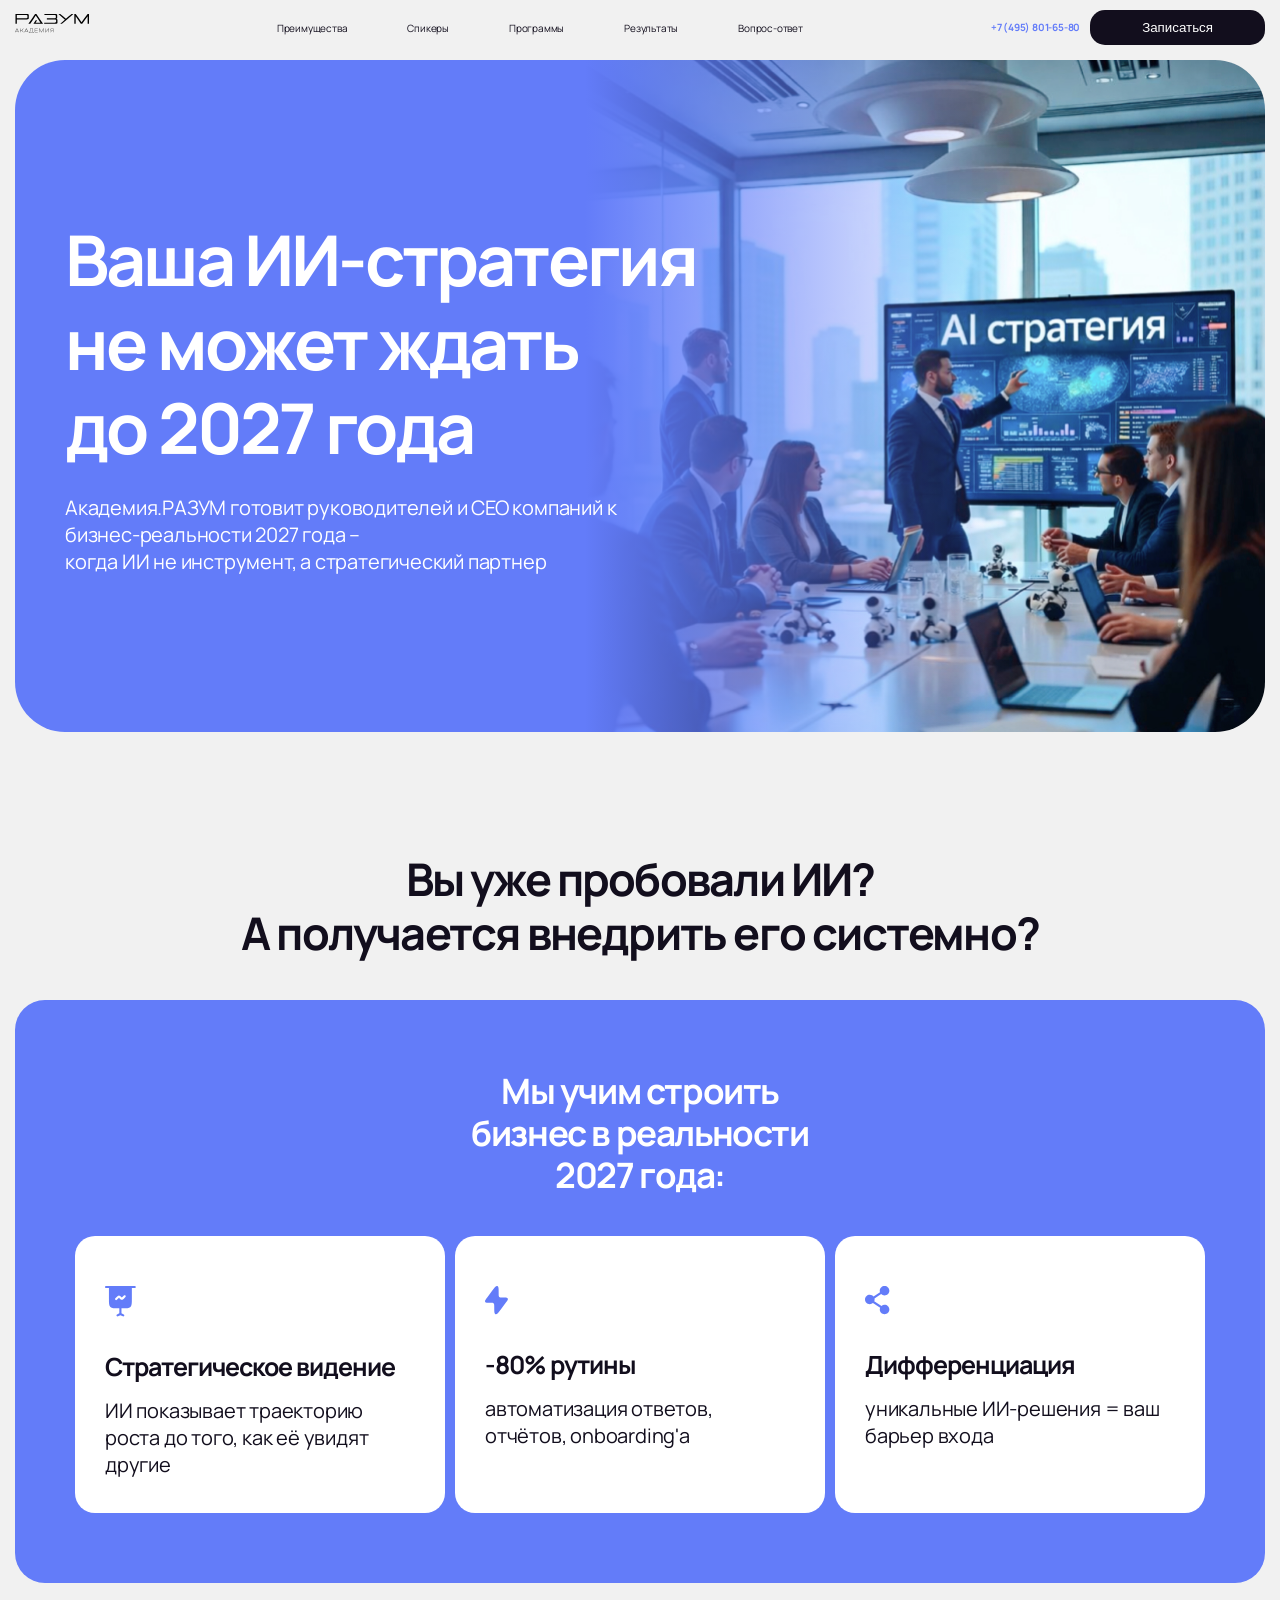
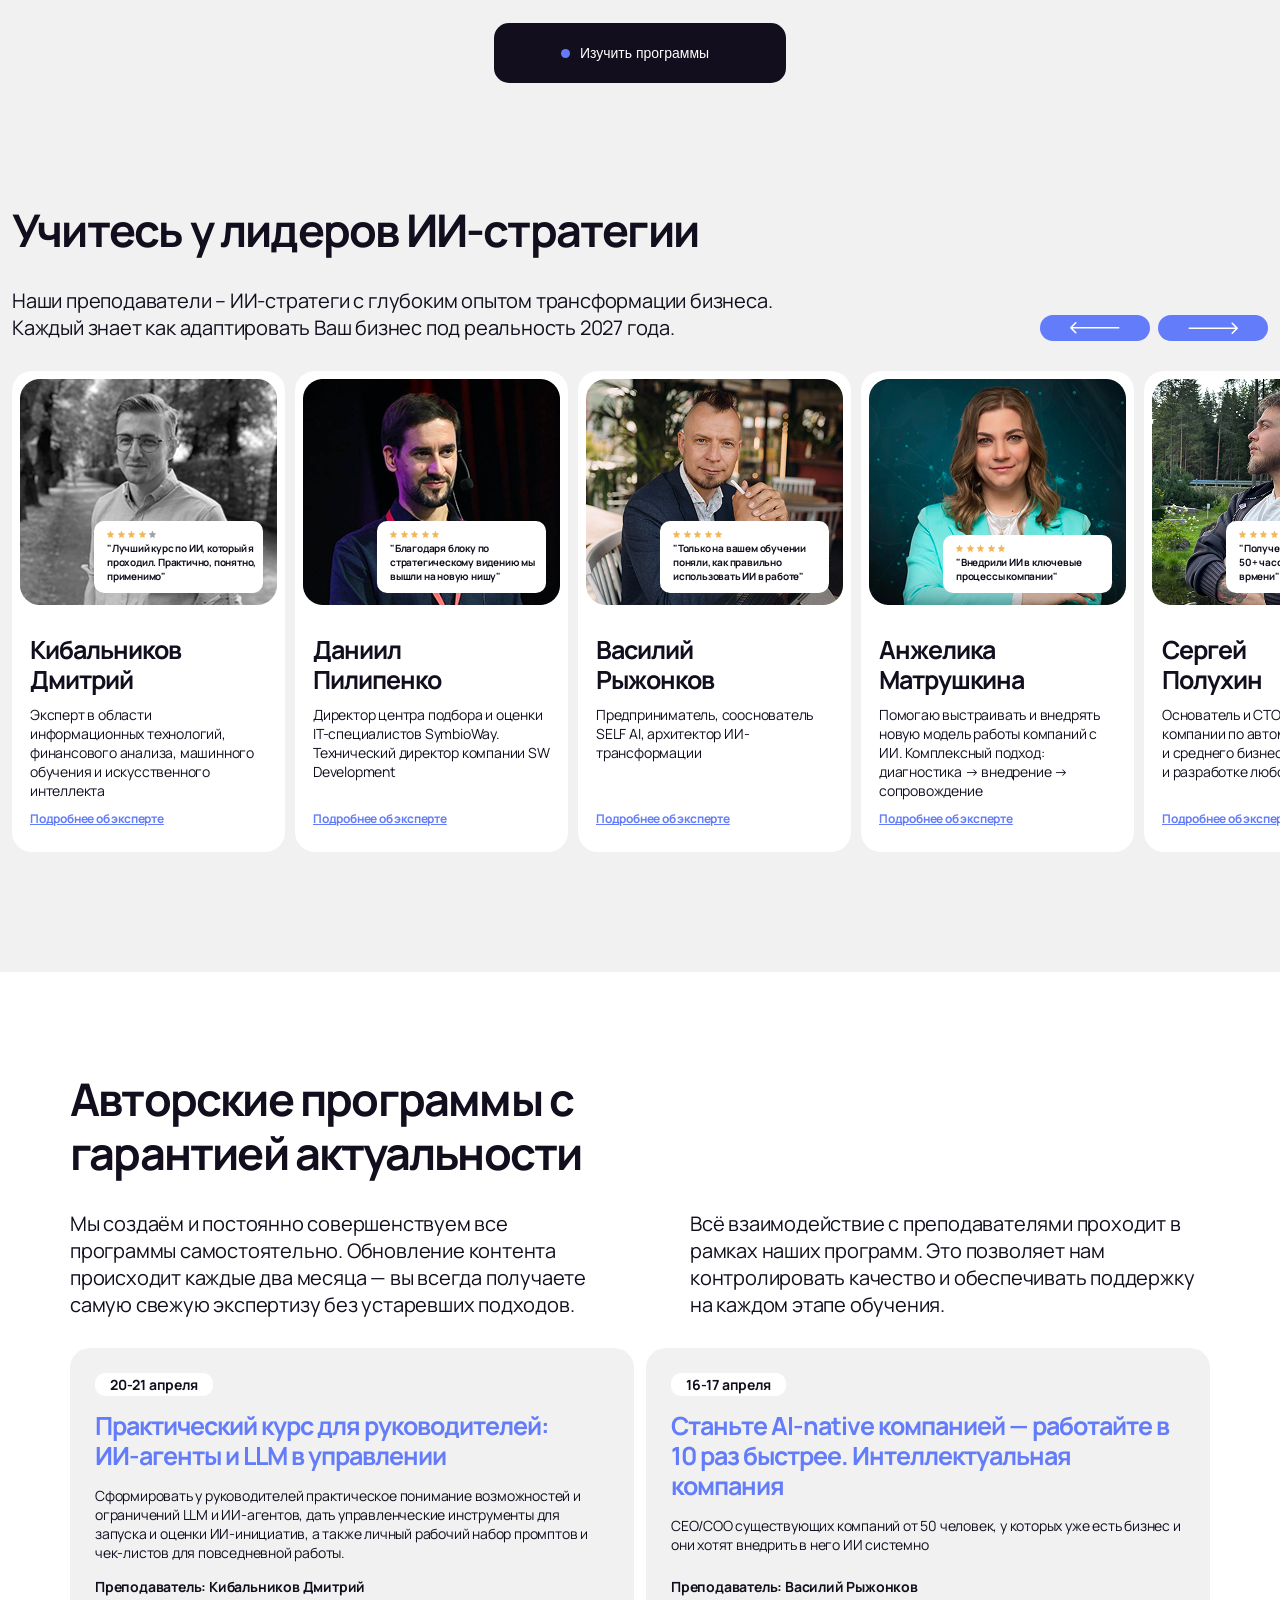
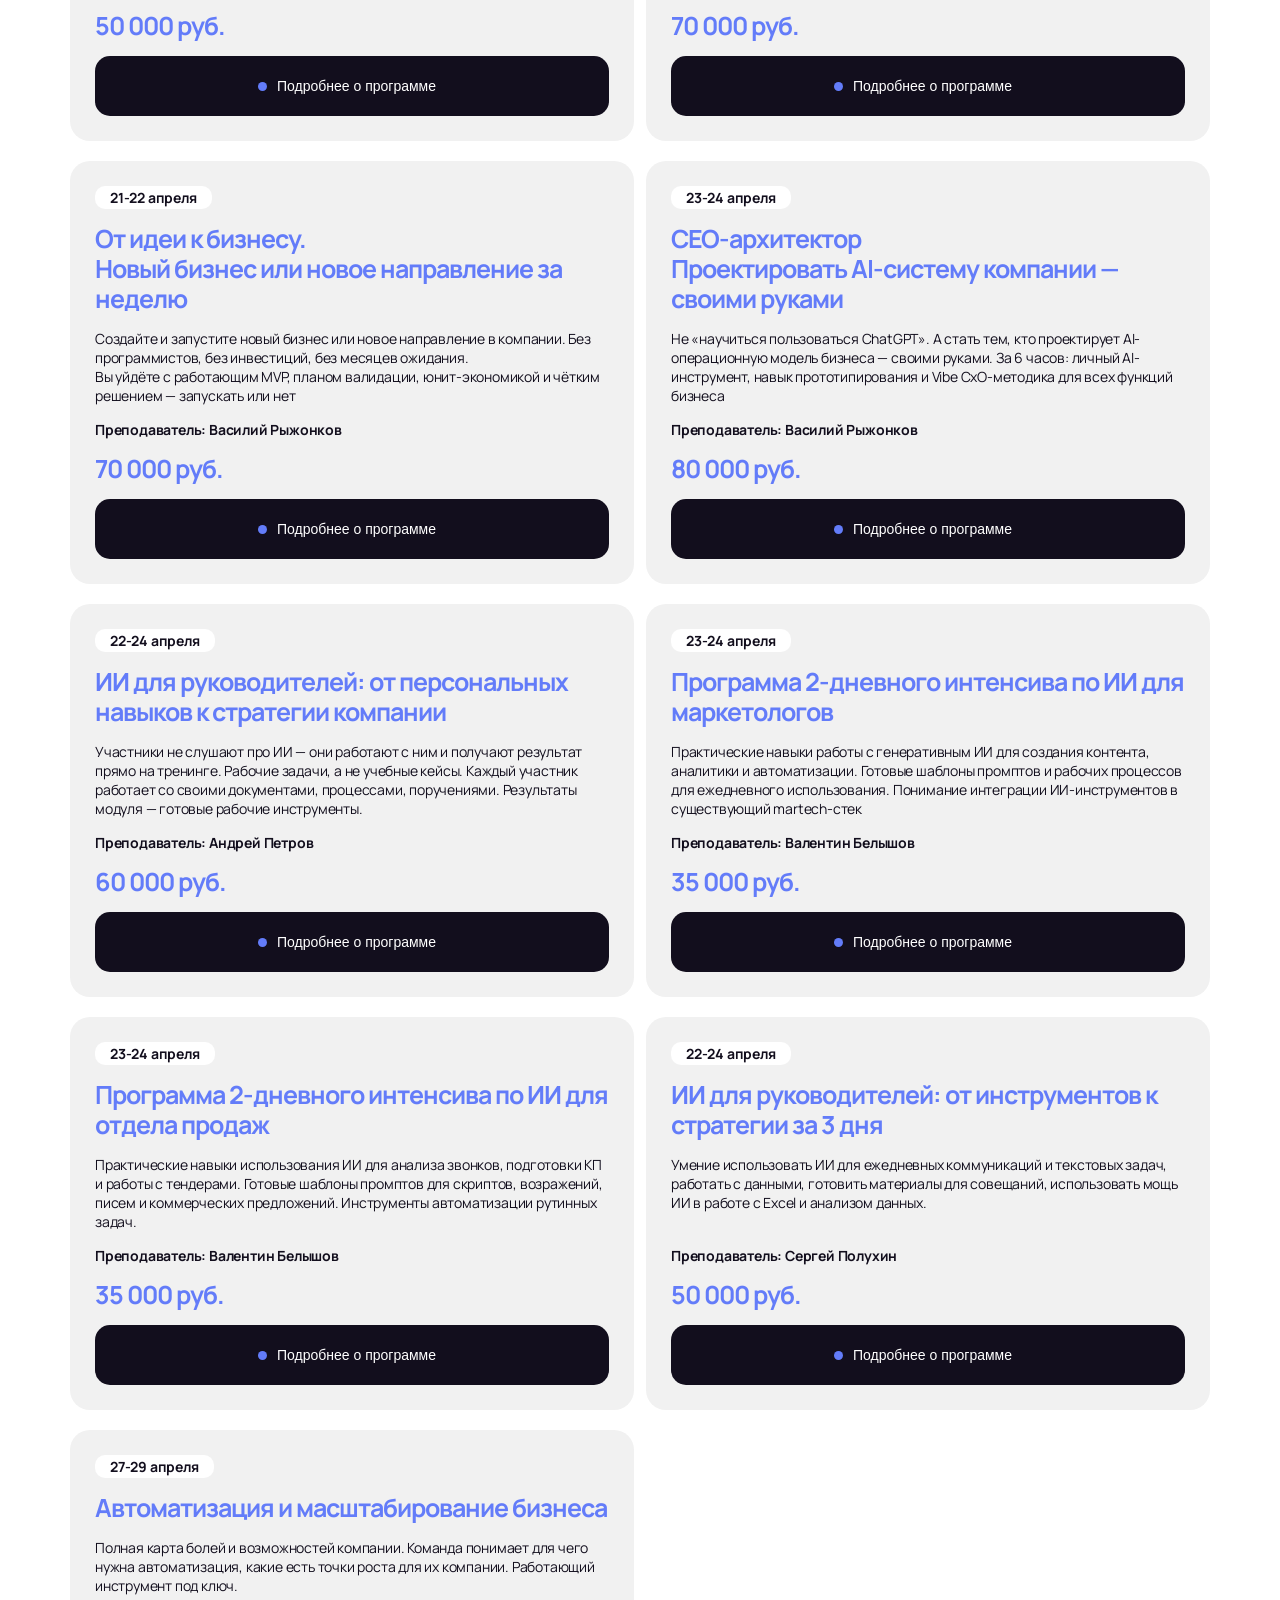
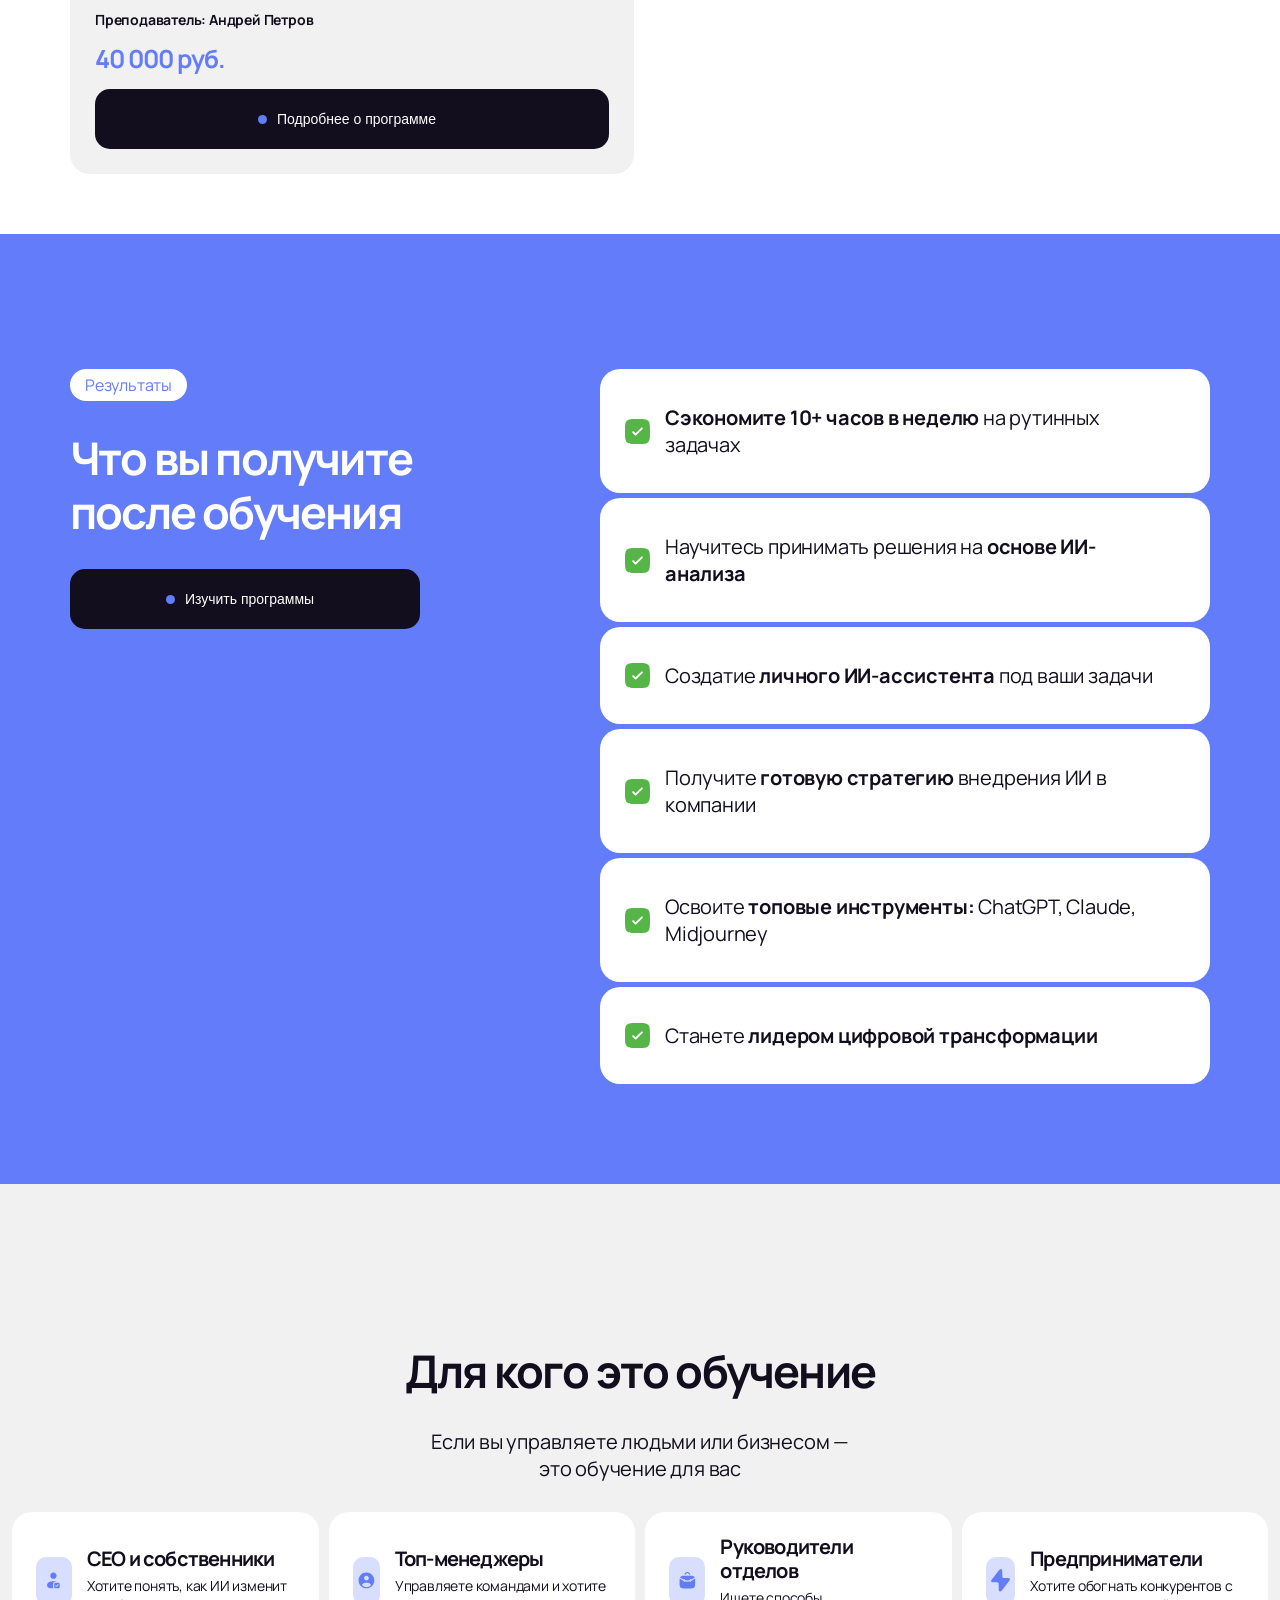
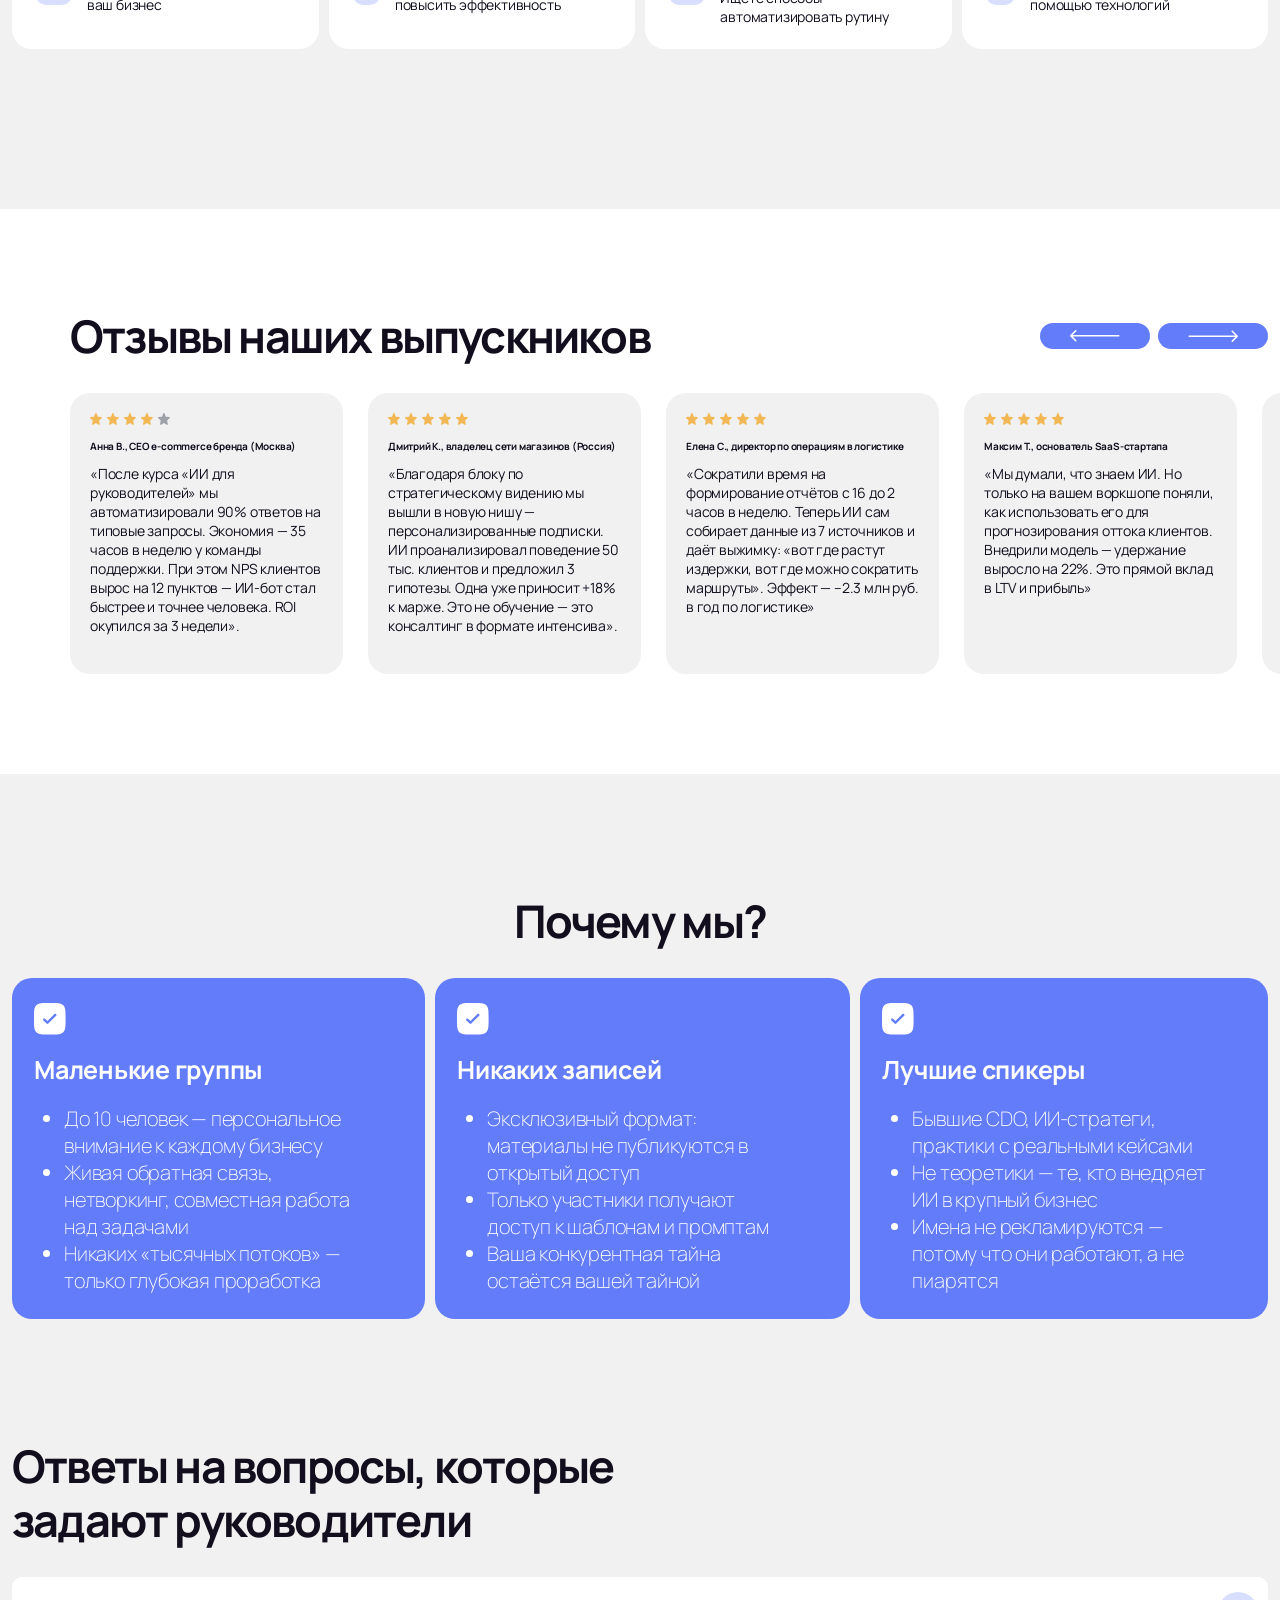
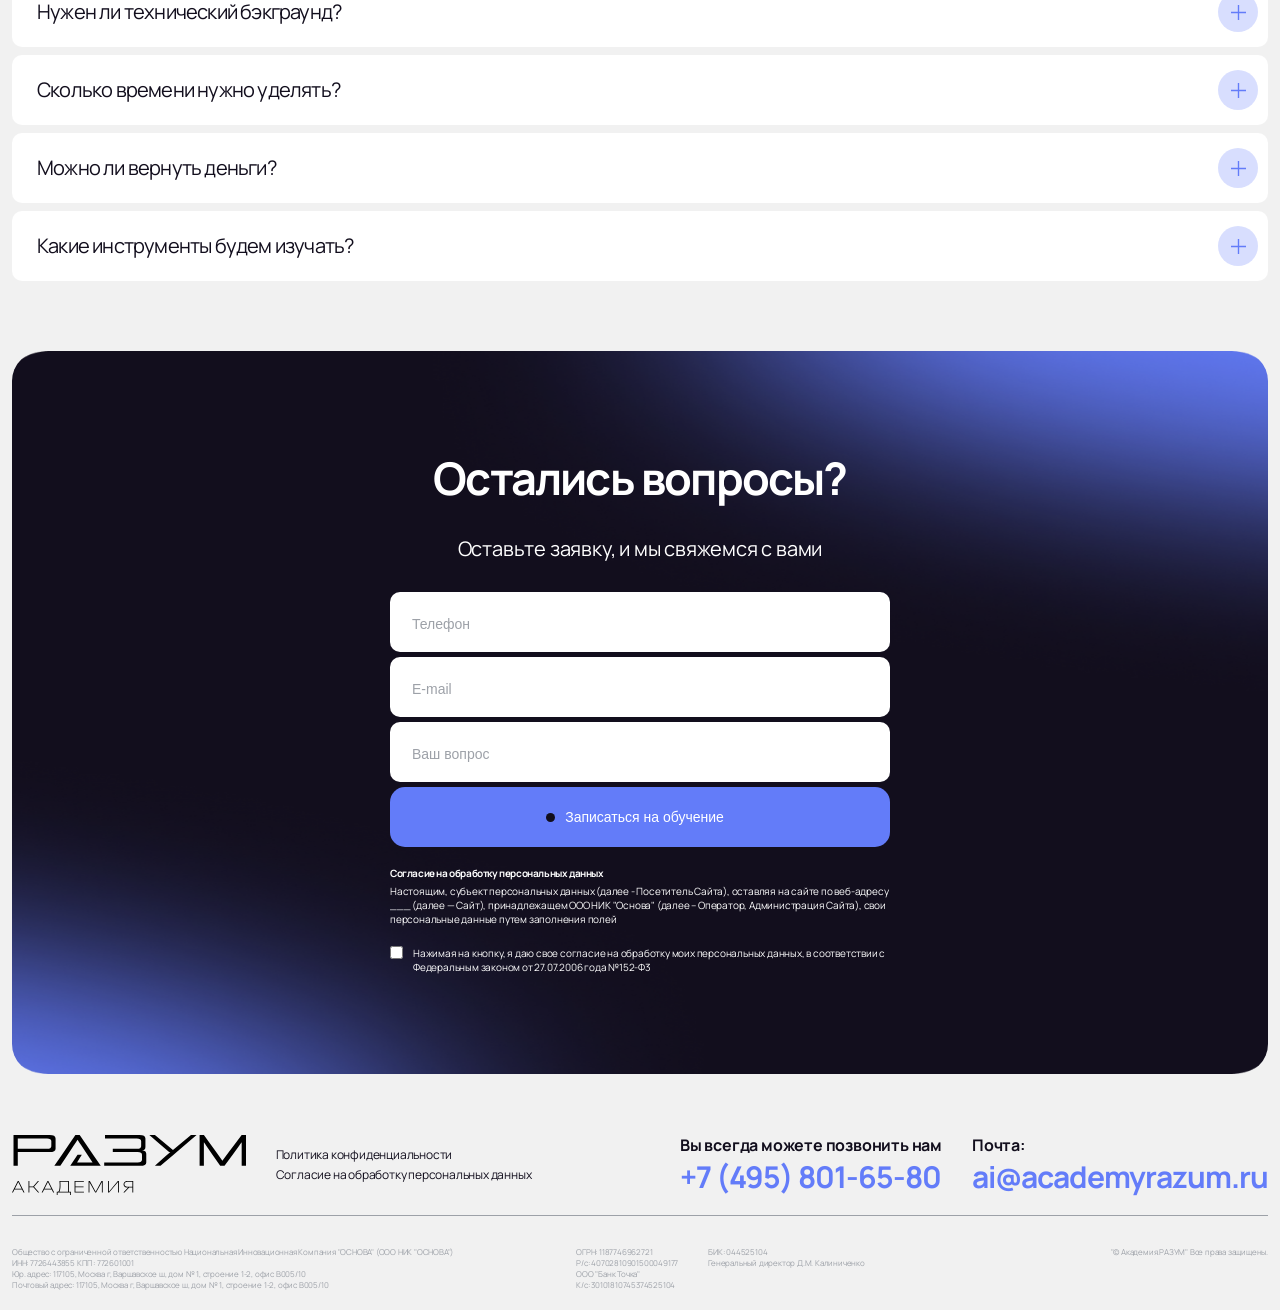
<file: index.html>
<!doctype html>
<html lang="ru">
  <head>
    <meta charset="UTF-8" />
    <meta name="viewport" content="width=device-width, initial-scale=1.0" />
    <link rel="stylesheet" href="./style/css/style.css" />
    <script src="./scripts/popup-speakers.js" defer></script>
    <script src="./scripts/slider.js" defer></script>
    <script src="./scripts/header.js" defer></script>
    <script src="./scripts/accordeon.js" defer></script>
    <title>Академия РАЗУМ</title>
  </head>
  <body>
    <header class="header">
      <div class="container">
        <a href="./index.html"><img src="./image/logo.svg" alt="logo" class="header__logo" /></a>
        <nav class="header__nav">
          <ul>
            <li><a href="#">Преимущества</a></li>
            <li><a href="#">Спикеры</a></li>
            <li><a href="#">Программы</a></li>
            <li><a href="#">Результаты</a></li>
            <li><a href="#">Вопрос-ответ</a></li>
          </ul>
        </nav>
        <div class="header__contact">
          <span><a href="tel:+74958016580">+7 (495) 801-65-80</a></span>
          <button class="btn" data-open-modal>Записаться</button>
        </div>
        <button class="header__burger">
          <span></span>
          <span></span>
        </button>
        <div class="header__burger-menu">
          <div class="burger-menu__header">
            <a href="./index.html"><img src="./image/logo.svg" alt="" class="burger-menu__logo" /></a>
            <button class="header__burger-close">
              <span></span>
              <span></span>
            </button>
          </div>
          <div class="burger-menu__nav">
            <nav>
              <ul>
                <li><a href="#">Преимущества</a></li>
                <li><a href="#">Спикеры</a></li>
                <li><a href="#">Программы</a></li>
                <li><a href="#">Результаты</a></li>
                <li><a href="#">Вопрос-ответ</a></li>
              </ul>
            </nav>
          </div>
          <div class="burger-menu__contact">
            <span><a href="tel:+74958016580">+7 (495) 801-65-80</a></span>
            <button class="btn" data-open-modal>Записаться</button>
          </div>
        </div>
        <div class="header__form-modal">
          <img
            src="./image/icons/close-white.svg"
            alt=""
            class="header__modal-close"
          />
          <h2>Готовы начать?</h2>
          <p>
            Оставьте заявку, и мы свяжемся с вами для подбора оптимальной
            программы, соответствующую вашим лидерским целям
          </p>
          <div class="header__form--content">
            <form action="" class="header__form--request">
              <div class="header__request--field">
                <input
                  type="text"
                  name="name"
                  id="name"
                  placeholder="Имя"
                  class="header__request--input"
                  required
                />
              </div>
              <div class="header__request--field">
                <input
                  type="tel"
                  name="header-phone"
                  id="header-phone"
                  placeholder="Телефон"
                  class="header__request--input"
                  required
                />
              </div>
              <div class="header__request--field">
                <input
                  type="email"
                  name="header-email"
                  id="header-email"
                  placeholder="E-mail"
                  class="header__request--input"
                  required
                />
              </div>
              <div class="header__request--field">
                <input
                  type="text"
                  name="count"
                  id="count"
                  placeholder="Количество учеников"
                  class="header__request--input"
                  required
                />
              </div>
              <div class="header__request--field">
                <input
                  type="text"
                  name="company"
                  id="company"
                  placeholder="Компания"
                  class="header__request--input"
                  required
                />
              </div>
              <button class="header__request--submit btn" type="submit">
                <span>Записаться на обучение</span>
              </button>
            </form>
            <div class="header__form--pd-text">
              <h6>Согласие на обработку персональных данных</h6>
              <p>
                Настоящим, субъект персональных данных (далее - Посетитель
                Сайта), оставляя на сайте по веб-адресу ___ (далее — Сайт),
                принадлежащем ООО НИК "Основа" (далее – Оператор, Администрация
                Сайта), свои персональные данные путем заполнения полей
              </p>
            </div>
            <div class="header__form--pd-agree">
              <input
                class="header__form--pd-checkbox"
                name="form-pd-checkbox"
                id="form-pd-checkbox"
                type="checkbox"
                required
              />
              <label for="form-pd-checkbox"
                >Нажимая на кнопку, я даю свое согласие на обработку моих
                персональных данных, в соответствии с Федеральным законом от
                27.07.2006 года №152-Ф3</label
              >
            </div>
          </div>
        </div>
        <div class="header__overlay"></div>
      </div>
    </header>
    <main class="main">
      <section class="hero">
        <div class="container">
          <div class="hero__text">
            <h1>Ваша ИИ-стратегия<br />не может ждать<br />до 2027 года</h1>
            <p>
              Академия.РАЗУМ готовит руководителей и СЕО компаний к
              бизнес-реальности 2027 года –<br />когда ИИ не инструмент, а
              стратегический партнер
            </p>
          </div>
        </div>
      </section>
      <section class="advantages">
        <div class="container">
          <h2>Вы уже пробовали ИИ?<br />А получается внедрить его системно?</h2>
          <div class="banner">
            <h3>Мы учим строить бизнес в реальности 2027 года:</h3>
            <div class="banner__content">
              <div class="block">
                <img src="./image/icons/strategy-icon.svg" alt="" />
                <div class="block__text">
                  <h5>Стратегическое видение</h5>
                  <p>
                    ИИ показывает траекторию роста до того, как её увидят другие
                  </p>
                </div>
              </div>
              <div class="block">
                <img src="./image/icons/energy-icon.svg" alt="" />
                <div class="block__text">
                  <h5>-80% рутины</h5>
                  <p>автоматизация ответов, отчётов, onboarding'а</p>
                </div>
              </div>
              <div class="block">
                <img src="./image/icons/differ-icon.svg" alt="" />
                <div class="block__text">
                  <h5>Дифференциация</h5>
                  <p>уникальные ИИ-решения = ваш барьер входа</p>
                </div>
              </div>
            </div>
          </div>
          <button class="btn">
            <a href="#">Изучить программы</a>
          </button>
        </div>
      </section>
      <section class="speakers">
        <div class="container">
          <h2>Учитесь у лидеров ИИ-стратегии</h2>
          <div class="speakers__subtitle">
            <p>
              Наши преподаватели – ИИ-стратеги с глубоким опытом трансформации
              бизнеса. Каждый знает как адаптировать Ваш бизнес под реальность
              2027 года.
            </p>
          </div>
          <div class="speakers__button">
            <button class="button__prev">
              <img src="./image/arrow.svg" alt="" />
            </button>
            <button class="button__next">
              <img src="./image/arrow.svg" alt="" />
            </button>
          </div>
          <div class="slider">
            <div class="slider-card pop-up" data-popup="speaker-1">
              <div class="slider-card__review">
                <img src="./image/speakers/k-dmitrii.png" alt="speaker photo" />
                <div class="slider-card__rate">
                  <div class="slider-card__stars">
                    <svg
                      width="7"
                      height="7"
                      viewBox="0 0 12 12"
                      fill="none"
                      xmlns="http://www.w3.org/2000/svg"
                    >
                      <path
                        d="M5.92828 9.93331L3.05446 11.746C2.92751 11.8305 2.79478 11.8668 2.65629 11.8547C2.51779 11.8426 2.3966 11.7943 2.29273 11.7097C2.18886 11.6251 2.10807 11.5195 2.05036 11.3929C1.99265 11.2662 1.98111 11.1241 2.01574 10.9665L2.77747 7.54062L0.232589 5.23855C0.117175 5.12979 0.0451563 5.00581 0.0165336 4.8666C-0.0120891 4.72739 -0.00354847 4.59156 0.0421555 4.45911C0.0878595 4.32667 0.157108 4.21791 0.249901 4.13284C0.342694 4.04776 0.469649 3.99338 0.630767 3.9697L3.98932 3.66155L5.28773 0.435036C5.34543 0.290024 5.435 0.181265 5.55641 0.108759C5.67783 0.0362528 5.80178 0 5.92828 0C6.05477 0 6.17872 0.0362528 6.30014 0.108759C6.42156 0.181265 6.51112 0.290024 6.56882 0.435036L7.86723 3.66155L11.2258 3.9697C11.3874 3.99387 11.5143 4.04825 11.6067 4.13284C11.699 4.21743 11.7682 4.32619 11.8144 4.45911C11.8606 4.59204 11.8693 4.72811 11.8407 4.86732C11.8121 5.00653 11.7398 5.13028 11.624 5.23855L9.07908 7.54062L9.84081 10.9665C9.87544 11.1236 9.8639 11.2657 9.80619 11.3929C9.74848 11.52 9.66769 11.6256 9.56382 11.7097C9.45995 11.7938 9.33876 11.8421 9.20027 11.8547C9.06177 11.8673 8.92904 11.831 8.80209 11.746L5.92828 9.93331Z"
                        fill="currentColor"
                      />
                    </svg>

                    <svg
                      width="7"
                      height="7"
                      viewBox="0 0 12 12"
                      fill="none"
                      xmlns="http://www.w3.org/2000/svg"
                    >
                      <path
                        d="M5.92828 9.93331L3.05446 11.746C2.92751 11.8305 2.79478 11.8668 2.65629 11.8547C2.51779 11.8426 2.3966 11.7943 2.29273 11.7097C2.18886 11.6251 2.10807 11.5195 2.05036 11.3929C1.99265 11.2662 1.98111 11.1241 2.01574 10.9665L2.77747 7.54062L0.232589 5.23855C0.117175 5.12979 0.0451563 5.00581 0.0165336 4.8666C-0.0120891 4.72739 -0.00354847 4.59156 0.0421555 4.45911C0.0878595 4.32667 0.157108 4.21791 0.249901 4.13284C0.342694 4.04776 0.469649 3.99338 0.630767 3.9697L3.98932 3.66155L5.28773 0.435036C5.34543 0.290024 5.435 0.181265 5.55641 0.108759C5.67783 0.0362528 5.80178 0 5.92828 0C6.05477 0 6.17872 0.0362528 6.30014 0.108759C6.42156 0.181265 6.51112 0.290024 6.56882 0.435036L7.86723 3.66155L11.2258 3.9697C11.3874 3.99387 11.5143 4.04825 11.6067 4.13284C11.699 4.21743 11.7682 4.32619 11.8144 4.45911C11.8606 4.59204 11.8693 4.72811 11.8407 4.86732C11.8121 5.00653 11.7398 5.13028 11.624 5.23855L9.07908 7.54062L9.84081 10.9665C9.87544 11.1236 9.8639 11.2657 9.80619 11.3929C9.74848 11.52 9.66769 11.6256 9.56382 11.7097C9.45995 11.7938 9.33876 11.8421 9.20027 11.8547C9.06177 11.8673 8.92904 11.831 8.80209 11.746L5.92828 9.93331Z"
                        fill="currentColor"
                      />
                    </svg>

                    <svg
                      width="7"
                      height="7"
                      viewBox="0 0 12 12"
                      fill="none"
                      xmlns="http://www.w3.org/2000/svg"
                    >
                      <path
                        d="M5.92828 9.93331L3.05446 11.746C2.92751 11.8305 2.79478 11.8668 2.65629 11.8547C2.51779 11.8426 2.3966 11.7943 2.29273 11.7097C2.18886 11.6251 2.10807 11.5195 2.05036 11.3929C1.99265 11.2662 1.98111 11.1241 2.01574 10.9665L2.77747 7.54062L0.232589 5.23855C0.117175 5.12979 0.0451563 5.00581 0.0165336 4.8666C-0.0120891 4.72739 -0.00354847 4.59156 0.0421555 4.45911C0.0878595 4.32667 0.157108 4.21791 0.249901 4.13284C0.342694 4.04776 0.469649 3.99338 0.630767 3.9697L3.98932 3.66155L5.28773 0.435036C5.34543 0.290024 5.435 0.181265 5.55641 0.108759C5.67783 0.0362528 5.80178 0 5.92828 0C6.05477 0 6.17872 0.0362528 6.30014 0.108759C6.42156 0.181265 6.51112 0.290024 6.56882 0.435036L7.86723 3.66155L11.2258 3.9697C11.3874 3.99387 11.5143 4.04825 11.6067 4.13284C11.699 4.21743 11.7682 4.32619 11.8144 4.45911C11.8606 4.59204 11.8693 4.72811 11.8407 4.86732C11.8121 5.00653 11.7398 5.13028 11.624 5.23855L9.07908 7.54062L9.84081 10.9665C9.87544 11.1236 9.8639 11.2657 9.80619 11.3929C9.74848 11.52 9.66769 11.6256 9.56382 11.7097C9.45995 11.7938 9.33876 11.8421 9.20027 11.8547C9.06177 11.8673 8.92904 11.831 8.80209 11.746L5.92828 9.93331Z"
                        fill="currentColor"
                      />
                    </svg>

                    <svg
                      width="7"
                      height="7"
                      viewBox="0 0 12 12"
                      fill="none"
                      xmlns="http://www.w3.org/2000/svg"
                    >
                      <path
                        d="M5.92828 9.93331L3.05446 11.746C2.92751 11.8305 2.79478 11.8668 2.65629 11.8547C2.51779 11.8426 2.3966 11.7943 2.29273 11.7097C2.18886 11.6251 2.10807 11.5195 2.05036 11.3929C1.99265 11.2662 1.98111 11.1241 2.01574 10.9665L2.77747 7.54062L0.232589 5.23855C0.117175 5.12979 0.0451563 5.00581 0.0165336 4.8666C-0.0120891 4.72739 -0.00354847 4.59156 0.0421555 4.45911C0.0878595 4.32667 0.157108 4.21791 0.249901 4.13284C0.342694 4.04776 0.469649 3.99338 0.630767 3.9697L3.98932 3.66155L5.28773 0.435036C5.34543 0.290024 5.435 0.181265 5.55641 0.108759C5.67783 0.0362528 5.80178 0 5.92828 0C6.05477 0 6.17872 0.0362528 6.30014 0.108759C6.42156 0.181265 6.51112 0.290024 6.56882 0.435036L7.86723 3.66155L11.2258 3.9697C11.3874 3.99387 11.5143 4.04825 11.6067 4.13284C11.699 4.21743 11.7682 4.32619 11.8144 4.45911C11.8606 4.59204 11.8693 4.72811 11.8407 4.86732C11.8121 5.00653 11.7398 5.13028 11.624 5.23855L9.07908 7.54062L9.84081 10.9665C9.87544 11.1236 9.8639 11.2657 9.80619 11.3929C9.74848 11.52 9.66769 11.6256 9.56382 11.7097C9.45995 11.7938 9.33876 11.8421 9.20027 11.8547C9.06177 11.8673 8.92904 11.831 8.80209 11.746L5.92828 9.93331Z"
                        fill="currentColor"
                      />
                    </svg>

                    <svg
                      width="7"
                      height="7"
                      viewBox="0 0 12 12"
                      fill="none"
                      xmlns="http://www.w3.org/2000/svg"
                      class="empty"
                    >
                      <path
                        d="M5.92828 9.93331L3.05446 11.746C2.92751 11.8305 2.79478 11.8668 2.65629 11.8547C2.51779 11.8426 2.3966 11.7943 2.29273 11.7097C2.18886 11.6251 2.10807 11.5195 2.05036 11.3929C1.99265 11.2662 1.98111 11.1241 2.01574 10.9665L2.77747 7.54062L0.232589 5.23855C0.117175 5.12979 0.0451563 5.00581 0.0165336 4.8666C-0.0120891 4.72739 -0.00354847 4.59156 0.0421555 4.45911C0.0878595 4.32667 0.157108 4.21791 0.249901 4.13284C0.342694 4.04776 0.469649 3.99338 0.630767 3.9697L3.98932 3.66155L5.28773 0.435036C5.34543 0.290024 5.435 0.181265 5.55641 0.108759C5.67783 0.0362528 5.80178 0 5.92828 0C6.05477 0 6.17872 0.0362528 6.30014 0.108759C6.42156 0.181265 6.51112 0.290024 6.56882 0.435036L7.86723 3.66155L11.2258 3.9697C11.3874 3.99387 11.5143 4.04825 11.6067 4.13284C11.699 4.21743 11.7682 4.32619 11.8144 4.45911C11.8606 4.59204 11.8693 4.72811 11.8407 4.86732C11.8121 5.00653 11.7398 5.13028 11.624 5.23855L9.07908 7.54062L9.84081 10.9665C9.87544 11.1236 9.8639 11.2657 9.80619 11.3929C9.74848 11.52 9.66769 11.6256 9.56382 11.7097C9.45995 11.7938 9.33876 11.8421 9.20027 11.8547C9.06177 11.8673 8.92904 11.831 8.80209 11.746L5.92828 9.93331Z"
                        fill="currentColor"
                      />
                    </svg>
                  </div>
                  <p>
                    "Лучший курс по ИИ, который я проходил. Практично, понятно,
                    применимо"
                  </p>
                </div>
              </div>
              <div class="slider-card__content">
                <div class="slider-card__text">
                  <h5>Кибальников<br />Дмитрий</h5>
                  <p>
                    Эксперт в области информационных технологий, финансового
                    анализа, машинного обучения и искусственного интеллекта
                  </p>
                </div>
                <a href="#" class="slider-card__open-popup"
                  >Подробнее об эксперте</a
                >
              </div>
            </div>
            <div class="slider-card pop-up" data-popup="speaker-2">
              <div class="slider-card__review">
                <img src="./image/speakers/p-daniil.png" alt="speaker photo" />
                <div class="slider-card__rate">
                  <div class="slider-card__stars">
                    <svg
                      width="7"
                      height="7"
                      viewBox="0 0 12 12"
                      fill="none"
                      xmlns="http://www.w3.org/2000/svg"
                    >
                      <path
                        d="M5.92828 9.93331L3.05446 11.746C2.92751 11.8305 2.79478 11.8668 2.65629 11.8547C2.51779 11.8426 2.3966 11.7943 2.29273 11.7097C2.18886 11.6251 2.10807 11.5195 2.05036 11.3929C1.99265 11.2662 1.98111 11.1241 2.01574 10.9665L2.77747 7.54062L0.232589 5.23855C0.117175 5.12979 0.0451563 5.00581 0.0165336 4.8666C-0.0120891 4.72739 -0.00354847 4.59156 0.0421555 4.45911C0.0878595 4.32667 0.157108 4.21791 0.249901 4.13284C0.342694 4.04776 0.469649 3.99338 0.630767 3.9697L3.98932 3.66155L5.28773 0.435036C5.34543 0.290024 5.435 0.181265 5.55641 0.108759C5.67783 0.0362528 5.80178 0 5.92828 0C6.05477 0 6.17872 0.0362528 6.30014 0.108759C6.42156 0.181265 6.51112 0.290024 6.56882 0.435036L7.86723 3.66155L11.2258 3.9697C11.3874 3.99387 11.5143 4.04825 11.6067 4.13284C11.699 4.21743 11.7682 4.32619 11.8144 4.45911C11.8606 4.59204 11.8693 4.72811 11.8407 4.86732C11.8121 5.00653 11.7398 5.13028 11.624 5.23855L9.07908 7.54062L9.84081 10.9665C9.87544 11.1236 9.8639 11.2657 9.80619 11.3929C9.74848 11.52 9.66769 11.6256 9.56382 11.7097C9.45995 11.7938 9.33876 11.8421 9.20027 11.8547C9.06177 11.8673 8.92904 11.831 8.80209 11.746L5.92828 9.93331Z"
                        fill="currentColor"
                      />
                    </svg>

                    <svg
                      width="7"
                      height="7"
                      viewBox="0 0 12 12"
                      fill="none"
                      xmlns="http://www.w3.org/2000/svg"
                    >
                      <path
                        d="M5.92828 9.93331L3.05446 11.746C2.92751 11.8305 2.79478 11.8668 2.65629 11.8547C2.51779 11.8426 2.3966 11.7943 2.29273 11.7097C2.18886 11.6251 2.10807 11.5195 2.05036 11.3929C1.99265 11.2662 1.98111 11.1241 2.01574 10.9665L2.77747 7.54062L0.232589 5.23855C0.117175 5.12979 0.0451563 5.00581 0.0165336 4.8666C-0.0120891 4.72739 -0.00354847 4.59156 0.0421555 4.45911C0.0878595 4.32667 0.157108 4.21791 0.249901 4.13284C0.342694 4.04776 0.469649 3.99338 0.630767 3.9697L3.98932 3.66155L5.28773 0.435036C5.34543 0.290024 5.435 0.181265 5.55641 0.108759C5.67783 0.0362528 5.80178 0 5.92828 0C6.05477 0 6.17872 0.0362528 6.30014 0.108759C6.42156 0.181265 6.51112 0.290024 6.56882 0.435036L7.86723 3.66155L11.2258 3.9697C11.3874 3.99387 11.5143 4.04825 11.6067 4.13284C11.699 4.21743 11.7682 4.32619 11.8144 4.45911C11.8606 4.59204 11.8693 4.72811 11.8407 4.86732C11.8121 5.00653 11.7398 5.13028 11.624 5.23855L9.07908 7.54062L9.84081 10.9665C9.87544 11.1236 9.8639 11.2657 9.80619 11.3929C9.74848 11.52 9.66769 11.6256 9.56382 11.7097C9.45995 11.7938 9.33876 11.8421 9.20027 11.8547C9.06177 11.8673 8.92904 11.831 8.80209 11.746L5.92828 9.93331Z"
                        fill="currentColor"
                      />
                    </svg>

                    <svg
                      width="7"
                      height="7"
                      viewBox="0 0 12 12"
                      fill="none"
                      xmlns="http://www.w3.org/2000/svg"
                    >
                      <path
                        d="M5.92828 9.93331L3.05446 11.746C2.92751 11.8305 2.79478 11.8668 2.65629 11.8547C2.51779 11.8426 2.3966 11.7943 2.29273 11.7097C2.18886 11.6251 2.10807 11.5195 2.05036 11.3929C1.99265 11.2662 1.98111 11.1241 2.01574 10.9665L2.77747 7.54062L0.232589 5.23855C0.117175 5.12979 0.0451563 5.00581 0.0165336 4.8666C-0.0120891 4.72739 -0.00354847 4.59156 0.0421555 4.45911C0.0878595 4.32667 0.157108 4.21791 0.249901 4.13284C0.342694 4.04776 0.469649 3.99338 0.630767 3.9697L3.98932 3.66155L5.28773 0.435036C5.34543 0.290024 5.435 0.181265 5.55641 0.108759C5.67783 0.0362528 5.80178 0 5.92828 0C6.05477 0 6.17872 0.0362528 6.30014 0.108759C6.42156 0.181265 6.51112 0.290024 6.56882 0.435036L7.86723 3.66155L11.2258 3.9697C11.3874 3.99387 11.5143 4.04825 11.6067 4.13284C11.699 4.21743 11.7682 4.32619 11.8144 4.45911C11.8606 4.59204 11.8693 4.72811 11.8407 4.86732C11.8121 5.00653 11.7398 5.13028 11.624 5.23855L9.07908 7.54062L9.84081 10.9665C9.87544 11.1236 9.8639 11.2657 9.80619 11.3929C9.74848 11.52 9.66769 11.6256 9.56382 11.7097C9.45995 11.7938 9.33876 11.8421 9.20027 11.8547C9.06177 11.8673 8.92904 11.831 8.80209 11.746L5.92828 9.93331Z"
                        fill="currentColor"
                      />
                    </svg>

                    <svg
                      width="7"
                      height="7"
                      viewBox="0 0 12 12"
                      fill="none"
                      xmlns="http://www.w3.org/2000/svg"
                    >
                      <path
                        d="M5.92828 9.93331L3.05446 11.746C2.92751 11.8305 2.79478 11.8668 2.65629 11.8547C2.51779 11.8426 2.3966 11.7943 2.29273 11.7097C2.18886 11.6251 2.10807 11.5195 2.05036 11.3929C1.99265 11.2662 1.98111 11.1241 2.01574 10.9665L2.77747 7.54062L0.232589 5.23855C0.117175 5.12979 0.0451563 5.00581 0.0165336 4.8666C-0.0120891 4.72739 -0.00354847 4.59156 0.0421555 4.45911C0.0878595 4.32667 0.157108 4.21791 0.249901 4.13284C0.342694 4.04776 0.469649 3.99338 0.630767 3.9697L3.98932 3.66155L5.28773 0.435036C5.34543 0.290024 5.435 0.181265 5.55641 0.108759C5.67783 0.0362528 5.80178 0 5.92828 0C6.05477 0 6.17872 0.0362528 6.30014 0.108759C6.42156 0.181265 6.51112 0.290024 6.56882 0.435036L7.86723 3.66155L11.2258 3.9697C11.3874 3.99387 11.5143 4.04825 11.6067 4.13284C11.699 4.21743 11.7682 4.32619 11.8144 4.45911C11.8606 4.59204 11.8693 4.72811 11.8407 4.86732C11.8121 5.00653 11.7398 5.13028 11.624 5.23855L9.07908 7.54062L9.84081 10.9665C9.87544 11.1236 9.8639 11.2657 9.80619 11.3929C9.74848 11.52 9.66769 11.6256 9.56382 11.7097C9.45995 11.7938 9.33876 11.8421 9.20027 11.8547C9.06177 11.8673 8.92904 11.831 8.80209 11.746L5.92828 9.93331Z"
                        fill="currentColor"
                      />
                    </svg>

                    <svg
                      width="7"
                      height="7"
                      viewBox="0 0 12 12"
                      fill="none"
                      xmlns="http://www.w3.org/2000/svg"
                    >
                      <path
                        d="M5.92828 9.93331L3.05446 11.746C2.92751 11.8305 2.79478 11.8668 2.65629 11.8547C2.51779 11.8426 2.3966 11.7943 2.29273 11.7097C2.18886 11.6251 2.10807 11.5195 2.05036 11.3929C1.99265 11.2662 1.98111 11.1241 2.01574 10.9665L2.77747 7.54062L0.232589 5.23855C0.117175 5.12979 0.0451563 5.00581 0.0165336 4.8666C-0.0120891 4.72739 -0.00354847 4.59156 0.0421555 4.45911C0.0878595 4.32667 0.157108 4.21791 0.249901 4.13284C0.342694 4.04776 0.469649 3.99338 0.630767 3.9697L3.98932 3.66155L5.28773 0.435036C5.34543 0.290024 5.435 0.181265 5.55641 0.108759C5.67783 0.0362528 5.80178 0 5.92828 0C6.05477 0 6.17872 0.0362528 6.30014 0.108759C6.42156 0.181265 6.51112 0.290024 6.56882 0.435036L7.86723 3.66155L11.2258 3.9697C11.3874 3.99387 11.5143 4.04825 11.6067 4.13284C11.699 4.21743 11.7682 4.32619 11.8144 4.45911C11.8606 4.59204 11.8693 4.72811 11.8407 4.86732C11.8121 5.00653 11.7398 5.13028 11.624 5.23855L9.07908 7.54062L9.84081 10.9665C9.87544 11.1236 9.8639 11.2657 9.80619 11.3929C9.74848 11.52 9.66769 11.6256 9.56382 11.7097C9.45995 11.7938 9.33876 11.8421 9.20027 11.8547C9.06177 11.8673 8.92904 11.831 8.80209 11.746L5.92828 9.93331Z"
                        fill="currentColor"
                      />
                    </svg>
                  </div>
                  <p>
                    "Благодаря блоку по стратегическому видению мы вышли на
                    новую нишу"
                  </p>
                </div>
              </div>
              <div class="slider-card__content">
                <div class="slider-card__text">
                  <h5>Даниил<br />Пилипенко</h5>
                  <p>
                    Директор центра подбора и оценки IT-специалистов SymbioWay.
                    Технический директор компании SW Development
                  </p>
                </div>
                <a href="#" class="slider-card__open-popup"
                  >Подробнее об эксперте</a
                >
              </div>
            </div>
            <div class="slider-card pop-up" data-popup="speaker-3">
              <div class="slider-card__review">
                <img src="./image/speakers/r-vasilii.png" alt="speaker photo" />
                <div class="slider-card__rate">
                  <div class="slider-card__stars">
                    <svg
                      width="7"
                      height="7"
                      viewBox="0 0 12 12"
                      fill="none"
                      xmlns="http://www.w3.org/2000/svg"
                    >
                      <path
                        d="M5.92828 9.93331L3.05446 11.746C2.92751 11.8305 2.79478 11.8668 2.65629 11.8547C2.51779 11.8426 2.3966 11.7943 2.29273 11.7097C2.18886 11.6251 2.10807 11.5195 2.05036 11.3929C1.99265 11.2662 1.98111 11.1241 2.01574 10.9665L2.77747 7.54062L0.232589 5.23855C0.117175 5.12979 0.0451563 5.00581 0.0165336 4.8666C-0.0120891 4.72739 -0.00354847 4.59156 0.0421555 4.45911C0.0878595 4.32667 0.157108 4.21791 0.249901 4.13284C0.342694 4.04776 0.469649 3.99338 0.630767 3.9697L3.98932 3.66155L5.28773 0.435036C5.34543 0.290024 5.435 0.181265 5.55641 0.108759C5.67783 0.0362528 5.80178 0 5.92828 0C6.05477 0 6.17872 0.0362528 6.30014 0.108759C6.42156 0.181265 6.51112 0.290024 6.56882 0.435036L7.86723 3.66155L11.2258 3.9697C11.3874 3.99387 11.5143 4.04825 11.6067 4.13284C11.699 4.21743 11.7682 4.32619 11.8144 4.45911C11.8606 4.59204 11.8693 4.72811 11.8407 4.86732C11.8121 5.00653 11.7398 5.13028 11.624 5.23855L9.07908 7.54062L9.84081 10.9665C9.87544 11.1236 9.8639 11.2657 9.80619 11.3929C9.74848 11.52 9.66769 11.6256 9.56382 11.7097C9.45995 11.7938 9.33876 11.8421 9.20027 11.8547C9.06177 11.8673 8.92904 11.831 8.80209 11.746L5.92828 9.93331Z"
                        fill="currentColor"
                      />
                    </svg>

                    <svg
                      width="7"
                      height="7"
                      viewBox="0 0 12 12"
                      fill="none"
                      xmlns="http://www.w3.org/2000/svg"
                    >
                      <path
                        d="M5.92828 9.93331L3.05446 11.746C2.92751 11.8305 2.79478 11.8668 2.65629 11.8547C2.51779 11.8426 2.3966 11.7943 2.29273 11.7097C2.18886 11.6251 2.10807 11.5195 2.05036 11.3929C1.99265 11.2662 1.98111 11.1241 2.01574 10.9665L2.77747 7.54062L0.232589 5.23855C0.117175 5.12979 0.0451563 5.00581 0.0165336 4.8666C-0.0120891 4.72739 -0.00354847 4.59156 0.0421555 4.45911C0.0878595 4.32667 0.157108 4.21791 0.249901 4.13284C0.342694 4.04776 0.469649 3.99338 0.630767 3.9697L3.98932 3.66155L5.28773 0.435036C5.34543 0.290024 5.435 0.181265 5.55641 0.108759C5.67783 0.0362528 5.80178 0 5.92828 0C6.05477 0 6.17872 0.0362528 6.30014 0.108759C6.42156 0.181265 6.51112 0.290024 6.56882 0.435036L7.86723 3.66155L11.2258 3.9697C11.3874 3.99387 11.5143 4.04825 11.6067 4.13284C11.699 4.21743 11.7682 4.32619 11.8144 4.45911C11.8606 4.59204 11.8693 4.72811 11.8407 4.86732C11.8121 5.00653 11.7398 5.13028 11.624 5.23855L9.07908 7.54062L9.84081 10.9665C9.87544 11.1236 9.8639 11.2657 9.80619 11.3929C9.74848 11.52 9.66769 11.6256 9.56382 11.7097C9.45995 11.7938 9.33876 11.8421 9.20027 11.8547C9.06177 11.8673 8.92904 11.831 8.80209 11.746L5.92828 9.93331Z"
                        fill="currentColor"
                      />
                    </svg>

                    <svg
                      width="7"
                      height="7"
                      viewBox="0 0 12 12"
                      fill="none"
                      xmlns="http://www.w3.org/2000/svg"
                    >
                      <path
                        d="M5.92828 9.93331L3.05446 11.746C2.92751 11.8305 2.79478 11.8668 2.65629 11.8547C2.51779 11.8426 2.3966 11.7943 2.29273 11.7097C2.18886 11.6251 2.10807 11.5195 2.05036 11.3929C1.99265 11.2662 1.98111 11.1241 2.01574 10.9665L2.77747 7.54062L0.232589 5.23855C0.117175 5.12979 0.0451563 5.00581 0.0165336 4.8666C-0.0120891 4.72739 -0.00354847 4.59156 0.0421555 4.45911C0.0878595 4.32667 0.157108 4.21791 0.249901 4.13284C0.342694 4.04776 0.469649 3.99338 0.630767 3.9697L3.98932 3.66155L5.28773 0.435036C5.34543 0.290024 5.435 0.181265 5.55641 0.108759C5.67783 0.0362528 5.80178 0 5.92828 0C6.05477 0 6.17872 0.0362528 6.30014 0.108759C6.42156 0.181265 6.51112 0.290024 6.56882 0.435036L7.86723 3.66155L11.2258 3.9697C11.3874 3.99387 11.5143 4.04825 11.6067 4.13284C11.699 4.21743 11.7682 4.32619 11.8144 4.45911C11.8606 4.59204 11.8693 4.72811 11.8407 4.86732C11.8121 5.00653 11.7398 5.13028 11.624 5.23855L9.07908 7.54062L9.84081 10.9665C9.87544 11.1236 9.8639 11.2657 9.80619 11.3929C9.74848 11.52 9.66769 11.6256 9.56382 11.7097C9.45995 11.7938 9.33876 11.8421 9.20027 11.8547C9.06177 11.8673 8.92904 11.831 8.80209 11.746L5.92828 9.93331Z"
                        fill="currentColor"
                      />
                    </svg>

                    <svg
                      width="7"
                      height="7"
                      viewBox="0 0 12 12"
                      fill="none"
                      xmlns="http://www.w3.org/2000/svg"
                    >
                      <path
                        d="M5.92828 9.93331L3.05446 11.746C2.92751 11.8305 2.79478 11.8668 2.65629 11.8547C2.51779 11.8426 2.3966 11.7943 2.29273 11.7097C2.18886 11.6251 2.10807 11.5195 2.05036 11.3929C1.99265 11.2662 1.98111 11.1241 2.01574 10.9665L2.77747 7.54062L0.232589 5.23855C0.117175 5.12979 0.0451563 5.00581 0.0165336 4.8666C-0.0120891 4.72739 -0.00354847 4.59156 0.0421555 4.45911C0.0878595 4.32667 0.157108 4.21791 0.249901 4.13284C0.342694 4.04776 0.469649 3.99338 0.630767 3.9697L3.98932 3.66155L5.28773 0.435036C5.34543 0.290024 5.435 0.181265 5.55641 0.108759C5.67783 0.0362528 5.80178 0 5.92828 0C6.05477 0 6.17872 0.0362528 6.30014 0.108759C6.42156 0.181265 6.51112 0.290024 6.56882 0.435036L7.86723 3.66155L11.2258 3.9697C11.3874 3.99387 11.5143 4.04825 11.6067 4.13284C11.699 4.21743 11.7682 4.32619 11.8144 4.45911C11.8606 4.59204 11.8693 4.72811 11.8407 4.86732C11.8121 5.00653 11.7398 5.13028 11.624 5.23855L9.07908 7.54062L9.84081 10.9665C9.87544 11.1236 9.8639 11.2657 9.80619 11.3929C9.74848 11.52 9.66769 11.6256 9.56382 11.7097C9.45995 11.7938 9.33876 11.8421 9.20027 11.8547C9.06177 11.8673 8.92904 11.831 8.80209 11.746L5.92828 9.93331Z"
                        fill="currentColor"
                      />
                    </svg>

                    <svg
                      width="7"
                      height="7"
                      viewBox="0 0 12 12"
                      fill="none"
                      xmlns="http://www.w3.org/2000/svg"
                    >
                      <path
                        d="M5.92828 9.93331L3.05446 11.746C2.92751 11.8305 2.79478 11.8668 2.65629 11.8547C2.51779 11.8426 2.3966 11.7943 2.29273 11.7097C2.18886 11.6251 2.10807 11.5195 2.05036 11.3929C1.99265 11.2662 1.98111 11.1241 2.01574 10.9665L2.77747 7.54062L0.232589 5.23855C0.117175 5.12979 0.0451563 5.00581 0.0165336 4.8666C-0.0120891 4.72739 -0.00354847 4.59156 0.0421555 4.45911C0.0878595 4.32667 0.157108 4.21791 0.249901 4.13284C0.342694 4.04776 0.469649 3.99338 0.630767 3.9697L3.98932 3.66155L5.28773 0.435036C5.34543 0.290024 5.435 0.181265 5.55641 0.108759C5.67783 0.0362528 5.80178 0 5.92828 0C6.05477 0 6.17872 0.0362528 6.30014 0.108759C6.42156 0.181265 6.51112 0.290024 6.56882 0.435036L7.86723 3.66155L11.2258 3.9697C11.3874 3.99387 11.5143 4.04825 11.6067 4.13284C11.699 4.21743 11.7682 4.32619 11.8144 4.45911C11.8606 4.59204 11.8693 4.72811 11.8407 4.86732C11.8121 5.00653 11.7398 5.13028 11.624 5.23855L9.07908 7.54062L9.84081 10.9665C9.87544 11.1236 9.8639 11.2657 9.80619 11.3929C9.74848 11.52 9.66769 11.6256 9.56382 11.7097C9.45995 11.7938 9.33876 11.8421 9.20027 11.8547C9.06177 11.8673 8.92904 11.831 8.80209 11.746L5.92828 9.93331Z"
                        fill="currentColor"
                      />
                    </svg>
                  </div>
                  <p>
                    "Только на вашем обучении поняли, как правильно использовать
                    ИИ в работе"
                  </p>
                </div>
              </div>
              <div class="slider-card__content">
                <div class="slider-card__text">
                  <h5>Василий<br />Рыжонков</h5>
                  <p>
                    Предприниматель, сооснователь SELF AI, архитектор
                    ИИ-трансформации
                  </p>
                </div>
                <a href="#" class="slider-card__open-popup"
                  >Подробнее об эксперте</a
                >
              </div>
            </div>
            <div class="slider-card pop-up" data-popup="speaker-4">
              <div class="slider-card__review">
                <img
                  src="./image/speakers/m-angelika.png"
                  alt="speaker photo"
                />
                <div class="slider-card__rate">
                  <div class="slider-card__stars">
                    <svg
                      width="7"
                      height="7"
                      viewBox="0 0 12 12"
                      fill="none"
                      xmlns="http://www.w3.org/2000/svg"
                    >
                      <path
                        d="M5.92828 9.93331L3.05446 11.746C2.92751 11.8305 2.79478 11.8668 2.65629 11.8547C2.51779 11.8426 2.3966 11.7943 2.29273 11.7097C2.18886 11.6251 2.10807 11.5195 2.05036 11.3929C1.99265 11.2662 1.98111 11.1241 2.01574 10.9665L2.77747 7.54062L0.232589 5.23855C0.117175 5.12979 0.0451563 5.00581 0.0165336 4.8666C-0.0120891 4.72739 -0.00354847 4.59156 0.0421555 4.45911C0.0878595 4.32667 0.157108 4.21791 0.249901 4.13284C0.342694 4.04776 0.469649 3.99338 0.630767 3.9697L3.98932 3.66155L5.28773 0.435036C5.34543 0.290024 5.435 0.181265 5.55641 0.108759C5.67783 0.0362528 5.80178 0 5.92828 0C6.05477 0 6.17872 0.0362528 6.30014 0.108759C6.42156 0.181265 6.51112 0.290024 6.56882 0.435036L7.86723 3.66155L11.2258 3.9697C11.3874 3.99387 11.5143 4.04825 11.6067 4.13284C11.699 4.21743 11.7682 4.32619 11.8144 4.45911C11.8606 4.59204 11.8693 4.72811 11.8407 4.86732C11.8121 5.00653 11.7398 5.13028 11.624 5.23855L9.07908 7.54062L9.84081 10.9665C9.87544 11.1236 9.8639 11.2657 9.80619 11.3929C9.74848 11.52 9.66769 11.6256 9.56382 11.7097C9.45995 11.7938 9.33876 11.8421 9.20027 11.8547C9.06177 11.8673 8.92904 11.831 8.80209 11.746L5.92828 9.93331Z"
                        fill="currentColor"
                      />
                    </svg>

                    <svg
                      width="7"
                      height="7"
                      viewBox="0 0 12 12"
                      fill="none"
                      xmlns="http://www.w3.org/2000/svg"
                    >
                      <path
                        d="M5.92828 9.93331L3.05446 11.746C2.92751 11.8305 2.79478 11.8668 2.65629 11.8547C2.51779 11.8426 2.3966 11.7943 2.29273 11.7097C2.18886 11.6251 2.10807 11.5195 2.05036 11.3929C1.99265 11.2662 1.98111 11.1241 2.01574 10.9665L2.77747 7.54062L0.232589 5.23855C0.117175 5.12979 0.0451563 5.00581 0.0165336 4.8666C-0.0120891 4.72739 -0.00354847 4.59156 0.0421555 4.45911C0.0878595 4.32667 0.157108 4.21791 0.249901 4.13284C0.342694 4.04776 0.469649 3.99338 0.630767 3.9697L3.98932 3.66155L5.28773 0.435036C5.34543 0.290024 5.435 0.181265 5.55641 0.108759C5.67783 0.0362528 5.80178 0 5.92828 0C6.05477 0 6.17872 0.0362528 6.30014 0.108759C6.42156 0.181265 6.51112 0.290024 6.56882 0.435036L7.86723 3.66155L11.2258 3.9697C11.3874 3.99387 11.5143 4.04825 11.6067 4.13284C11.699 4.21743 11.7682 4.32619 11.8144 4.45911C11.8606 4.59204 11.8693 4.72811 11.8407 4.86732C11.8121 5.00653 11.7398 5.13028 11.624 5.23855L9.07908 7.54062L9.84081 10.9665C9.87544 11.1236 9.8639 11.2657 9.80619 11.3929C9.74848 11.52 9.66769 11.6256 9.56382 11.7097C9.45995 11.7938 9.33876 11.8421 9.20027 11.8547C9.06177 11.8673 8.92904 11.831 8.80209 11.746L5.92828 9.93331Z"
                        fill="currentColor"
                      />
                    </svg>

                    <svg
                      width="7"
                      height="7"
                      viewBox="0 0 12 12"
                      fill="none"
                      xmlns="http://www.w3.org/2000/svg"
                    >
                      <path
                        d="M5.92828 9.93331L3.05446 11.746C2.92751 11.8305 2.79478 11.8668 2.65629 11.8547C2.51779 11.8426 2.3966 11.7943 2.29273 11.7097C2.18886 11.6251 2.10807 11.5195 2.05036 11.3929C1.99265 11.2662 1.98111 11.1241 2.01574 10.9665L2.77747 7.54062L0.232589 5.23855C0.117175 5.12979 0.0451563 5.00581 0.0165336 4.8666C-0.0120891 4.72739 -0.00354847 4.59156 0.0421555 4.45911C0.0878595 4.32667 0.157108 4.21791 0.249901 4.13284C0.342694 4.04776 0.469649 3.99338 0.630767 3.9697L3.98932 3.66155L5.28773 0.435036C5.34543 0.290024 5.435 0.181265 5.55641 0.108759C5.67783 0.0362528 5.80178 0 5.92828 0C6.05477 0 6.17872 0.0362528 6.30014 0.108759C6.42156 0.181265 6.51112 0.290024 6.56882 0.435036L7.86723 3.66155L11.2258 3.9697C11.3874 3.99387 11.5143 4.04825 11.6067 4.13284C11.699 4.21743 11.7682 4.32619 11.8144 4.45911C11.8606 4.59204 11.8693 4.72811 11.8407 4.86732C11.8121 5.00653 11.7398 5.13028 11.624 5.23855L9.07908 7.54062L9.84081 10.9665C9.87544 11.1236 9.8639 11.2657 9.80619 11.3929C9.74848 11.52 9.66769 11.6256 9.56382 11.7097C9.45995 11.7938 9.33876 11.8421 9.20027 11.8547C9.06177 11.8673 8.92904 11.831 8.80209 11.746L5.92828 9.93331Z"
                        fill="currentColor"
                      />
                    </svg>

                    <svg
                      width="7"
                      height="7"
                      viewBox="0 0 12 12"
                      fill="none"
                      xmlns="http://www.w3.org/2000/svg"
                    >
                      <path
                        d="M5.92828 9.93331L3.05446 11.746C2.92751 11.8305 2.79478 11.8668 2.65629 11.8547C2.51779 11.8426 2.3966 11.7943 2.29273 11.7097C2.18886 11.6251 2.10807 11.5195 2.05036 11.3929C1.99265 11.2662 1.98111 11.1241 2.01574 10.9665L2.77747 7.54062L0.232589 5.23855C0.117175 5.12979 0.0451563 5.00581 0.0165336 4.8666C-0.0120891 4.72739 -0.00354847 4.59156 0.0421555 4.45911C0.0878595 4.32667 0.157108 4.21791 0.249901 4.13284C0.342694 4.04776 0.469649 3.99338 0.630767 3.9697L3.98932 3.66155L5.28773 0.435036C5.34543 0.290024 5.435 0.181265 5.55641 0.108759C5.67783 0.0362528 5.80178 0 5.92828 0C6.05477 0 6.17872 0.0362528 6.30014 0.108759C6.42156 0.181265 6.51112 0.290024 6.56882 0.435036L7.86723 3.66155L11.2258 3.9697C11.3874 3.99387 11.5143 4.04825 11.6067 4.13284C11.699 4.21743 11.7682 4.32619 11.8144 4.45911C11.8606 4.59204 11.8693 4.72811 11.8407 4.86732C11.8121 5.00653 11.7398 5.13028 11.624 5.23855L9.07908 7.54062L9.84081 10.9665C9.87544 11.1236 9.8639 11.2657 9.80619 11.3929C9.74848 11.52 9.66769 11.6256 9.56382 11.7097C9.45995 11.7938 9.33876 11.8421 9.20027 11.8547C9.06177 11.8673 8.92904 11.831 8.80209 11.746L5.92828 9.93331Z"
                        fill="currentColor"
                      />
                    </svg>

                    <svg
                      width="7"
                      height="7"
                      viewBox="0 0 12 12"
                      fill="none"
                      xmlns="http://www.w3.org/2000/svg"
                    >
                      <path
                        d="M5.92828 9.93331L3.05446 11.746C2.92751 11.8305 2.79478 11.8668 2.65629 11.8547C2.51779 11.8426 2.3966 11.7943 2.29273 11.7097C2.18886 11.6251 2.10807 11.5195 2.05036 11.3929C1.99265 11.2662 1.98111 11.1241 2.01574 10.9665L2.77747 7.54062L0.232589 5.23855C0.117175 5.12979 0.0451563 5.00581 0.0165336 4.8666C-0.0120891 4.72739 -0.00354847 4.59156 0.0421555 4.45911C0.0878595 4.32667 0.157108 4.21791 0.249901 4.13284C0.342694 4.04776 0.469649 3.99338 0.630767 3.9697L3.98932 3.66155L5.28773 0.435036C5.34543 0.290024 5.435 0.181265 5.55641 0.108759C5.67783 0.0362528 5.80178 0 5.92828 0C6.05477 0 6.17872 0.0362528 6.30014 0.108759C6.42156 0.181265 6.51112 0.290024 6.56882 0.435036L7.86723 3.66155L11.2258 3.9697C11.3874 3.99387 11.5143 4.04825 11.6067 4.13284C11.699 4.21743 11.7682 4.32619 11.8144 4.45911C11.8606 4.59204 11.8693 4.72811 11.8407 4.86732C11.8121 5.00653 11.7398 5.13028 11.624 5.23855L9.07908 7.54062L9.84081 10.9665C9.87544 11.1236 9.8639 11.2657 9.80619 11.3929C9.74848 11.52 9.66769 11.6256 9.56382 11.7097C9.45995 11.7938 9.33876 11.8421 9.20027 11.8547C9.06177 11.8673 8.92904 11.831 8.80209 11.746L5.92828 9.93331Z"
                        fill="currentColor"
                      />
                    </svg>
                  </div>
                  <p>"Внедрили ИИ в ключевые процессы компании"</p>
                </div>
              </div>
              <div class="slider-card__content">
                <div class="slider-card__text">
                  <h5>Анжелика<br />Матрушкина</h5>
                  <p>
                    Помогаю выстраивать и внедрять новую модель работы компаний
                    с ИИ. Комплексный подход: диагностика → внедрение →
                    сопровождение
                  </p>
                </div>
                <a href="#" class="slider-card__open-popup"
                  >Подробнее об эксперте</a
                >
              </div>
            </div>
            <div class="slider-card pop-up" data-popup="speaker-5">
              <div class="slider-card__review">
                <img src="./image/speakers/p-sergei.png" alt="speaker photo" />
                <div class="slider-card__rate">
                  <div class="slider-card__stars">
                    <svg
                      width="7"
                      height="7"
                      viewBox="0 0 12 12"
                      fill="none"
                      xmlns="http://www.w3.org/2000/svg"
                    >
                      <path
                        d="M5.92828 9.93331L3.05446 11.746C2.92751 11.8305 2.79478 11.8668 2.65629 11.8547C2.51779 11.8426 2.3966 11.7943 2.29273 11.7097C2.18886 11.6251 2.10807 11.5195 2.05036 11.3929C1.99265 11.2662 1.98111 11.1241 2.01574 10.9665L2.77747 7.54062L0.232589 5.23855C0.117175 5.12979 0.0451563 5.00581 0.0165336 4.8666C-0.0120891 4.72739 -0.00354847 4.59156 0.0421555 4.45911C0.0878595 4.32667 0.157108 4.21791 0.249901 4.13284C0.342694 4.04776 0.469649 3.99338 0.630767 3.9697L3.98932 3.66155L5.28773 0.435036C5.34543 0.290024 5.435 0.181265 5.55641 0.108759C5.67783 0.0362528 5.80178 0 5.92828 0C6.05477 0 6.17872 0.0362528 6.30014 0.108759C6.42156 0.181265 6.51112 0.290024 6.56882 0.435036L7.86723 3.66155L11.2258 3.9697C11.3874 3.99387 11.5143 4.04825 11.6067 4.13284C11.699 4.21743 11.7682 4.32619 11.8144 4.45911C11.8606 4.59204 11.8693 4.72811 11.8407 4.86732C11.8121 5.00653 11.7398 5.13028 11.624 5.23855L9.07908 7.54062L9.84081 10.9665C9.87544 11.1236 9.8639 11.2657 9.80619 11.3929C9.74848 11.52 9.66769 11.6256 9.56382 11.7097C9.45995 11.7938 9.33876 11.8421 9.20027 11.8547C9.06177 11.8673 8.92904 11.831 8.80209 11.746L5.92828 9.93331Z"
                        fill="currentColor"
                      />
                    </svg>

                    <svg
                      width="7"
                      height="7"
                      viewBox="0 0 12 12"
                      fill="none"
                      xmlns="http://www.w3.org/2000/svg"
                    >
                      <path
                        d="M5.92828 9.93331L3.05446 11.746C2.92751 11.8305 2.79478 11.8668 2.65629 11.8547C2.51779 11.8426 2.3966 11.7943 2.29273 11.7097C2.18886 11.6251 2.10807 11.5195 2.05036 11.3929C1.99265 11.2662 1.98111 11.1241 2.01574 10.9665L2.77747 7.54062L0.232589 5.23855C0.117175 5.12979 0.0451563 5.00581 0.0165336 4.8666C-0.0120891 4.72739 -0.00354847 4.59156 0.0421555 4.45911C0.0878595 4.32667 0.157108 4.21791 0.249901 4.13284C0.342694 4.04776 0.469649 3.99338 0.630767 3.9697L3.98932 3.66155L5.28773 0.435036C5.34543 0.290024 5.435 0.181265 5.55641 0.108759C5.67783 0.0362528 5.80178 0 5.92828 0C6.05477 0 6.17872 0.0362528 6.30014 0.108759C6.42156 0.181265 6.51112 0.290024 6.56882 0.435036L7.86723 3.66155L11.2258 3.9697C11.3874 3.99387 11.5143 4.04825 11.6067 4.13284C11.699 4.21743 11.7682 4.32619 11.8144 4.45911C11.8606 4.59204 11.8693 4.72811 11.8407 4.86732C11.8121 5.00653 11.7398 5.13028 11.624 5.23855L9.07908 7.54062L9.84081 10.9665C9.87544 11.1236 9.8639 11.2657 9.80619 11.3929C9.74848 11.52 9.66769 11.6256 9.56382 11.7097C9.45995 11.7938 9.33876 11.8421 9.20027 11.8547C9.06177 11.8673 8.92904 11.831 8.80209 11.746L5.92828 9.93331Z"
                        fill="currentColor"
                      />
                    </svg>

                    <svg
                      width="7"
                      height="7"
                      viewBox="0 0 12 12"
                      fill="none"
                      xmlns="http://www.w3.org/2000/svg"
                    >
                      <path
                        d="M5.92828 9.93331L3.05446 11.746C2.92751 11.8305 2.79478 11.8668 2.65629 11.8547C2.51779 11.8426 2.3966 11.7943 2.29273 11.7097C2.18886 11.6251 2.10807 11.5195 2.05036 11.3929C1.99265 11.2662 1.98111 11.1241 2.01574 10.9665L2.77747 7.54062L0.232589 5.23855C0.117175 5.12979 0.0451563 5.00581 0.0165336 4.8666C-0.0120891 4.72739 -0.00354847 4.59156 0.0421555 4.45911C0.0878595 4.32667 0.157108 4.21791 0.249901 4.13284C0.342694 4.04776 0.469649 3.99338 0.630767 3.9697L3.98932 3.66155L5.28773 0.435036C5.34543 0.290024 5.435 0.181265 5.55641 0.108759C5.67783 0.0362528 5.80178 0 5.92828 0C6.05477 0 6.17872 0.0362528 6.30014 0.108759C6.42156 0.181265 6.51112 0.290024 6.56882 0.435036L7.86723 3.66155L11.2258 3.9697C11.3874 3.99387 11.5143 4.04825 11.6067 4.13284C11.699 4.21743 11.7682 4.32619 11.8144 4.45911C11.8606 4.59204 11.8693 4.72811 11.8407 4.86732C11.8121 5.00653 11.7398 5.13028 11.624 5.23855L9.07908 7.54062L9.84081 10.9665C9.87544 11.1236 9.8639 11.2657 9.80619 11.3929C9.74848 11.52 9.66769 11.6256 9.56382 11.7097C9.45995 11.7938 9.33876 11.8421 9.20027 11.8547C9.06177 11.8673 8.92904 11.831 8.80209 11.746L5.92828 9.93331Z"
                        fill="currentColor"
                      />
                    </svg>

                    <svg
                      width="7"
                      height="7"
                      viewBox="0 0 12 12"
                      fill="none"
                      xmlns="http://www.w3.org/2000/svg"
                    >
                      <path
                        d="M5.92828 9.93331L3.05446 11.746C2.92751 11.8305 2.79478 11.8668 2.65629 11.8547C2.51779 11.8426 2.3966 11.7943 2.29273 11.7097C2.18886 11.6251 2.10807 11.5195 2.05036 11.3929C1.99265 11.2662 1.98111 11.1241 2.01574 10.9665L2.77747 7.54062L0.232589 5.23855C0.117175 5.12979 0.0451563 5.00581 0.0165336 4.8666C-0.0120891 4.72739 -0.00354847 4.59156 0.0421555 4.45911C0.0878595 4.32667 0.157108 4.21791 0.249901 4.13284C0.342694 4.04776 0.469649 3.99338 0.630767 3.9697L3.98932 3.66155L5.28773 0.435036C5.34543 0.290024 5.435 0.181265 5.55641 0.108759C5.67783 0.0362528 5.80178 0 5.92828 0C6.05477 0 6.17872 0.0362528 6.30014 0.108759C6.42156 0.181265 6.51112 0.290024 6.56882 0.435036L7.86723 3.66155L11.2258 3.9697C11.3874 3.99387 11.5143 4.04825 11.6067 4.13284C11.699 4.21743 11.7682 4.32619 11.8144 4.45911C11.8606 4.59204 11.8693 4.72811 11.8407 4.86732C11.8121 5.00653 11.7398 5.13028 11.624 5.23855L9.07908 7.54062L9.84081 10.9665C9.87544 11.1236 9.8639 11.2657 9.80619 11.3929C9.74848 11.52 9.66769 11.6256 9.56382 11.7097C9.45995 11.7938 9.33876 11.8421 9.20027 11.8547C9.06177 11.8673 8.92904 11.831 8.80209 11.746L5.92828 9.93331Z"
                        fill="currentColor"
                      />
                    </svg>

                    <svg
                      width="7"
                      height="7"
                      viewBox="0 0 12 12"
                      fill="none"
                      xmlns="http://www.w3.org/2000/svg"
                    >
                      <path
                        d="M5.92828 9.93331L3.05446 11.746C2.92751 11.8305 2.79478 11.8668 2.65629 11.8547C2.51779 11.8426 2.3966 11.7943 2.29273 11.7097C2.18886 11.6251 2.10807 11.5195 2.05036 11.3929C1.99265 11.2662 1.98111 11.1241 2.01574 10.9665L2.77747 7.54062L0.232589 5.23855C0.117175 5.12979 0.0451563 5.00581 0.0165336 4.8666C-0.0120891 4.72739 -0.00354847 4.59156 0.0421555 4.45911C0.0878595 4.32667 0.157108 4.21791 0.249901 4.13284C0.342694 4.04776 0.469649 3.99338 0.630767 3.9697L3.98932 3.66155L5.28773 0.435036C5.34543 0.290024 5.435 0.181265 5.55641 0.108759C5.67783 0.0362528 5.80178 0 5.92828 0C6.05477 0 6.17872 0.0362528 6.30014 0.108759C6.42156 0.181265 6.51112 0.290024 6.56882 0.435036L7.86723 3.66155L11.2258 3.9697C11.3874 3.99387 11.5143 4.04825 11.6067 4.13284C11.699 4.21743 11.7682 4.32619 11.8144 4.45911C11.8606 4.59204 11.8693 4.72811 11.8407 4.86732C11.8121 5.00653 11.7398 5.13028 11.624 5.23855L9.07908 7.54062L9.84081 10.9665C9.87544 11.1236 9.8639 11.2657 9.80619 11.3929C9.74848 11.52 9.66769 11.6256 9.56382 11.7097C9.45995 11.7938 9.33876 11.8421 9.20027 11.8547C9.06177 11.8673 8.92904 11.831 8.80209 11.746L5.92828 9.93331Z"
                        fill="currentColor"
                      />
                    </svg>
                  </div>
                  <p>
                    "Полученные знания экономят 50+ часов в месяц моего врмени"
                  </p>
                </div>
              </div>
              <div class="slider-card__content">
                <div class="slider-card__text">
                  <h5>Сергей<br />Полухин</h5>
                  <p>
                    Основатель и СТО PapAI Soft – IT-компании по автоматизации
                    малого и среднего бизнеса, экспертизе в AI и разработке
                    любого ПО
                  </p>
                </div>
                <a href="#" class="slider-card__open-popup"
                  >Подробнее об эксперте</a
                >
              </div>
            </div>
            <div class="slider-card pop-up" data-popup="speaker-6">
              <div class="slider-card__review">
                <img src="./image/speakers/g-yulia.png" alt="speaker photo" />
                <div class="slider-card__rate">
                  <div class="slider-card__stars">
                    <svg
                      width="7"
                      height="7"
                      viewBox="0 0 12 12"
                      fill="none"
                      xmlns="http://www.w3.org/2000/svg"
                    >
                      <path
                        d="M5.92828 9.93331L3.05446 11.746C2.92751 11.8305 2.79478 11.8668 2.65629 11.8547C2.51779 11.8426 2.3966 11.7943 2.29273 11.7097C2.18886 11.6251 2.10807 11.5195 2.05036 11.3929C1.99265 11.2662 1.98111 11.1241 2.01574 10.9665L2.77747 7.54062L0.232589 5.23855C0.117175 5.12979 0.0451563 5.00581 0.0165336 4.8666C-0.0120891 4.72739 -0.00354847 4.59156 0.0421555 4.45911C0.0878595 4.32667 0.157108 4.21791 0.249901 4.13284C0.342694 4.04776 0.469649 3.99338 0.630767 3.9697L3.98932 3.66155L5.28773 0.435036C5.34543 0.290024 5.435 0.181265 5.55641 0.108759C5.67783 0.0362528 5.80178 0 5.92828 0C6.05477 0 6.17872 0.0362528 6.30014 0.108759C6.42156 0.181265 6.51112 0.290024 6.56882 0.435036L7.86723 3.66155L11.2258 3.9697C11.3874 3.99387 11.5143 4.04825 11.6067 4.13284C11.699 4.21743 11.7682 4.32619 11.8144 4.45911C11.8606 4.59204 11.8693 4.72811 11.8407 4.86732C11.8121 5.00653 11.7398 5.13028 11.624 5.23855L9.07908 7.54062L9.84081 10.9665C9.87544 11.1236 9.8639 11.2657 9.80619 11.3929C9.74848 11.52 9.66769 11.6256 9.56382 11.7097C9.45995 11.7938 9.33876 11.8421 9.20027 11.8547C9.06177 11.8673 8.92904 11.831 8.80209 11.746L5.92828 9.93331Z"
                        fill="currentColor"
                      />
                    </svg>

                    <svg
                      width="7"
                      height="7"
                      viewBox="0 0 12 12"
                      fill="none"
                      xmlns="http://www.w3.org/2000/svg"
                    >
                      <path
                        d="M5.92828 9.93331L3.05446 11.746C2.92751 11.8305 2.79478 11.8668 2.65629 11.8547C2.51779 11.8426 2.3966 11.7943 2.29273 11.7097C2.18886 11.6251 2.10807 11.5195 2.05036 11.3929C1.99265 11.2662 1.98111 11.1241 2.01574 10.9665L2.77747 7.54062L0.232589 5.23855C0.117175 5.12979 0.0451563 5.00581 0.0165336 4.8666C-0.0120891 4.72739 -0.00354847 4.59156 0.0421555 4.45911C0.0878595 4.32667 0.157108 4.21791 0.249901 4.13284C0.342694 4.04776 0.469649 3.99338 0.630767 3.9697L3.98932 3.66155L5.28773 0.435036C5.34543 0.290024 5.435 0.181265 5.55641 0.108759C5.67783 0.0362528 5.80178 0 5.92828 0C6.05477 0 6.17872 0.0362528 6.30014 0.108759C6.42156 0.181265 6.51112 0.290024 6.56882 0.435036L7.86723 3.66155L11.2258 3.9697C11.3874 3.99387 11.5143 4.04825 11.6067 4.13284C11.699 4.21743 11.7682 4.32619 11.8144 4.45911C11.8606 4.59204 11.8693 4.72811 11.8407 4.86732C11.8121 5.00653 11.7398 5.13028 11.624 5.23855L9.07908 7.54062L9.84081 10.9665C9.87544 11.1236 9.8639 11.2657 9.80619 11.3929C9.74848 11.52 9.66769 11.6256 9.56382 11.7097C9.45995 11.7938 9.33876 11.8421 9.20027 11.8547C9.06177 11.8673 8.92904 11.831 8.80209 11.746L5.92828 9.93331Z"
                        fill="currentColor"
                      />
                    </svg>

                    <svg
                      width="7"
                      height="7"
                      viewBox="0 0 12 12"
                      fill="none"
                      xmlns="http://www.w3.org/2000/svg"
                    >
                      <path
                        d="M5.92828 9.93331L3.05446 11.746C2.92751 11.8305 2.79478 11.8668 2.65629 11.8547C2.51779 11.8426 2.3966 11.7943 2.29273 11.7097C2.18886 11.6251 2.10807 11.5195 2.05036 11.3929C1.99265 11.2662 1.98111 11.1241 2.01574 10.9665L2.77747 7.54062L0.232589 5.23855C0.117175 5.12979 0.0451563 5.00581 0.0165336 4.8666C-0.0120891 4.72739 -0.00354847 4.59156 0.0421555 4.45911C0.0878595 4.32667 0.157108 4.21791 0.249901 4.13284C0.342694 4.04776 0.469649 3.99338 0.630767 3.9697L3.98932 3.66155L5.28773 0.435036C5.34543 0.290024 5.435 0.181265 5.55641 0.108759C5.67783 0.0362528 5.80178 0 5.92828 0C6.05477 0 6.17872 0.0362528 6.30014 0.108759C6.42156 0.181265 6.51112 0.290024 6.56882 0.435036L7.86723 3.66155L11.2258 3.9697C11.3874 3.99387 11.5143 4.04825 11.6067 4.13284C11.699 4.21743 11.7682 4.32619 11.8144 4.45911C11.8606 4.59204 11.8693 4.72811 11.8407 4.86732C11.8121 5.00653 11.7398 5.13028 11.624 5.23855L9.07908 7.54062L9.84081 10.9665C9.87544 11.1236 9.8639 11.2657 9.80619 11.3929C9.74848 11.52 9.66769 11.6256 9.56382 11.7097C9.45995 11.7938 9.33876 11.8421 9.20027 11.8547C9.06177 11.8673 8.92904 11.831 8.80209 11.746L5.92828 9.93331Z"
                        fill="currentColor"
                      />
                    </svg>

                    <svg
                      width="7"
                      height="7"
                      viewBox="0 0 12 12"
                      fill="none"
                      xmlns="http://www.w3.org/2000/svg"
                    >
                      <path
                        d="M5.92828 9.93331L3.05446 11.746C2.92751 11.8305 2.79478 11.8668 2.65629 11.8547C2.51779 11.8426 2.3966 11.7943 2.29273 11.7097C2.18886 11.6251 2.10807 11.5195 2.05036 11.3929C1.99265 11.2662 1.98111 11.1241 2.01574 10.9665L2.77747 7.54062L0.232589 5.23855C0.117175 5.12979 0.0451563 5.00581 0.0165336 4.8666C-0.0120891 4.72739 -0.00354847 4.59156 0.0421555 4.45911C0.0878595 4.32667 0.157108 4.21791 0.249901 4.13284C0.342694 4.04776 0.469649 3.99338 0.630767 3.9697L3.98932 3.66155L5.28773 0.435036C5.34543 0.290024 5.435 0.181265 5.55641 0.108759C5.67783 0.0362528 5.80178 0 5.92828 0C6.05477 0 6.17872 0.0362528 6.30014 0.108759C6.42156 0.181265 6.51112 0.290024 6.56882 0.435036L7.86723 3.66155L11.2258 3.9697C11.3874 3.99387 11.5143 4.04825 11.6067 4.13284C11.699 4.21743 11.7682 4.32619 11.8144 4.45911C11.8606 4.59204 11.8693 4.72811 11.8407 4.86732C11.8121 5.00653 11.7398 5.13028 11.624 5.23855L9.07908 7.54062L9.84081 10.9665C9.87544 11.1236 9.8639 11.2657 9.80619 11.3929C9.74848 11.52 9.66769 11.6256 9.56382 11.7097C9.45995 11.7938 9.33876 11.8421 9.20027 11.8547C9.06177 11.8673 8.92904 11.831 8.80209 11.746L5.92828 9.93331Z"
                        fill="currentColor"
                      />
                    </svg>

                    <svg
                      width="7"
                      height="7"
                      viewBox="0 0 12 12"
                      fill="none"
                      xmlns="http://www.w3.org/2000/svg"
                    >
                      <path
                        d="M5.92828 9.93331L3.05446 11.746C2.92751 11.8305 2.79478 11.8668 2.65629 11.8547C2.51779 11.8426 2.3966 11.7943 2.29273 11.7097C2.18886 11.6251 2.10807 11.5195 2.05036 11.3929C1.99265 11.2662 1.98111 11.1241 2.01574 10.9665L2.77747 7.54062L0.232589 5.23855C0.117175 5.12979 0.0451563 5.00581 0.0165336 4.8666C-0.0120891 4.72739 -0.00354847 4.59156 0.0421555 4.45911C0.0878595 4.32667 0.157108 4.21791 0.249901 4.13284C0.342694 4.04776 0.469649 3.99338 0.630767 3.9697L3.98932 3.66155L5.28773 0.435036C5.34543 0.290024 5.435 0.181265 5.55641 0.108759C5.67783 0.0362528 5.80178 0 5.92828 0C6.05477 0 6.17872 0.0362528 6.30014 0.108759C6.42156 0.181265 6.51112 0.290024 6.56882 0.435036L7.86723 3.66155L11.2258 3.9697C11.3874 3.99387 11.5143 4.04825 11.6067 4.13284C11.699 4.21743 11.7682 4.32619 11.8144 4.45911C11.8606 4.59204 11.8693 4.72811 11.8407 4.86732C11.8121 5.00653 11.7398 5.13028 11.624 5.23855L9.07908 7.54062L9.84081 10.9665C9.87544 11.1236 9.8639 11.2657 9.80619 11.3929C9.74848 11.52 9.66769 11.6256 9.56382 11.7097C9.45995 11.7938 9.33876 11.8421 9.20027 11.8547C9.06177 11.8673 8.92904 11.831 8.80209 11.746L5.92828 9.93331Z"
                        fill="currentColor"
                      />
                    </svg>
                  </div>
                  <p>
                    "Только на вашем обучении поняли, как правильно использовать
                    ИИ в работе"
                  </p>
                </div>
              </div>
              <div class="slider-card__content">
                <div class="slider-card__text">
                  <h5>Голубкова<br />Юлия</h5>
                  <p>
                    Исполнительный директор ООО "Цифровые структуры"
                    (Аккредитованная ИТ-компания)
                  </p>
                </div>
                <a href="#" class="slider-card__open-popup"
                  >Подробнее об эксперте</a
                >
              </div>
            </div>
            <div class="slider-card pop-up" data-popup="speaker-7">
              <div class="slider-card__review">
                <img src="./image/speakers/g-vitalii.png" alt="speaker photo" />
                <div class="slider-card__rate">
                  <div class="slider-card__stars">
                    <svg
                      width="7"
                      height="7"
                      viewBox="0 0 12 12"
                      fill="none"
                      xmlns="http://www.w3.org/2000/svg"
                    >
                      <path
                        d="M5.92828 9.93331L3.05446 11.746C2.92751 11.8305 2.79478 11.8668 2.65629 11.8547C2.51779 11.8426 2.3966 11.7943 2.29273 11.7097C2.18886 11.6251 2.10807 11.5195 2.05036 11.3929C1.99265 11.2662 1.98111 11.1241 2.01574 10.9665L2.77747 7.54062L0.232589 5.23855C0.117175 5.12979 0.0451563 5.00581 0.0165336 4.8666C-0.0120891 4.72739 -0.00354847 4.59156 0.0421555 4.45911C0.0878595 4.32667 0.157108 4.21791 0.249901 4.13284C0.342694 4.04776 0.469649 3.99338 0.630767 3.9697L3.98932 3.66155L5.28773 0.435036C5.34543 0.290024 5.435 0.181265 5.55641 0.108759C5.67783 0.0362528 5.80178 0 5.92828 0C6.05477 0 6.17872 0.0362528 6.30014 0.108759C6.42156 0.181265 6.51112 0.290024 6.56882 0.435036L7.86723 3.66155L11.2258 3.9697C11.3874 3.99387 11.5143 4.04825 11.6067 4.13284C11.699 4.21743 11.7682 4.32619 11.8144 4.45911C11.8606 4.59204 11.8693 4.72811 11.8407 4.86732C11.8121 5.00653 11.7398 5.13028 11.624 5.23855L9.07908 7.54062L9.84081 10.9665C9.87544 11.1236 9.8639 11.2657 9.80619 11.3929C9.74848 11.52 9.66769 11.6256 9.56382 11.7097C9.45995 11.7938 9.33876 11.8421 9.20027 11.8547C9.06177 11.8673 8.92904 11.831 8.80209 11.746L5.92828 9.93331Z"
                        fill="currentColor"
                      />
                    </svg>

                    <svg
                      width="7"
                      height="7"
                      viewBox="0 0 12 12"
                      fill="none"
                      xmlns="http://www.w3.org/2000/svg"
                    >
                      <path
                        d="M5.92828 9.93331L3.05446 11.746C2.92751 11.8305 2.79478 11.8668 2.65629 11.8547C2.51779 11.8426 2.3966 11.7943 2.29273 11.7097C2.18886 11.6251 2.10807 11.5195 2.05036 11.3929C1.99265 11.2662 1.98111 11.1241 2.01574 10.9665L2.77747 7.54062L0.232589 5.23855C0.117175 5.12979 0.0451563 5.00581 0.0165336 4.8666C-0.0120891 4.72739 -0.00354847 4.59156 0.0421555 4.45911C0.0878595 4.32667 0.157108 4.21791 0.249901 4.13284C0.342694 4.04776 0.469649 3.99338 0.630767 3.9697L3.98932 3.66155L5.28773 0.435036C5.34543 0.290024 5.435 0.181265 5.55641 0.108759C5.67783 0.0362528 5.80178 0 5.92828 0C6.05477 0 6.17872 0.0362528 6.30014 0.108759C6.42156 0.181265 6.51112 0.290024 6.56882 0.435036L7.86723 3.66155L11.2258 3.9697C11.3874 3.99387 11.5143 4.04825 11.6067 4.13284C11.699 4.21743 11.7682 4.32619 11.8144 4.45911C11.8606 4.59204 11.8693 4.72811 11.8407 4.86732C11.8121 5.00653 11.7398 5.13028 11.624 5.23855L9.07908 7.54062L9.84081 10.9665C9.87544 11.1236 9.8639 11.2657 9.80619 11.3929C9.74848 11.52 9.66769 11.6256 9.56382 11.7097C9.45995 11.7938 9.33876 11.8421 9.20027 11.8547C9.06177 11.8673 8.92904 11.831 8.80209 11.746L5.92828 9.93331Z"
                        fill="currentColor"
                      />
                    </svg>

                    <svg
                      width="7"
                      height="7"
                      viewBox="0 0 12 12"
                      fill="none"
                      xmlns="http://www.w3.org/2000/svg"
                    >
                      <path
                        d="M5.92828 9.93331L3.05446 11.746C2.92751 11.8305 2.79478 11.8668 2.65629 11.8547C2.51779 11.8426 2.3966 11.7943 2.29273 11.7097C2.18886 11.6251 2.10807 11.5195 2.05036 11.3929C1.99265 11.2662 1.98111 11.1241 2.01574 10.9665L2.77747 7.54062L0.232589 5.23855C0.117175 5.12979 0.0451563 5.00581 0.0165336 4.8666C-0.0120891 4.72739 -0.00354847 4.59156 0.0421555 4.45911C0.0878595 4.32667 0.157108 4.21791 0.249901 4.13284C0.342694 4.04776 0.469649 3.99338 0.630767 3.9697L3.98932 3.66155L5.28773 0.435036C5.34543 0.290024 5.435 0.181265 5.55641 0.108759C5.67783 0.0362528 5.80178 0 5.92828 0C6.05477 0 6.17872 0.0362528 6.30014 0.108759C6.42156 0.181265 6.51112 0.290024 6.56882 0.435036L7.86723 3.66155L11.2258 3.9697C11.3874 3.99387 11.5143 4.04825 11.6067 4.13284C11.699 4.21743 11.7682 4.32619 11.8144 4.45911C11.8606 4.59204 11.8693 4.72811 11.8407 4.86732C11.8121 5.00653 11.7398 5.13028 11.624 5.23855L9.07908 7.54062L9.84081 10.9665C9.87544 11.1236 9.8639 11.2657 9.80619 11.3929C9.74848 11.52 9.66769 11.6256 9.56382 11.7097C9.45995 11.7938 9.33876 11.8421 9.20027 11.8547C9.06177 11.8673 8.92904 11.831 8.80209 11.746L5.92828 9.93331Z"
                        fill="currentColor"
                      />
                    </svg>

                    <svg
                      width="7"
                      height="7"
                      viewBox="0 0 12 12"
                      fill="none"
                      xmlns="http://www.w3.org/2000/svg"
                    >
                      <path
                        d="M5.92828 9.93331L3.05446 11.746C2.92751 11.8305 2.79478 11.8668 2.65629 11.8547C2.51779 11.8426 2.3966 11.7943 2.29273 11.7097C2.18886 11.6251 2.10807 11.5195 2.05036 11.3929C1.99265 11.2662 1.98111 11.1241 2.01574 10.9665L2.77747 7.54062L0.232589 5.23855C0.117175 5.12979 0.0451563 5.00581 0.0165336 4.8666C-0.0120891 4.72739 -0.00354847 4.59156 0.0421555 4.45911C0.0878595 4.32667 0.157108 4.21791 0.249901 4.13284C0.342694 4.04776 0.469649 3.99338 0.630767 3.9697L3.98932 3.66155L5.28773 0.435036C5.34543 0.290024 5.435 0.181265 5.55641 0.108759C5.67783 0.0362528 5.80178 0 5.92828 0C6.05477 0 6.17872 0.0362528 6.30014 0.108759C6.42156 0.181265 6.51112 0.290024 6.56882 0.435036L7.86723 3.66155L11.2258 3.9697C11.3874 3.99387 11.5143 4.04825 11.6067 4.13284C11.699 4.21743 11.7682 4.32619 11.8144 4.45911C11.8606 4.59204 11.8693 4.72811 11.8407 4.86732C11.8121 5.00653 11.7398 5.13028 11.624 5.23855L9.07908 7.54062L9.84081 10.9665C9.87544 11.1236 9.8639 11.2657 9.80619 11.3929C9.74848 11.52 9.66769 11.6256 9.56382 11.7097C9.45995 11.7938 9.33876 11.8421 9.20027 11.8547C9.06177 11.8673 8.92904 11.831 8.80209 11.746L5.92828 9.93331Z"
                        fill="currentColor"
                      />
                    </svg>

                    <svg
                      width="7"
                      height="7"
                      viewBox="0 0 12 12"
                      fill="none"
                      xmlns="http://www.w3.org/2000/svg"
                    >
                      <path
                        d="M5.92828 9.93331L3.05446 11.746C2.92751 11.8305 2.79478 11.8668 2.65629 11.8547C2.51779 11.8426 2.3966 11.7943 2.29273 11.7097C2.18886 11.6251 2.10807 11.5195 2.05036 11.3929C1.99265 11.2662 1.98111 11.1241 2.01574 10.9665L2.77747 7.54062L0.232589 5.23855C0.117175 5.12979 0.0451563 5.00581 0.0165336 4.8666C-0.0120891 4.72739 -0.00354847 4.59156 0.0421555 4.45911C0.0878595 4.32667 0.157108 4.21791 0.249901 4.13284C0.342694 4.04776 0.469649 3.99338 0.630767 3.9697L3.98932 3.66155L5.28773 0.435036C5.34543 0.290024 5.435 0.181265 5.55641 0.108759C5.67783 0.0362528 5.80178 0 5.92828 0C6.05477 0 6.17872 0.0362528 6.30014 0.108759C6.42156 0.181265 6.51112 0.290024 6.56882 0.435036L7.86723 3.66155L11.2258 3.9697C11.3874 3.99387 11.5143 4.04825 11.6067 4.13284C11.699 4.21743 11.7682 4.32619 11.8144 4.45911C11.8606 4.59204 11.8693 4.72811 11.8407 4.86732C11.8121 5.00653 11.7398 5.13028 11.624 5.23855L9.07908 7.54062L9.84081 10.9665C9.87544 11.1236 9.8639 11.2657 9.80619 11.3929C9.74848 11.52 9.66769 11.6256 9.56382 11.7097C9.45995 11.7938 9.33876 11.8421 9.20027 11.8547C9.06177 11.8673 8.92904 11.831 8.80209 11.746L5.92828 9.93331Z"
                        fill="currentColor"
                      />
                    </svg>
                  </div>
                  <p>
                    "Только на вашем обучении поняли, как правильно использовать
                    ИИ в работе"
                  </p>
                </div>
              </div>
              <div class="slider-card__content">
                <div class="slider-card__text">
                  <h5>Грызунов<br />Виталий</h5>
                  <p>
                    Доктор технических наук, профессор двух университетов
                    Санкт-Петербурга
                  </p>
                </div>
                <a href="#" class="slider-card__open-popup"
                  >Подробнее об эксперте</a
                >
              </div>
            </div>
          </div>
          <div class="speakers__popup">
            <div class="speakers__popup-card" data-popup="speaker-1">
              <div class="popup__header">
                <img
                  src="./image/speakers/k-dmitrii.png"
                  alt=""
                  class="popup__header-avatar"
                />
                <h5>Кибальников Дмитрий</h5>
                <img
                  src="./image/icons/close-gray.svg"
                  alt="close button"
                  class="slider-card__close-popup"
                />
              </div>
              <div class="popup__content">
                <ul>
                  <li>
                    20 лет опыта в ИТ, включая сотрудничество с компаниями IBM,
                    EPAM
                  </li>
                  <li>
                    9 лет разработки прогнозных моделей как независимый эксперт,
                    проекты для Группы Илим, ВЭБ
                  </li>
                  <li>
                    9 лет прибыльного опыта инвестиций на рынке ценных бумаг
                  </li>
                  <li>
                    3 года реализации дата‑проектов для глобальных компаний
                    Bayer, CMA CGM
                  </li>
                  <li>
                    Автор и соавтор открытых пакетов для языка R, создатель
                    оптимизационных алгоритмов с использованием генеративного ИИ
                    и методов обучения с подкреплением
                  </li>
                  <li>
                    Три успешных проекта внедрения ИИ в крупных организациях в
                    2025 году
                  </li>
                  <li>
                    Основатель и руководитель консалтингового агентства ResetLab
                    Лаборатория перезагрузки
                  </li>
                </ul>
              </div>
            </div>
            <div class="speakers__popup-card" data-popup="speaker-2">
              <div class="popup__header">
                <img
                  src="./image/speakers/p-daniil.png"
                  alt=""
                  class="popup__header-avatar"
                />
                <h5>Даниил Пилипенко</h5>
                <img
                  src="./image/icons/close-gray.svg"
                  alt="close button"
                  class="slider-card__close-popup"
                />
              </div>
              <div class="popup__content">
                <ul>
                  <li>
                    Директор центра подбора и оценки IT-специалистов SymbioWay
                  </li>
                  <li>Технический директор компании SW Development</li>
                  <li>
                    Руководитель направления «Разработка» в Центральном
                    университете (Т-Банк)
                  </li>
                  <li>
                    Разработчик с 2004-го года (основные технологии — Java, PHP
                    и frontend), руководитель разработки с 2008-го года
                  </li>
                  <li>
                    Частый спикер профильных IT-конференций (TeamLead Conf,
                    MergeConf), член программного комитета конференции Стачка
                  </li>
                  <li>
                    Автор 58 курсов и программ обучения, ведущий вебинаров,
                    лектор и преподаватель в Skillbox, Российском обществе
                    «Знание», МФТИ, ТГУ, РАНХиГС, АИС, Т1 и Яндекс.Практикуме
                  </li>
                  <li>
                    Сертифицированный карьерный коуч (Career Way Inc., ICF).
                  </li>
                  <li>Выпускник МГУ имени М. В. Ломоносова, кандидат наук</li>
                </ul>
              </div>
            </div>
            <div class="speakers__popup-card" data-popup="speaker-3">
              <div class="popup__header">
                <img
                  src="./image/speakers/r-vasilii.png"
                  alt=""
                  class="popup__header-avatar"
                />
                <h5>Василий Рыжонков</h5>
                <img
                  src="./image/icons/close-gray.svg"
                  alt="close button"
                  class="slider-card__close-popup"
                />
              </div>
              <div class="popup__content">
                <ul>
                  <li>
                    Работает на стыке двух тем: Интеллектуальная компания —
                    помогает руководителям пройти путь от «используем ChatGPT» к
                    «ИИ влияет на прибыль, процессы и роли»
                  </li>
                  <li>
                    Системное внедрение ИИ в существующий бизнес: от стратегии
                    до работающих решений
                  </li>
                  <li>
                    Быстрый запуск бизнеса — учит собственников и топов
                    проверять идеи и запускать продукты за неделю. Без команды
                    разработки, без месяцев ожидания. Сам создал 4 продукта
                    таким способом за последний год
                  </li>
                  <li>
                    Создал и продал компанию в сфере развлечений с 350 000
                    клиентами
                  </li>
                  <li>15+ лет в цифровых продуктах</li>
                  <li>
                    10 внедрений ИИ в торговле, производстве, IT и B2B-сервисах
                  </li>
                  <li>Трансформация компаний от 50 до 500+ человек</li>
                  <li>
                    Собственные ИИ-продукты Не только консультирует — сам
                    создаёт и запускает: Serenta — корпоративная ИИ-платформа
                    Экосистема SELF AI — диагностика, стратегии, внедрение 4
                    проекта, созданных с нуля за последний год в формате «идея →
                    работающий продукт за неделю»
                  </li>
                </ul>
              </div>
            </div>
            <div class="speakers__popup-card" data-popup="speaker-4">
              <div class="popup__header">
                <img
                  src="./image/speakers/m-angelika.png"
                  alt=""
                  class="popup__header-avatar"
                />
                <h5>Анжелика Матрушкина</h5>
                <img
                  src="./image/icons/close-gray.svg"
                  alt="close button"
                  class="slider-card__close-popup"
                />
              </div>
              <div class="popup__content">
                <ul>
                  <li>
                    Лауреат Национальной бизнес премии «Технологии и инновации
                    2023 года» за создание профессии Нейрокреатор
                  </li>
                  <li>Президент Ассоциации «Онлайн и блокчейн юристов»</li>
                  <li>
                    Автор обучающей программы «Нейрокреатор», которую прошло
                    более 1.000 участников и основатель платформы ИИ-экспертов
                    saytome.ai
                  </li>
                  <li>
                    Основатель Агенства NeyroVerse, создание и внедрение
                    ИИ-решений в рабочие процессы компаний
                  </li>
                  <li>
                    Эксперт Совета цифровой трансформации торговли при
                    Минпромторге
                  </li>
                  <li>
                    Спикер TEDx. Приглашенный спикер для студентов МГИМО,
                    Плехановский, ВШЭ, Педагогический институт, МИФИ
                  </li>
                </ul>
              </div>
            </div>
            <div class="speakers__popup-card" data-popup="speaker-5">
              <div class="popup__header">
                <img
                  src="./image/speakers/p-sergei.png"
                  alt=""
                  class="popup__header-avatar"
                />
                <h5>Сергей Полухин</h5>
                <img
                  src="./image/icons/close-gray.svg"
                  alt="close button"
                  class="slider-card__close-popup"
                />
              </div>
              <div class="popup__content">
                <ul>
                  <li>10+ лет в высоконагруженном IT — от стажера до СТО</li>
                  <li>
                    Ex Lead / CTO разработки в Infobip (2.3млрд $ revenue),
                    Сбер, Пулково (суперкасса)
                  </li>
                  <li>
                    Основатель и СТО PapAI Soft — IT компании по автоматизации
                    малого и среднего бизнеса, экспертизе в AI и разработке
                    любого ПО. Сэкономили компаниям 100млн+ рублей за первый год
                    работы
                  </li>
                  <li>
                    Провел сотни лекций, обучил 500+ middle/senior разработчиков
                    и руководителей чтобы они могли выйти на новый уровень
                    работы
                  </li>
                  <li>
                    Провел 20+ компаниям аудит, чтобы они не потерять деньги на
                    внедрение ИИ. Обучал их сотрудников как пользоваться
                    доступными инструментами самостоятельно
                  </li>
                </ul>
              </div>
            </div>
            <div class="speakers__popup-card" data-popup="speaker-6">
              <div class="popup__header">
                <img
                  src="./image/speakers/g-yulia.png"
                  alt=""
                  class="popup__header-avatar"
                />
                <h5>Голубкова Юлия</h5>
                <img
                  src="./image/icons/close-gray.svg"
                  alt="close button"
                  class="slider-card__close-popup"
                />
              </div>
              <div class="popup__content">
                <ul>
                  <li>
                    Исполнительный директор ООО «Цифровые структуры»
                    (Аккредитованная ИТ-компания)
                  </li>
                  <li>
                    Вице-президент Ассоциации управленцев и предпринимателей
                  </li>
                  <li>
                    Эксперт акселерационных программ для ИТ-стартапов, в том
                    числе МФТИ "Стартап как диплом"
                  </li>
                  <li>
                    В составе экспертов КСИ в направлении «ИИ и Цифровизация»
                  </li>
                  <li>
                    Руководитель запуска цифровых платформ с аудиторией 100 000+
                    пользователей (EdTech, туризм, «Умный город»)
                  </li>
                  <li>Два высших образования</li>
                </ul>
                <h6>Награды и благодарности:</h6>
                <ul>
                  <li>
                    От Заместителя Министра промышленности и торговли РФ (О.Е.
                    Бочарова) за реализацию проекта «Кибердром.24/25»
                  </li>
                  <li>
                    От Президента Ассоциации управленцев и предпринимателей
                    (И.Б. Васильцова) за развитие клуба «Лидерская среда»
                  </li>
                  <li>
                    От Председателя оргкомитета Балтийского научно-инженерного
                    конкурса, Президента фонда «Время науки» (А.А. Потемкина) за
                    труд эксперта и члена жюри
                  </li>
                </ul>
              </div>
            </div>
            <div class="speakers__popup-card" data-popup="speaker-7">
              <div class="popup__header">
                <img
                  src="./image/speakers/g-vitalii.png"
                  alt=""
                  class="popup__header-avatar"
                />
                <h5>Грызунов Виталий</h5>
                <img
                  src="./image/icons/close-gray.svg"
                  alt="close button"
                  class="slider-card__close-popup"
                />
              </div>
              <div class="popup__content">
                <ul>
                  <li>
                    Доктор технических наук, профессор двух университетов
                    Санкт-Петербурга
                  </li>
                  <li>Подполковник запаса Космических войск</li>
                  <li>MBA по маркетингу</li>
                  <li>Автор 117 научных трудов</li>
                  <li>
                    Победитель Всероссийского конкурса «Лучший доцент России»
                  </li>
                  <li>
                    Федеральный ТВ-эксперт (Россия 24, Москва 24, Канал 78)
                  </li>
                  <li>
                    Участвовал в создании ИИ-решения и системы защиты для МВД,
                    РЖД, МЧС
                  </li>
                </ul>
                <h6>Награды и благодарности:</h6>
                <ul>
                  <li>От первого заместителя председателя Госдумы РФ</li>
                  <li>
                    От Н.М. Цискаридзе (Член Совета по культуре и искусству при
                    Президенте РФ)
                  </li>
                  <li>
                    От директора Центра развития и поддержки предпринимательства
                    Санкт-Петербурга
                  </li>
                </ul>
              </div>
            </div>
          </div>
          <div class="speakers__overlay"></div>
        </div>
      </section>
      <section class="programms">
        <div class="container">
          <h2>Авторские программы с гарантией актуальности</h2>
          <div class="programms-description">
            <p>
              Мы создаём и постоянно совершенствуем все программы
              самостоятельно. Обновление контента происходит каждые два месяца —
              вы всегда получаете самую свежую экспертизу без устаревших
              подходов.
            </p>
            <p>
              Всё взаимодействие с преподавателями проходит в рамках наших
              программ. Это позволяет нам контролировать качество и обеспечивать
              поддержку на каждом этапе обучения.
            </p>
          </div>
          <div class="programms-cards">
            <div class="programms-card">
              <div class="programms-card__top">
                <div class="programms-card__date">
                  <p>20-21 апреля</p>
                </div>
                <h5>
                  Практический курс для руководителей: ИИ‑агенты и LLM в
                  управлении
                </h5>
                <p>
                  Сформировать у руководителей практическое понимание
                  возможностей и ограничений LLM и ИИ‑агентов, дать
                  управленческие инструменты для запуска и оценки ИИ‑инициатив,
                  а также личный рабочий набор промптов и чек‑листов для
                  повседневной работы.
                </p>
              </div>
              <div class="programms-card__bottom">
                <p>
                  <span class="bold">Преподаватель: Кибальников Дмитрий</span>
                </p>
                <h5>50 000 руб.</h5>
                <button class="btn">
                  <a href="./pages/program.html">Подробнее о программе</a>
                </button>
              </div>
            </div>
            <div class="programms-card">
              <div class="programms-card__top">
                <div class="programms-card__date">
                  <p>16-17 апреля</p>
                </div>
                <h5>
                  Станьте AI-native компанией — работайте в 10 раз быстрее.
                  Интеллектуальная компания
                </h5>
                <p>
                  CEO/COO существующих компаний от 50 человек, у которых уже
                  есть бизнес и они хотят внедрить в него ИИ системно
                </p>
              </div>
              <div class="programms-card__bottom">
                <p><span class="bold">Преподаватель: Василий Рыжонков</span></p>
                <h5>70 000 руб.</h5>
                <button class="btn">
                  <a href="./pages/program.html">Подробнее о программе</a>
                </button>
              </div>
            </div>
            <div class="programms-card">
              <div class="programms-card__top">
                <div class="programms-card__date">
                  <p>21-22 апреля</p>
                </div>
                <h5>
                  От идеи к бизнесу.<br />Новый бизнес или новое направление за
                  неделю
                </h5>
                <p>
                  Создайте и запустите новый бизнес или новое направление в
                  компании. Без программистов, без инвестиций, без месяцев
                  ожидания.
                  <br />Вы уйдёте с работающим MVP, планом валидации,
                  юнит-экономикой и чётким решением — запускать или нет
                </p>
              </div>
              <div class="programms-card__bottom">
                <p><span class="bold">Преподаватель: Василий Рыжонков</span></p>
                <h5>70 000 руб.</h5>
                <button class="btn">
                  <a href="./pages/program.html">Подробнее о программе</a>
                </button>
              </div>
            </div>
            <div class="programms-card">
              <div class="programms-card__top">
                <div class="programms-card__date">
                  <p>23-24 апреля</p>
                </div>
                <h5>
                  CEO-архитектор<br />Проектировать AI-систему компании — своими
                  руками
                </h5>
                <p>
                  Не «научиться пользоваться ChatGPT». А стать тем, кто
                  проектирует AI-операционную модель бизнеса — своими руками. За
                  6 часов: личный AI-инструмент, навык прототипирования и Vibe
                  CxO-методика для всех функций бизнеса
                </p>
              </div>
              <div class="programms-card__bottom">
                <p><span class="bold">Преподаватель: Василий Рыжонков</span></p>
                <h5>80 000 руб.</h5>
                <button class="btn">
                  <a href="./pages/program.html">Подробнее о программе</a>
                </button>
              </div>
            </div>
            <div class="programms-card">
              <div class="programms-card__top">
                <div class="programms-card__date">
                  <p>22-24 апреля</p>
                </div>
                <h5>
                  ИИ для руководителей: от персональных навыков к стратегии
                  компании
                </h5>
                <p>
                  Участники не слушают про ИИ — они работают с ним и получают
                  результат прямо на тренинге. Рабочие задачи, а не учебные
                  кейсы. Каждый участник работает со своими документами,
                  процессами, поручениями. Результаты модуля — готовые рабочие
                  инструменты.
                </p>
              </div>
              <div class="programms-card__bottom">
                <p><span class="bold">Преподаватель: Андрей Петров</span></p>
                <h5>60 000 руб.</h5>
                <button class="btn">
                  <a href="./pages/program.html">Подробнее о программе</a>
                </button>
              </div>
            </div>
            <div class="programms-card">
              <div class="programms-card__top">
                <div class="programms-card__date">
                  <p>23-24 апреля</p>
                </div>
                <h5>Программа 2-дневного интенсива по ИИ для маркетологов</h5>
                <p>
                  Практические навыки работы с генеративным ИИ для создания
                  контента, аналитики и автоматизации. Готовые шаблоны промптов
                  и рабочих процессов для ежедневного использования. Понимание
                  интеграции ИИ-инструментов в существующий martech-стек
                </p>
              </div>
              <div class="programms-card__bottom">
                <p><span class="bold">Преподаватель: Валентин Белышов</span></p>
                <h5>35 000 руб.</h5>
                <button class="btn">
                  <a href="./pages/program.html">Подробнее о программе</a>
                </button>
              </div>
            </div>
            <div class="programms-card">
              <div class="programms-card__top">
                <div class="programms-card__date">
                  <p>23-24 апреля</p>
                </div>
                <h5>Программа 2-дневного интенсива по ИИ для отдела продаж</h5>
                <p>
                  Практические навыки использования ИИ для анализа звонков,
                  подготовки КП и работы с тендерами. Готовые шаблоны промптов
                  для скриптов, возражений, писем и коммерческих предложений.
                  Инструменты автоматизации рутинных задач.
                </p>
              </div>
              <div class="programms-card__bottom">
                <p><span class="bold">Преподаватель: Валентин Белышов</span></p>
                <h5>35 000 руб.</h5>
                <button class="btn">
                  <a href="./pages/program.html">Подробнее о программе</a>
                </button>
              </div>
            </div>
            <div class="programms-card">
              <div class="programms-card__top">
                <div class="programms-card__date">
                  <p>22-24 апреля</p>
                </div>
                <h5>
                  ИИ для руководителей: от инструментов к стратегии за 3 дня
                </h5>
                <p>
                  Умение использовать ИИ для ежедневных коммуникаций и текстовых
                  задач, работать с данными, готовить материалы для совещаний,
                  использовать мощь ИИ в работе с Excel и анализом данных.
                </p>
              </div>
              <div class="programms-card__bottom">
                <p><span class="bold">Преподаватель: Сергей Полухин</span></p>
                <h5>50 000 руб.</h5>
                <button class="btn">
                  <a href="./pages/program.html">Подробнее о программе</a>
                </button>
              </div>
            </div>
            <div class="programms-card">
              <div class="programms-card__top">
                <div class="programms-card__date">
                  <p>27-29 апреля</p>
                </div>
                <h5>Автоматизация и масштабирование бизнеса</h5>
                <p>
                  Полная карта болей и возможностей компании. Команда понимает
                  для чего нужна автоматизация, какие есть точки роста для их
                  компании. Работающий инструмент под ключ.
                </p>
              </div>
              <div class="programms-card__bottom">
                <p><span class="bold">Преподаватель: Андрей Петров</span></p>
                <h5>40 000 руб.</h5>
                <button class="btn">
                  <a href="./pages/program.html">Подробнее о программе</a>
                </button>
              </div>
            </div>
          </div>
        </div>
      </section>
      <section class="results">
        <div class="container">
          <div class="results-text">
            <div class="results-sticker"><p>Результаты</p></div>
            <h2>Что вы получите после обучения</h2>
          </div>
          <div class="results-content">
            <div class="results-card">
              <img src="./image/icons/check-green.svg" alt="" />
              <p>
                <span class="bold">Сэкономите 10+ часов в неделю</span> на
                рутинных задачах
              </p>
            </div>
            <div class="results-card">
              <img src="./image/icons/check-green.svg" alt="" />
              <p>
                Научитесь принимать решения на
                <span class="bold">основе ИИ-анализа</span>
              </p>
            </div>
            <div class="results-card">
              <img src="./image/icons/check-green.svg" alt="" />
              <p>
                Создатие <span class="bold">личного ИИ-ассистента</span> под
                ваши задачи
              </p>
            </div>
            <div class="results-card">
              <img src="./image/icons/check-green.svg" alt="" />
              <p>
                Получите <span class="bold">готовую стратегию</span> внедрения
                ИИ в компании
              </p>
            </div>
            <div class="results-card">
              <img src="./image/icons/check-green.svg" alt="" />
              <p>
                Освоите <span class="bold">топовые инструменты:</span> ChatGPT,
                Claude, Midjourney
              </p>
            </div>
            <div class="results-card">
              <img src="./image/icons/check-green.svg" alt="" />
              <p>
                Станете <span class="bold">лидером цифровой трансформации</span>
              </p>
            </div>
          </div>
          <button class="btn"><a href="#">Изучить программы</a></button>
        </div>
      </section>
      <section class="who">
        <div class="container">
          <h2>Для кого это обучение</h2>
          <p>Если вы управляете людьми или бизнесом — это обучение для вас</p>
          <div class="who-cards">
            <div class="who-card">
              <div class="who-card__icon">
                <img src="./image/icons/user-check.svg" alt="" />
              </div>
              <div class="who-card__content">
                <h6>СЕО и собственники</h6>
                <p>Хотите понять, как ИИ изменит ваш бизнес</p>
              </div>
            </div>
            <div class="who-card">
              <div class="who-card__icon">
                <img src="./image/icons/user-circle.svg" alt="" />
              </div>
              <div class="who-card__content">
                <h6>Топ-менеджеры</h6>
                <p>Управляете командами и хотите повысить эффективность</p>
              </div>
            </div>
            <div class="who-card">
              <div class="who-card__icon">
                <img src="./image/icons/case-icon.svg" alt="" />
              </div>
              <div class="who-card__content">
                <h6>Руководители отделов</h6>
                <p>Ищете способы автоматизировать рутину</p>
              </div>
            </div>
            <div class="who-card">
              <div class="who-card__icon">
                <img src="./image/icons/energy-icon.svg" alt="" />
              </div>
              <div class="who-card__content">
                <h6>Предприниматели</h6>
                <p>Хотите обогнать конкурентов с помощью технологий</p>
              </div>
            </div>
          </div>
        </div>
      </section>
      <section class="reviews">
        <div class="container">
          <h2>Отзывы наших выпускников</h2>
          <div class="reviews-button">
            <button class="button__prev">
              <img src="./image/arrow.svg" alt="" />
            </button>
            <button class="button__next">
              <img src="./image/arrow.svg" alt="" />
            </button>
          </div>
          <div class="slider">
            <div class="slider-card">
              <div class="slider-card__stars">
                <svg
                  width="12"
                  height="12"
                  viewBox="0 0 12 12"
                  fill="none"
                  xmlns="http://www.w3.org/2000/svg"
                >
                  <path
                    d="M5.92828 9.93331L3.05446 11.746C2.92751 11.8305 2.79478 11.8668 2.65629 11.8547C2.51779 11.8426 2.3966 11.7943 2.29273 11.7097C2.18886 11.6251 2.10807 11.5195 2.05036 11.3929C1.99265 11.2662 1.98111 11.1241 2.01574 10.9665L2.77747 7.54062L0.232589 5.23855C0.117175 5.12979 0.0451563 5.00581 0.0165336 4.8666C-0.0120891 4.72739 -0.00354847 4.59156 0.0421555 4.45911C0.0878595 4.32667 0.157108 4.21791 0.249901 4.13284C0.342694 4.04776 0.469649 3.99338 0.630767 3.9697L3.98932 3.66155L5.28773 0.435036C5.34543 0.290024 5.435 0.181265 5.55641 0.108759C5.67783 0.0362528 5.80178 0 5.92828 0C6.05477 0 6.17872 0.0362528 6.30014 0.108759C6.42156 0.181265 6.51112 0.290024 6.56882 0.435036L7.86723 3.66155L11.2258 3.9697C11.3874 3.99387 11.5143 4.04825 11.6067 4.13284C11.699 4.21743 11.7682 4.32619 11.8144 4.45911C11.8606 4.59204 11.8693 4.72811 11.8407 4.86732C11.8121 5.00653 11.7398 5.13028 11.624 5.23855L9.07908 7.54062L9.84081 10.9665C9.87544 11.1236 9.8639 11.2657 9.80619 11.3929C9.74848 11.52 9.66769 11.6256 9.56382 11.7097C9.45995 11.7938 9.33876 11.8421 9.20027 11.8547C9.06177 11.8673 8.92904 11.831 8.80209 11.746L5.92828 9.93331Z"
                    fill="currentColor"
                  />
                </svg>

                <svg
                  width="12"
                  height="12"
                  viewBox="0 0 12 12"
                  fill="none"
                  xmlns="http://www.w3.org/2000/svg"
                >
                  <path
                    d="M5.92828 9.93331L3.05446 11.746C2.92751 11.8305 2.79478 11.8668 2.65629 11.8547C2.51779 11.8426 2.3966 11.7943 2.29273 11.7097C2.18886 11.6251 2.10807 11.5195 2.05036 11.3929C1.99265 11.2662 1.98111 11.1241 2.01574 10.9665L2.77747 7.54062L0.232589 5.23855C0.117175 5.12979 0.0451563 5.00581 0.0165336 4.8666C-0.0120891 4.72739 -0.00354847 4.59156 0.0421555 4.45911C0.0878595 4.32667 0.157108 4.21791 0.249901 4.13284C0.342694 4.04776 0.469649 3.99338 0.630767 3.9697L3.98932 3.66155L5.28773 0.435036C5.34543 0.290024 5.435 0.181265 5.55641 0.108759C5.67783 0.0362528 5.80178 0 5.92828 0C6.05477 0 6.17872 0.0362528 6.30014 0.108759C6.42156 0.181265 6.51112 0.290024 6.56882 0.435036L7.86723 3.66155L11.2258 3.9697C11.3874 3.99387 11.5143 4.04825 11.6067 4.13284C11.699 4.21743 11.7682 4.32619 11.8144 4.45911C11.8606 4.59204 11.8693 4.72811 11.8407 4.86732C11.8121 5.00653 11.7398 5.13028 11.624 5.23855L9.07908 7.54062L9.84081 10.9665C9.87544 11.1236 9.8639 11.2657 9.80619 11.3929C9.74848 11.52 9.66769 11.6256 9.56382 11.7097C9.45995 11.7938 9.33876 11.8421 9.20027 11.8547C9.06177 11.8673 8.92904 11.831 8.80209 11.746L5.92828 9.93331Z"
                    fill="currentColor"
                  />
                </svg>

                <svg
                  width="12"
                  height="12"
                  viewBox="0 0 12 12"
                  fill="none"
                  xmlns="http://www.w3.org/2000/svg"
                >
                  <path
                    d="M5.92828 9.93331L3.05446 11.746C2.92751 11.8305 2.79478 11.8668 2.65629 11.8547C2.51779 11.8426 2.3966 11.7943 2.29273 11.7097C2.18886 11.6251 2.10807 11.5195 2.05036 11.3929C1.99265 11.2662 1.98111 11.1241 2.01574 10.9665L2.77747 7.54062L0.232589 5.23855C0.117175 5.12979 0.0451563 5.00581 0.0165336 4.8666C-0.0120891 4.72739 -0.00354847 4.59156 0.0421555 4.45911C0.0878595 4.32667 0.157108 4.21791 0.249901 4.13284C0.342694 4.04776 0.469649 3.99338 0.630767 3.9697L3.98932 3.66155L5.28773 0.435036C5.34543 0.290024 5.435 0.181265 5.55641 0.108759C5.67783 0.0362528 5.80178 0 5.92828 0C6.05477 0 6.17872 0.0362528 6.30014 0.108759C6.42156 0.181265 6.51112 0.290024 6.56882 0.435036L7.86723 3.66155L11.2258 3.9697C11.3874 3.99387 11.5143 4.04825 11.6067 4.13284C11.699 4.21743 11.7682 4.32619 11.8144 4.45911C11.8606 4.59204 11.8693 4.72811 11.8407 4.86732C11.8121 5.00653 11.7398 5.13028 11.624 5.23855L9.07908 7.54062L9.84081 10.9665C9.87544 11.1236 9.8639 11.2657 9.80619 11.3929C9.74848 11.52 9.66769 11.6256 9.56382 11.7097C9.45995 11.7938 9.33876 11.8421 9.20027 11.8547C9.06177 11.8673 8.92904 11.831 8.80209 11.746L5.92828 9.93331Z"
                    fill="currentColor"
                  />
                </svg>

                <svg
                  width="12"
                  height="12"
                  viewBox="0 0 12 12"
                  fill="none"
                  xmlns="http://www.w3.org/2000/svg"
                >
                  <path
                    d="M5.92828 9.93331L3.05446 11.746C2.92751 11.8305 2.79478 11.8668 2.65629 11.8547C2.51779 11.8426 2.3966 11.7943 2.29273 11.7097C2.18886 11.6251 2.10807 11.5195 2.05036 11.3929C1.99265 11.2662 1.98111 11.1241 2.01574 10.9665L2.77747 7.54062L0.232589 5.23855C0.117175 5.12979 0.0451563 5.00581 0.0165336 4.8666C-0.0120891 4.72739 -0.00354847 4.59156 0.0421555 4.45911C0.0878595 4.32667 0.157108 4.21791 0.249901 4.13284C0.342694 4.04776 0.469649 3.99338 0.630767 3.9697L3.98932 3.66155L5.28773 0.435036C5.34543 0.290024 5.435 0.181265 5.55641 0.108759C5.67783 0.0362528 5.80178 0 5.92828 0C6.05477 0 6.17872 0.0362528 6.30014 0.108759C6.42156 0.181265 6.51112 0.290024 6.56882 0.435036L7.86723 3.66155L11.2258 3.9697C11.3874 3.99387 11.5143 4.04825 11.6067 4.13284C11.699 4.21743 11.7682 4.32619 11.8144 4.45911C11.8606 4.59204 11.8693 4.72811 11.8407 4.86732C11.8121 5.00653 11.7398 5.13028 11.624 5.23855L9.07908 7.54062L9.84081 10.9665C9.87544 11.1236 9.8639 11.2657 9.80619 11.3929C9.74848 11.52 9.66769 11.6256 9.56382 11.7097C9.45995 11.7938 9.33876 11.8421 9.20027 11.8547C9.06177 11.8673 8.92904 11.831 8.80209 11.746L5.92828 9.93331Z"
                    fill="currentColor"
                  />
                </svg>

                <svg
                  width="12"
                  height="12"
                  viewBox="0 0 12 12"
                  fill="none"
                  xmlns="http://www.w3.org/2000/svg"
                  class="empty"
                >
                  <path
                    d="M5.92828 9.93331L3.05446 11.746C2.92751 11.8305 2.79478 11.8668 2.65629 11.8547C2.51779 11.8426 2.3966 11.7943 2.29273 11.7097C2.18886 11.6251 2.10807 11.5195 2.05036 11.3929C1.99265 11.2662 1.98111 11.1241 2.01574 10.9665L2.77747 7.54062L0.232589 5.23855C0.117175 5.12979 0.0451563 5.00581 0.0165336 4.8666C-0.0120891 4.72739 -0.00354847 4.59156 0.0421555 4.45911C0.0878595 4.32667 0.157108 4.21791 0.249901 4.13284C0.342694 4.04776 0.469649 3.99338 0.630767 3.9697L3.98932 3.66155L5.28773 0.435036C5.34543 0.290024 5.435 0.181265 5.55641 0.108759C5.67783 0.0362528 5.80178 0 5.92828 0C6.05477 0 6.17872 0.0362528 6.30014 0.108759C6.42156 0.181265 6.51112 0.290024 6.56882 0.435036L7.86723 3.66155L11.2258 3.9697C11.3874 3.99387 11.5143 4.04825 11.6067 4.13284C11.699 4.21743 11.7682 4.32619 11.8144 4.45911C11.8606 4.59204 11.8693 4.72811 11.8407 4.86732C11.8121 5.00653 11.7398 5.13028 11.624 5.23855L9.07908 7.54062L9.84081 10.9665C9.87544 11.1236 9.8639 11.2657 9.80619 11.3929C9.74848 11.52 9.66769 11.6256 9.56382 11.7097C9.45995 11.7938 9.33876 11.8421 9.20027 11.8547C9.06177 11.8673 8.92904 11.831 8.80209 11.746L5.92828 9.93331Z"
                    fill="currentColor"
                  />
                </svg>
              </div>
              <p>
                <span class="bold"
                  >Анна В., CEO e-commerce бренда (Москва)</span
                >
              </p>
              <p>
                «После курса «ИИ для руководителей» мы автоматизировали 90%
                ответов на типовые запросы. Экономия — 35 часов в неделю у
                команды поддержки. При этом NPS клиентов вырос на 12 пунктов —
                ИИ-бот стал быстрее и точнее человека. ROI окупился за 3
                недели».
              </p>
            </div>
            <div class="slider-card">
              <div class="slider-card__stars">
                <svg
                  width="12"
                  height="12"
                  viewBox="0 0 12 12"
                  fill="none"
                  xmlns="http://www.w3.org/2000/svg"
                >
                  <path
                    d="M5.92828 9.93331L3.05446 11.746C2.92751 11.8305 2.79478 11.8668 2.65629 11.8547C2.51779 11.8426 2.3966 11.7943 2.29273 11.7097C2.18886 11.6251 2.10807 11.5195 2.05036 11.3929C1.99265 11.2662 1.98111 11.1241 2.01574 10.9665L2.77747 7.54062L0.232589 5.23855C0.117175 5.12979 0.0451563 5.00581 0.0165336 4.8666C-0.0120891 4.72739 -0.00354847 4.59156 0.0421555 4.45911C0.0878595 4.32667 0.157108 4.21791 0.249901 4.13284C0.342694 4.04776 0.469649 3.99338 0.630767 3.9697L3.98932 3.66155L5.28773 0.435036C5.34543 0.290024 5.435 0.181265 5.55641 0.108759C5.67783 0.0362528 5.80178 0 5.92828 0C6.05477 0 6.17872 0.0362528 6.30014 0.108759C6.42156 0.181265 6.51112 0.290024 6.56882 0.435036L7.86723 3.66155L11.2258 3.9697C11.3874 3.99387 11.5143 4.04825 11.6067 4.13284C11.699 4.21743 11.7682 4.32619 11.8144 4.45911C11.8606 4.59204 11.8693 4.72811 11.8407 4.86732C11.8121 5.00653 11.7398 5.13028 11.624 5.23855L9.07908 7.54062L9.84081 10.9665C9.87544 11.1236 9.8639 11.2657 9.80619 11.3929C9.74848 11.52 9.66769 11.6256 9.56382 11.7097C9.45995 11.7938 9.33876 11.8421 9.20027 11.8547C9.06177 11.8673 8.92904 11.831 8.80209 11.746L5.92828 9.93331Z"
                    fill="currentColor"
                  />
                </svg>

                <svg
                  width="12"
                  height="12"
                  viewBox="0 0 12 12"
                  fill="none"
                  xmlns="http://www.w3.org/2000/svg"
                >
                  <path
                    d="M5.92828 9.93331L3.05446 11.746C2.92751 11.8305 2.79478 11.8668 2.65629 11.8547C2.51779 11.8426 2.3966 11.7943 2.29273 11.7097C2.18886 11.6251 2.10807 11.5195 2.05036 11.3929C1.99265 11.2662 1.98111 11.1241 2.01574 10.9665L2.77747 7.54062L0.232589 5.23855C0.117175 5.12979 0.0451563 5.00581 0.0165336 4.8666C-0.0120891 4.72739 -0.00354847 4.59156 0.0421555 4.45911C0.0878595 4.32667 0.157108 4.21791 0.249901 4.13284C0.342694 4.04776 0.469649 3.99338 0.630767 3.9697L3.98932 3.66155L5.28773 0.435036C5.34543 0.290024 5.435 0.181265 5.55641 0.108759C5.67783 0.0362528 5.80178 0 5.92828 0C6.05477 0 6.17872 0.0362528 6.30014 0.108759C6.42156 0.181265 6.51112 0.290024 6.56882 0.435036L7.86723 3.66155L11.2258 3.9697C11.3874 3.99387 11.5143 4.04825 11.6067 4.13284C11.699 4.21743 11.7682 4.32619 11.8144 4.45911C11.8606 4.59204 11.8693 4.72811 11.8407 4.86732C11.8121 5.00653 11.7398 5.13028 11.624 5.23855L9.07908 7.54062L9.84081 10.9665C9.87544 11.1236 9.8639 11.2657 9.80619 11.3929C9.74848 11.52 9.66769 11.6256 9.56382 11.7097C9.45995 11.7938 9.33876 11.8421 9.20027 11.8547C9.06177 11.8673 8.92904 11.831 8.80209 11.746L5.92828 9.93331Z"
                    fill="currentColor"
                  />
                </svg>

                <svg
                  width="12"
                  height="12"
                  viewBox="0 0 12 12"
                  fill="none"
                  xmlns="http://www.w3.org/2000/svg"
                >
                  <path
                    d="M5.92828 9.93331L3.05446 11.746C2.92751 11.8305 2.79478 11.8668 2.65629 11.8547C2.51779 11.8426 2.3966 11.7943 2.29273 11.7097C2.18886 11.6251 2.10807 11.5195 2.05036 11.3929C1.99265 11.2662 1.98111 11.1241 2.01574 10.9665L2.77747 7.54062L0.232589 5.23855C0.117175 5.12979 0.0451563 5.00581 0.0165336 4.8666C-0.0120891 4.72739 -0.00354847 4.59156 0.0421555 4.45911C0.0878595 4.32667 0.157108 4.21791 0.249901 4.13284C0.342694 4.04776 0.469649 3.99338 0.630767 3.9697L3.98932 3.66155L5.28773 0.435036C5.34543 0.290024 5.435 0.181265 5.55641 0.108759C5.67783 0.0362528 5.80178 0 5.92828 0C6.05477 0 6.17872 0.0362528 6.30014 0.108759C6.42156 0.181265 6.51112 0.290024 6.56882 0.435036L7.86723 3.66155L11.2258 3.9697C11.3874 3.99387 11.5143 4.04825 11.6067 4.13284C11.699 4.21743 11.7682 4.32619 11.8144 4.45911C11.8606 4.59204 11.8693 4.72811 11.8407 4.86732C11.8121 5.00653 11.7398 5.13028 11.624 5.23855L9.07908 7.54062L9.84081 10.9665C9.87544 11.1236 9.8639 11.2657 9.80619 11.3929C9.74848 11.52 9.66769 11.6256 9.56382 11.7097C9.45995 11.7938 9.33876 11.8421 9.20027 11.8547C9.06177 11.8673 8.92904 11.831 8.80209 11.746L5.92828 9.93331Z"
                    fill="currentColor"
                  />
                </svg>

                <svg
                  width="12"
                  height="12"
                  viewBox="0 0 12 12"
                  fill="none"
                  xmlns="http://www.w3.org/2000/svg"
                >
                  <path
                    d="M5.92828 9.93331L3.05446 11.746C2.92751 11.8305 2.79478 11.8668 2.65629 11.8547C2.51779 11.8426 2.3966 11.7943 2.29273 11.7097C2.18886 11.6251 2.10807 11.5195 2.05036 11.3929C1.99265 11.2662 1.98111 11.1241 2.01574 10.9665L2.77747 7.54062L0.232589 5.23855C0.117175 5.12979 0.0451563 5.00581 0.0165336 4.8666C-0.0120891 4.72739 -0.00354847 4.59156 0.0421555 4.45911C0.0878595 4.32667 0.157108 4.21791 0.249901 4.13284C0.342694 4.04776 0.469649 3.99338 0.630767 3.9697L3.98932 3.66155L5.28773 0.435036C5.34543 0.290024 5.435 0.181265 5.55641 0.108759C5.67783 0.0362528 5.80178 0 5.92828 0C6.05477 0 6.17872 0.0362528 6.30014 0.108759C6.42156 0.181265 6.51112 0.290024 6.56882 0.435036L7.86723 3.66155L11.2258 3.9697C11.3874 3.99387 11.5143 4.04825 11.6067 4.13284C11.699 4.21743 11.7682 4.32619 11.8144 4.45911C11.8606 4.59204 11.8693 4.72811 11.8407 4.86732C11.8121 5.00653 11.7398 5.13028 11.624 5.23855L9.07908 7.54062L9.84081 10.9665C9.87544 11.1236 9.8639 11.2657 9.80619 11.3929C9.74848 11.52 9.66769 11.6256 9.56382 11.7097C9.45995 11.7938 9.33876 11.8421 9.20027 11.8547C9.06177 11.8673 8.92904 11.831 8.80209 11.746L5.92828 9.93331Z"
                    fill="currentColor"
                  />
                </svg>

                <svg
                  width="12"
                  height="12"
                  viewBox="0 0 12 12"
                  fill="none"
                  xmlns="http://www.w3.org/2000/svg"
                >
                  <path
                    d="M5.92828 9.93331L3.05446 11.746C2.92751 11.8305 2.79478 11.8668 2.65629 11.8547C2.51779 11.8426 2.3966 11.7943 2.29273 11.7097C2.18886 11.6251 2.10807 11.5195 2.05036 11.3929C1.99265 11.2662 1.98111 11.1241 2.01574 10.9665L2.77747 7.54062L0.232589 5.23855C0.117175 5.12979 0.0451563 5.00581 0.0165336 4.8666C-0.0120891 4.72739 -0.00354847 4.59156 0.0421555 4.45911C0.0878595 4.32667 0.157108 4.21791 0.249901 4.13284C0.342694 4.04776 0.469649 3.99338 0.630767 3.9697L3.98932 3.66155L5.28773 0.435036C5.34543 0.290024 5.435 0.181265 5.55641 0.108759C5.67783 0.0362528 5.80178 0 5.92828 0C6.05477 0 6.17872 0.0362528 6.30014 0.108759C6.42156 0.181265 6.51112 0.290024 6.56882 0.435036L7.86723 3.66155L11.2258 3.9697C11.3874 3.99387 11.5143 4.04825 11.6067 4.13284C11.699 4.21743 11.7682 4.32619 11.8144 4.45911C11.8606 4.59204 11.8693 4.72811 11.8407 4.86732C11.8121 5.00653 11.7398 5.13028 11.624 5.23855L9.07908 7.54062L9.84081 10.9665C9.87544 11.1236 9.8639 11.2657 9.80619 11.3929C9.74848 11.52 9.66769 11.6256 9.56382 11.7097C9.45995 11.7938 9.33876 11.8421 9.20027 11.8547C9.06177 11.8673 8.92904 11.831 8.80209 11.746L5.92828 9.93331Z"
                    fill="currentColor"
                  />
                </svg>
              </div>
              <p>
                <span class="bold"
                  >Дмитрий К., владелец сети магазинов (Россия)</span
                >
              </p>
              <p>
                «Благодаря блоку по стратегическому видению мы вышли в новую
                нишу — персонализированные подписки. ИИ проанализировал
                поведение 50 тыс. клиентов и предложил 3 гипотезы. Одна уже
                приносит +18% к марже. Это не обучение — это консалтинг в
                формате интенсива».
              </p>
            </div>
            <div class="slider-card">
              <div class="slider-card__stars">
                <svg
                  width="12"
                  height="12"
                  viewBox="0 0 12 12"
                  fill="none"
                  xmlns="http://www.w3.org/2000/svg"
                >
                  <path
                    d="M5.92828 9.93331L3.05446 11.746C2.92751 11.8305 2.79478 11.8668 2.65629 11.8547C2.51779 11.8426 2.3966 11.7943 2.29273 11.7097C2.18886 11.6251 2.10807 11.5195 2.05036 11.3929C1.99265 11.2662 1.98111 11.1241 2.01574 10.9665L2.77747 7.54062L0.232589 5.23855C0.117175 5.12979 0.0451563 5.00581 0.0165336 4.8666C-0.0120891 4.72739 -0.00354847 4.59156 0.0421555 4.45911C0.0878595 4.32667 0.157108 4.21791 0.249901 4.13284C0.342694 4.04776 0.469649 3.99338 0.630767 3.9697L3.98932 3.66155L5.28773 0.435036C5.34543 0.290024 5.435 0.181265 5.55641 0.108759C5.67783 0.0362528 5.80178 0 5.92828 0C6.05477 0 6.17872 0.0362528 6.30014 0.108759C6.42156 0.181265 6.51112 0.290024 6.56882 0.435036L7.86723 3.66155L11.2258 3.9697C11.3874 3.99387 11.5143 4.04825 11.6067 4.13284C11.699 4.21743 11.7682 4.32619 11.8144 4.45911C11.8606 4.59204 11.8693 4.72811 11.8407 4.86732C11.8121 5.00653 11.7398 5.13028 11.624 5.23855L9.07908 7.54062L9.84081 10.9665C9.87544 11.1236 9.8639 11.2657 9.80619 11.3929C9.74848 11.52 9.66769 11.6256 9.56382 11.7097C9.45995 11.7938 9.33876 11.8421 9.20027 11.8547C9.06177 11.8673 8.92904 11.831 8.80209 11.746L5.92828 9.93331Z"
                    fill="currentColor"
                  />
                </svg>

                <svg
                  width="12"
                  height="12"
                  viewBox="0 0 12 12"
                  fill="none"
                  xmlns="http://www.w3.org/2000/svg"
                >
                  <path
                    d="M5.92828 9.93331L3.05446 11.746C2.92751 11.8305 2.79478 11.8668 2.65629 11.8547C2.51779 11.8426 2.3966 11.7943 2.29273 11.7097C2.18886 11.6251 2.10807 11.5195 2.05036 11.3929C1.99265 11.2662 1.98111 11.1241 2.01574 10.9665L2.77747 7.54062L0.232589 5.23855C0.117175 5.12979 0.0451563 5.00581 0.0165336 4.8666C-0.0120891 4.72739 -0.00354847 4.59156 0.0421555 4.45911C0.0878595 4.32667 0.157108 4.21791 0.249901 4.13284C0.342694 4.04776 0.469649 3.99338 0.630767 3.9697L3.98932 3.66155L5.28773 0.435036C5.34543 0.290024 5.435 0.181265 5.55641 0.108759C5.67783 0.0362528 5.80178 0 5.92828 0C6.05477 0 6.17872 0.0362528 6.30014 0.108759C6.42156 0.181265 6.51112 0.290024 6.56882 0.435036L7.86723 3.66155L11.2258 3.9697C11.3874 3.99387 11.5143 4.04825 11.6067 4.13284C11.699 4.21743 11.7682 4.32619 11.8144 4.45911C11.8606 4.59204 11.8693 4.72811 11.8407 4.86732C11.8121 5.00653 11.7398 5.13028 11.624 5.23855L9.07908 7.54062L9.84081 10.9665C9.87544 11.1236 9.8639 11.2657 9.80619 11.3929C9.74848 11.52 9.66769 11.6256 9.56382 11.7097C9.45995 11.7938 9.33876 11.8421 9.20027 11.8547C9.06177 11.8673 8.92904 11.831 8.80209 11.746L5.92828 9.93331Z"
                    fill="currentColor"
                  />
                </svg>

                <svg
                  width="12"
                  height="12"
                  viewBox="0 0 12 12"
                  fill="none"
                  xmlns="http://www.w3.org/2000/svg"
                >
                  <path
                    d="M5.92828 9.93331L3.05446 11.746C2.92751 11.8305 2.79478 11.8668 2.65629 11.8547C2.51779 11.8426 2.3966 11.7943 2.29273 11.7097C2.18886 11.6251 2.10807 11.5195 2.05036 11.3929C1.99265 11.2662 1.98111 11.1241 2.01574 10.9665L2.77747 7.54062L0.232589 5.23855C0.117175 5.12979 0.0451563 5.00581 0.0165336 4.8666C-0.0120891 4.72739 -0.00354847 4.59156 0.0421555 4.45911C0.0878595 4.32667 0.157108 4.21791 0.249901 4.13284C0.342694 4.04776 0.469649 3.99338 0.630767 3.9697L3.98932 3.66155L5.28773 0.435036C5.34543 0.290024 5.435 0.181265 5.55641 0.108759C5.67783 0.0362528 5.80178 0 5.92828 0C6.05477 0 6.17872 0.0362528 6.30014 0.108759C6.42156 0.181265 6.51112 0.290024 6.56882 0.435036L7.86723 3.66155L11.2258 3.9697C11.3874 3.99387 11.5143 4.04825 11.6067 4.13284C11.699 4.21743 11.7682 4.32619 11.8144 4.45911C11.8606 4.59204 11.8693 4.72811 11.8407 4.86732C11.8121 5.00653 11.7398 5.13028 11.624 5.23855L9.07908 7.54062L9.84081 10.9665C9.87544 11.1236 9.8639 11.2657 9.80619 11.3929C9.74848 11.52 9.66769 11.6256 9.56382 11.7097C9.45995 11.7938 9.33876 11.8421 9.20027 11.8547C9.06177 11.8673 8.92904 11.831 8.80209 11.746L5.92828 9.93331Z"
                    fill="currentColor"
                  />
                </svg>

                <svg
                  width="12"
                  height="12"
                  viewBox="0 0 12 12"
                  fill="none"
                  xmlns="http://www.w3.org/2000/svg"
                >
                  <path
                    d="M5.92828 9.93331L3.05446 11.746C2.92751 11.8305 2.79478 11.8668 2.65629 11.8547C2.51779 11.8426 2.3966 11.7943 2.29273 11.7097C2.18886 11.6251 2.10807 11.5195 2.05036 11.3929C1.99265 11.2662 1.98111 11.1241 2.01574 10.9665L2.77747 7.54062L0.232589 5.23855C0.117175 5.12979 0.0451563 5.00581 0.0165336 4.8666C-0.0120891 4.72739 -0.00354847 4.59156 0.0421555 4.45911C0.0878595 4.32667 0.157108 4.21791 0.249901 4.13284C0.342694 4.04776 0.469649 3.99338 0.630767 3.9697L3.98932 3.66155L5.28773 0.435036C5.34543 0.290024 5.435 0.181265 5.55641 0.108759C5.67783 0.0362528 5.80178 0 5.92828 0C6.05477 0 6.17872 0.0362528 6.30014 0.108759C6.42156 0.181265 6.51112 0.290024 6.56882 0.435036L7.86723 3.66155L11.2258 3.9697C11.3874 3.99387 11.5143 4.04825 11.6067 4.13284C11.699 4.21743 11.7682 4.32619 11.8144 4.45911C11.8606 4.59204 11.8693 4.72811 11.8407 4.86732C11.8121 5.00653 11.7398 5.13028 11.624 5.23855L9.07908 7.54062L9.84081 10.9665C9.87544 11.1236 9.8639 11.2657 9.80619 11.3929C9.74848 11.52 9.66769 11.6256 9.56382 11.7097C9.45995 11.7938 9.33876 11.8421 9.20027 11.8547C9.06177 11.8673 8.92904 11.831 8.80209 11.746L5.92828 9.93331Z"
                    fill="currentColor"
                  />
                </svg>

                <svg
                  width="12"
                  height="12"
                  viewBox="0 0 12 12"
                  fill="none"
                  xmlns="http://www.w3.org/2000/svg"
                >
                  <path
                    d="M5.92828 9.93331L3.05446 11.746C2.92751 11.8305 2.79478 11.8668 2.65629 11.8547C2.51779 11.8426 2.3966 11.7943 2.29273 11.7097C2.18886 11.6251 2.10807 11.5195 2.05036 11.3929C1.99265 11.2662 1.98111 11.1241 2.01574 10.9665L2.77747 7.54062L0.232589 5.23855C0.117175 5.12979 0.0451563 5.00581 0.0165336 4.8666C-0.0120891 4.72739 -0.00354847 4.59156 0.0421555 4.45911C0.0878595 4.32667 0.157108 4.21791 0.249901 4.13284C0.342694 4.04776 0.469649 3.99338 0.630767 3.9697L3.98932 3.66155L5.28773 0.435036C5.34543 0.290024 5.435 0.181265 5.55641 0.108759C5.67783 0.0362528 5.80178 0 5.92828 0C6.05477 0 6.17872 0.0362528 6.30014 0.108759C6.42156 0.181265 6.51112 0.290024 6.56882 0.435036L7.86723 3.66155L11.2258 3.9697C11.3874 3.99387 11.5143 4.04825 11.6067 4.13284C11.699 4.21743 11.7682 4.32619 11.8144 4.45911C11.8606 4.59204 11.8693 4.72811 11.8407 4.86732C11.8121 5.00653 11.7398 5.13028 11.624 5.23855L9.07908 7.54062L9.84081 10.9665C9.87544 11.1236 9.8639 11.2657 9.80619 11.3929C9.74848 11.52 9.66769 11.6256 9.56382 11.7097C9.45995 11.7938 9.33876 11.8421 9.20027 11.8547C9.06177 11.8673 8.92904 11.831 8.80209 11.746L5.92828 9.93331Z"
                    fill="currentColor"
                  />
                </svg>
              </div>
              <p>
                <span class="bold"
                  >Елена С., директор по операциям в логистике</span
                >
              </p>
              <p>
                «Сократили время на формирование отчётов с 16 до 2 часов в
                неделю. Теперь ИИ сам собирает данные из 7 источников и даёт
                выжимку: «вот где растут издержки, вот где можно сократить
                маршруты». Эффект — –2.3 млн руб. в год по логистике»
              </p>
            </div>
            <div class="slider-card">
              <div class="slider-card__stars">
                <svg
                  width="12"
                  height="12"
                  viewBox="0 0 12 12"
                  fill="none"
                  xmlns="http://www.w3.org/2000/svg"
                >
                  <path
                    d="M5.92828 9.93331L3.05446 11.746C2.92751 11.8305 2.79478 11.8668 2.65629 11.8547C2.51779 11.8426 2.3966 11.7943 2.29273 11.7097C2.18886 11.6251 2.10807 11.5195 2.05036 11.3929C1.99265 11.2662 1.98111 11.1241 2.01574 10.9665L2.77747 7.54062L0.232589 5.23855C0.117175 5.12979 0.0451563 5.00581 0.0165336 4.8666C-0.0120891 4.72739 -0.00354847 4.59156 0.0421555 4.45911C0.0878595 4.32667 0.157108 4.21791 0.249901 4.13284C0.342694 4.04776 0.469649 3.99338 0.630767 3.9697L3.98932 3.66155L5.28773 0.435036C5.34543 0.290024 5.435 0.181265 5.55641 0.108759C5.67783 0.0362528 5.80178 0 5.92828 0C6.05477 0 6.17872 0.0362528 6.30014 0.108759C6.42156 0.181265 6.51112 0.290024 6.56882 0.435036L7.86723 3.66155L11.2258 3.9697C11.3874 3.99387 11.5143 4.04825 11.6067 4.13284C11.699 4.21743 11.7682 4.32619 11.8144 4.45911C11.8606 4.59204 11.8693 4.72811 11.8407 4.86732C11.8121 5.00653 11.7398 5.13028 11.624 5.23855L9.07908 7.54062L9.84081 10.9665C9.87544 11.1236 9.8639 11.2657 9.80619 11.3929C9.74848 11.52 9.66769 11.6256 9.56382 11.7097C9.45995 11.7938 9.33876 11.8421 9.20027 11.8547C9.06177 11.8673 8.92904 11.831 8.80209 11.746L5.92828 9.93331Z"
                    fill="currentColor"
                  />
                </svg>

                <svg
                  width="12"
                  height="12"
                  viewBox="0 0 12 12"
                  fill="none"
                  xmlns="http://www.w3.org/2000/svg"
                >
                  <path
                    d="M5.92828 9.93331L3.05446 11.746C2.92751 11.8305 2.79478 11.8668 2.65629 11.8547C2.51779 11.8426 2.3966 11.7943 2.29273 11.7097C2.18886 11.6251 2.10807 11.5195 2.05036 11.3929C1.99265 11.2662 1.98111 11.1241 2.01574 10.9665L2.77747 7.54062L0.232589 5.23855C0.117175 5.12979 0.0451563 5.00581 0.0165336 4.8666C-0.0120891 4.72739 -0.00354847 4.59156 0.0421555 4.45911C0.0878595 4.32667 0.157108 4.21791 0.249901 4.13284C0.342694 4.04776 0.469649 3.99338 0.630767 3.9697L3.98932 3.66155L5.28773 0.435036C5.34543 0.290024 5.435 0.181265 5.55641 0.108759C5.67783 0.0362528 5.80178 0 5.92828 0C6.05477 0 6.17872 0.0362528 6.30014 0.108759C6.42156 0.181265 6.51112 0.290024 6.56882 0.435036L7.86723 3.66155L11.2258 3.9697C11.3874 3.99387 11.5143 4.04825 11.6067 4.13284C11.699 4.21743 11.7682 4.32619 11.8144 4.45911C11.8606 4.59204 11.8693 4.72811 11.8407 4.86732C11.8121 5.00653 11.7398 5.13028 11.624 5.23855L9.07908 7.54062L9.84081 10.9665C9.87544 11.1236 9.8639 11.2657 9.80619 11.3929C9.74848 11.52 9.66769 11.6256 9.56382 11.7097C9.45995 11.7938 9.33876 11.8421 9.20027 11.8547C9.06177 11.8673 8.92904 11.831 8.80209 11.746L5.92828 9.93331Z"
                    fill="currentColor"
                  />
                </svg>

                <svg
                  width="12"
                  height="12"
                  viewBox="0 0 12 12"
                  fill="none"
                  xmlns="http://www.w3.org/2000/svg"
                >
                  <path
                    d="M5.92828 9.93331L3.05446 11.746C2.92751 11.8305 2.79478 11.8668 2.65629 11.8547C2.51779 11.8426 2.3966 11.7943 2.29273 11.7097C2.18886 11.6251 2.10807 11.5195 2.05036 11.3929C1.99265 11.2662 1.98111 11.1241 2.01574 10.9665L2.77747 7.54062L0.232589 5.23855C0.117175 5.12979 0.0451563 5.00581 0.0165336 4.8666C-0.0120891 4.72739 -0.00354847 4.59156 0.0421555 4.45911C0.0878595 4.32667 0.157108 4.21791 0.249901 4.13284C0.342694 4.04776 0.469649 3.99338 0.630767 3.9697L3.98932 3.66155L5.28773 0.435036C5.34543 0.290024 5.435 0.181265 5.55641 0.108759C5.67783 0.0362528 5.80178 0 5.92828 0C6.05477 0 6.17872 0.0362528 6.30014 0.108759C6.42156 0.181265 6.51112 0.290024 6.56882 0.435036L7.86723 3.66155L11.2258 3.9697C11.3874 3.99387 11.5143 4.04825 11.6067 4.13284C11.699 4.21743 11.7682 4.32619 11.8144 4.45911C11.8606 4.59204 11.8693 4.72811 11.8407 4.86732C11.8121 5.00653 11.7398 5.13028 11.624 5.23855L9.07908 7.54062L9.84081 10.9665C9.87544 11.1236 9.8639 11.2657 9.80619 11.3929C9.74848 11.52 9.66769 11.6256 9.56382 11.7097C9.45995 11.7938 9.33876 11.8421 9.20027 11.8547C9.06177 11.8673 8.92904 11.831 8.80209 11.746L5.92828 9.93331Z"
                    fill="currentColor"
                  />
                </svg>

                <svg
                  width="12"
                  height="12"
                  viewBox="0 0 12 12"
                  fill="none"
                  xmlns="http://www.w3.org/2000/svg"
                >
                  <path
                    d="M5.92828 9.93331L3.05446 11.746C2.92751 11.8305 2.79478 11.8668 2.65629 11.8547C2.51779 11.8426 2.3966 11.7943 2.29273 11.7097C2.18886 11.6251 2.10807 11.5195 2.05036 11.3929C1.99265 11.2662 1.98111 11.1241 2.01574 10.9665L2.77747 7.54062L0.232589 5.23855C0.117175 5.12979 0.0451563 5.00581 0.0165336 4.8666C-0.0120891 4.72739 -0.00354847 4.59156 0.0421555 4.45911C0.0878595 4.32667 0.157108 4.21791 0.249901 4.13284C0.342694 4.04776 0.469649 3.99338 0.630767 3.9697L3.98932 3.66155L5.28773 0.435036C5.34543 0.290024 5.435 0.181265 5.55641 0.108759C5.67783 0.0362528 5.80178 0 5.92828 0C6.05477 0 6.17872 0.0362528 6.30014 0.108759C6.42156 0.181265 6.51112 0.290024 6.56882 0.435036L7.86723 3.66155L11.2258 3.9697C11.3874 3.99387 11.5143 4.04825 11.6067 4.13284C11.699 4.21743 11.7682 4.32619 11.8144 4.45911C11.8606 4.59204 11.8693 4.72811 11.8407 4.86732C11.8121 5.00653 11.7398 5.13028 11.624 5.23855L9.07908 7.54062L9.84081 10.9665C9.87544 11.1236 9.8639 11.2657 9.80619 11.3929C9.74848 11.52 9.66769 11.6256 9.56382 11.7097C9.45995 11.7938 9.33876 11.8421 9.20027 11.8547C9.06177 11.8673 8.92904 11.831 8.80209 11.746L5.92828 9.93331Z"
                    fill="currentColor"
                  />
                </svg>

                <svg
                  width="12"
                  height="12"
                  viewBox="0 0 12 12"
                  fill="none"
                  xmlns="http://www.w3.org/2000/svg"
                >
                  <path
                    d="M5.92828 9.93331L3.05446 11.746C2.92751 11.8305 2.79478 11.8668 2.65629 11.8547C2.51779 11.8426 2.3966 11.7943 2.29273 11.7097C2.18886 11.6251 2.10807 11.5195 2.05036 11.3929C1.99265 11.2662 1.98111 11.1241 2.01574 10.9665L2.77747 7.54062L0.232589 5.23855C0.117175 5.12979 0.0451563 5.00581 0.0165336 4.8666C-0.0120891 4.72739 -0.00354847 4.59156 0.0421555 4.45911C0.0878595 4.32667 0.157108 4.21791 0.249901 4.13284C0.342694 4.04776 0.469649 3.99338 0.630767 3.9697L3.98932 3.66155L5.28773 0.435036C5.34543 0.290024 5.435 0.181265 5.55641 0.108759C5.67783 0.0362528 5.80178 0 5.92828 0C6.05477 0 6.17872 0.0362528 6.30014 0.108759C6.42156 0.181265 6.51112 0.290024 6.56882 0.435036L7.86723 3.66155L11.2258 3.9697C11.3874 3.99387 11.5143 4.04825 11.6067 4.13284C11.699 4.21743 11.7682 4.32619 11.8144 4.45911C11.8606 4.59204 11.8693 4.72811 11.8407 4.86732C11.8121 5.00653 11.7398 5.13028 11.624 5.23855L9.07908 7.54062L9.84081 10.9665C9.87544 11.1236 9.8639 11.2657 9.80619 11.3929C9.74848 11.52 9.66769 11.6256 9.56382 11.7097C9.45995 11.7938 9.33876 11.8421 9.20027 11.8547C9.06177 11.8673 8.92904 11.831 8.80209 11.746L5.92828 9.93331Z"
                    fill="currentColor"
                  />
                </svg>
              </div>
              <p>
                <span class="bold">Максим Т., основатель SaaS-стартапа</span>
              </p>
              <p>
                «Мы думали, что знаем ИИ. Но только на вашем воркшопе поняли,
                как использовать его для прогнозирования оттока клиентов.
                Внедрили модель — удержание выросло на 22%. Это прямой вклад в
                LTV и прибыль»
              </p>
            </div>
            <div class="slider-card">
              <div class="slider-card__stars">
                <svg
                  width="12"
                  height="12"
                  viewBox="0 0 12 12"
                  fill="none"
                  xmlns="http://www.w3.org/2000/svg"
                >
                  <path
                    d="M5.92828 9.93331L3.05446 11.746C2.92751 11.8305 2.79478 11.8668 2.65629 11.8547C2.51779 11.8426 2.3966 11.7943 2.29273 11.7097C2.18886 11.6251 2.10807 11.5195 2.05036 11.3929C1.99265 11.2662 1.98111 11.1241 2.01574 10.9665L2.77747 7.54062L0.232589 5.23855C0.117175 5.12979 0.0451563 5.00581 0.0165336 4.8666C-0.0120891 4.72739 -0.00354847 4.59156 0.0421555 4.45911C0.0878595 4.32667 0.157108 4.21791 0.249901 4.13284C0.342694 4.04776 0.469649 3.99338 0.630767 3.9697L3.98932 3.66155L5.28773 0.435036C5.34543 0.290024 5.435 0.181265 5.55641 0.108759C5.67783 0.0362528 5.80178 0 5.92828 0C6.05477 0 6.17872 0.0362528 6.30014 0.108759C6.42156 0.181265 6.51112 0.290024 6.56882 0.435036L7.86723 3.66155L11.2258 3.9697C11.3874 3.99387 11.5143 4.04825 11.6067 4.13284C11.699 4.21743 11.7682 4.32619 11.8144 4.45911C11.8606 4.59204 11.8693 4.72811 11.8407 4.86732C11.8121 5.00653 11.7398 5.13028 11.624 5.23855L9.07908 7.54062L9.84081 10.9665C9.87544 11.1236 9.8639 11.2657 9.80619 11.3929C9.74848 11.52 9.66769 11.6256 9.56382 11.7097C9.45995 11.7938 9.33876 11.8421 9.20027 11.8547C9.06177 11.8673 8.92904 11.831 8.80209 11.746L5.92828 9.93331Z"
                    fill="currentColor"
                  />
                </svg>

                <svg
                  width="12"
                  height="12"
                  viewBox="0 0 12 12"
                  fill="none"
                  xmlns="http://www.w3.org/2000/svg"
                >
                  <path
                    d="M5.92828 9.93331L3.05446 11.746C2.92751 11.8305 2.79478 11.8668 2.65629 11.8547C2.51779 11.8426 2.3966 11.7943 2.29273 11.7097C2.18886 11.6251 2.10807 11.5195 2.05036 11.3929C1.99265 11.2662 1.98111 11.1241 2.01574 10.9665L2.77747 7.54062L0.232589 5.23855C0.117175 5.12979 0.0451563 5.00581 0.0165336 4.8666C-0.0120891 4.72739 -0.00354847 4.59156 0.0421555 4.45911C0.0878595 4.32667 0.157108 4.21791 0.249901 4.13284C0.342694 4.04776 0.469649 3.99338 0.630767 3.9697L3.98932 3.66155L5.28773 0.435036C5.34543 0.290024 5.435 0.181265 5.55641 0.108759C5.67783 0.0362528 5.80178 0 5.92828 0C6.05477 0 6.17872 0.0362528 6.30014 0.108759C6.42156 0.181265 6.51112 0.290024 6.56882 0.435036L7.86723 3.66155L11.2258 3.9697C11.3874 3.99387 11.5143 4.04825 11.6067 4.13284C11.699 4.21743 11.7682 4.32619 11.8144 4.45911C11.8606 4.59204 11.8693 4.72811 11.8407 4.86732C11.8121 5.00653 11.7398 5.13028 11.624 5.23855L9.07908 7.54062L9.84081 10.9665C9.87544 11.1236 9.8639 11.2657 9.80619 11.3929C9.74848 11.52 9.66769 11.6256 9.56382 11.7097C9.45995 11.7938 9.33876 11.8421 9.20027 11.8547C9.06177 11.8673 8.92904 11.831 8.80209 11.746L5.92828 9.93331Z"
                    fill="currentColor"
                  />
                </svg>

                <svg
                  width="12"
                  height="12"
                  viewBox="0 0 12 12"
                  fill="none"
                  xmlns="http://www.w3.org/2000/svg"
                >
                  <path
                    d="M5.92828 9.93331L3.05446 11.746C2.92751 11.8305 2.79478 11.8668 2.65629 11.8547C2.51779 11.8426 2.3966 11.7943 2.29273 11.7097C2.18886 11.6251 2.10807 11.5195 2.05036 11.3929C1.99265 11.2662 1.98111 11.1241 2.01574 10.9665L2.77747 7.54062L0.232589 5.23855C0.117175 5.12979 0.0451563 5.00581 0.0165336 4.8666C-0.0120891 4.72739 -0.00354847 4.59156 0.0421555 4.45911C0.0878595 4.32667 0.157108 4.21791 0.249901 4.13284C0.342694 4.04776 0.469649 3.99338 0.630767 3.9697L3.98932 3.66155L5.28773 0.435036C5.34543 0.290024 5.435 0.181265 5.55641 0.108759C5.67783 0.0362528 5.80178 0 5.92828 0C6.05477 0 6.17872 0.0362528 6.30014 0.108759C6.42156 0.181265 6.51112 0.290024 6.56882 0.435036L7.86723 3.66155L11.2258 3.9697C11.3874 3.99387 11.5143 4.04825 11.6067 4.13284C11.699 4.21743 11.7682 4.32619 11.8144 4.45911C11.8606 4.59204 11.8693 4.72811 11.8407 4.86732C11.8121 5.00653 11.7398 5.13028 11.624 5.23855L9.07908 7.54062L9.84081 10.9665C9.87544 11.1236 9.8639 11.2657 9.80619 11.3929C9.74848 11.52 9.66769 11.6256 9.56382 11.7097C9.45995 11.7938 9.33876 11.8421 9.20027 11.8547C9.06177 11.8673 8.92904 11.831 8.80209 11.746L5.92828 9.93331Z"
                    fill="currentColor"
                  />
                </svg>

                <svg
                  width="12"
                  height="12"
                  viewBox="0 0 12 12"
                  fill="none"
                  xmlns="http://www.w3.org/2000/svg"
                >
                  <path
                    d="M5.92828 9.93331L3.05446 11.746C2.92751 11.8305 2.79478 11.8668 2.65629 11.8547C2.51779 11.8426 2.3966 11.7943 2.29273 11.7097C2.18886 11.6251 2.10807 11.5195 2.05036 11.3929C1.99265 11.2662 1.98111 11.1241 2.01574 10.9665L2.77747 7.54062L0.232589 5.23855C0.117175 5.12979 0.0451563 5.00581 0.0165336 4.8666C-0.0120891 4.72739 -0.00354847 4.59156 0.0421555 4.45911C0.0878595 4.32667 0.157108 4.21791 0.249901 4.13284C0.342694 4.04776 0.469649 3.99338 0.630767 3.9697L3.98932 3.66155L5.28773 0.435036C5.34543 0.290024 5.435 0.181265 5.55641 0.108759C5.67783 0.0362528 5.80178 0 5.92828 0C6.05477 0 6.17872 0.0362528 6.30014 0.108759C6.42156 0.181265 6.51112 0.290024 6.56882 0.435036L7.86723 3.66155L11.2258 3.9697C11.3874 3.99387 11.5143 4.04825 11.6067 4.13284C11.699 4.21743 11.7682 4.32619 11.8144 4.45911C11.8606 4.59204 11.8693 4.72811 11.8407 4.86732C11.8121 5.00653 11.7398 5.13028 11.624 5.23855L9.07908 7.54062L9.84081 10.9665C9.87544 11.1236 9.8639 11.2657 9.80619 11.3929C9.74848 11.52 9.66769 11.6256 9.56382 11.7097C9.45995 11.7938 9.33876 11.8421 9.20027 11.8547C9.06177 11.8673 8.92904 11.831 8.80209 11.746L5.92828 9.93331Z"
                    fill="currentColor"
                  />
                </svg>

                <svg
                  width="12"
                  height="12"
                  viewBox="0 0 12 12"
                  fill="none"
                  xmlns="http://www.w3.org/2000/svg"
                >
                  <path
                    d="M5.92828 9.93331L3.05446 11.746C2.92751 11.8305 2.79478 11.8668 2.65629 11.8547C2.51779 11.8426 2.3966 11.7943 2.29273 11.7097C2.18886 11.6251 2.10807 11.5195 2.05036 11.3929C1.99265 11.2662 1.98111 11.1241 2.01574 10.9665L2.77747 7.54062L0.232589 5.23855C0.117175 5.12979 0.0451563 5.00581 0.0165336 4.8666C-0.0120891 4.72739 -0.00354847 4.59156 0.0421555 4.45911C0.0878595 4.32667 0.157108 4.21791 0.249901 4.13284C0.342694 4.04776 0.469649 3.99338 0.630767 3.9697L3.98932 3.66155L5.28773 0.435036C5.34543 0.290024 5.435 0.181265 5.55641 0.108759C5.67783 0.0362528 5.80178 0 5.92828 0C6.05477 0 6.17872 0.0362528 6.30014 0.108759C6.42156 0.181265 6.51112 0.290024 6.56882 0.435036L7.86723 3.66155L11.2258 3.9697C11.3874 3.99387 11.5143 4.04825 11.6067 4.13284C11.699 4.21743 11.7682 4.32619 11.8144 4.45911C11.8606 4.59204 11.8693 4.72811 11.8407 4.86732C11.8121 5.00653 11.7398 5.13028 11.624 5.23855L9.07908 7.54062L9.84081 10.9665C9.87544 11.1236 9.8639 11.2657 9.80619 11.3929C9.74848 11.52 9.66769 11.6256 9.56382 11.7097C9.45995 11.7938 9.33876 11.8421 9.20027 11.8547C9.06177 11.8673 8.92904 11.831 8.80209 11.746L5.92828 9.93331Z"
                    fill="currentColor"
                  />
                </svg>
              </div>
              <p>
                <span class="bold"
                  >Ольга Р., HR-директор в IT-компании (300+ человек)</span
                >
              </p>
              <p>
                «Курс «ИИ в HR» перевернул наш рекрутинг. Теперь ИИ сканирует
                резюме, ранжирует кандидатов по культурному соответствию и даже
                проводит первичные интервью. Время найма сократилось с 21 до 9
                дней. А качество найма — выше»
              </p>
            </div>
            <div class="slider-card">
              <div class="slider-card__stars">
                <svg
                  width="12"
                  height="12"
                  viewBox="0 0 12 12"
                  fill="none"
                  xmlns="http://www.w3.org/2000/svg"
                >
                  <path
                    d="M5.92828 9.93331L3.05446 11.746C2.92751 11.8305 2.79478 11.8668 2.65629 11.8547C2.51779 11.8426 2.3966 11.7943 2.29273 11.7097C2.18886 11.6251 2.10807 11.5195 2.05036 11.3929C1.99265 11.2662 1.98111 11.1241 2.01574 10.9665L2.77747 7.54062L0.232589 5.23855C0.117175 5.12979 0.0451563 5.00581 0.0165336 4.8666C-0.0120891 4.72739 -0.00354847 4.59156 0.0421555 4.45911C0.0878595 4.32667 0.157108 4.21791 0.249901 4.13284C0.342694 4.04776 0.469649 3.99338 0.630767 3.9697L3.98932 3.66155L5.28773 0.435036C5.34543 0.290024 5.435 0.181265 5.55641 0.108759C5.67783 0.0362528 5.80178 0 5.92828 0C6.05477 0 6.17872 0.0362528 6.30014 0.108759C6.42156 0.181265 6.51112 0.290024 6.56882 0.435036L7.86723 3.66155L11.2258 3.9697C11.3874 3.99387 11.5143 4.04825 11.6067 4.13284C11.699 4.21743 11.7682 4.32619 11.8144 4.45911C11.8606 4.59204 11.8693 4.72811 11.8407 4.86732C11.8121 5.00653 11.7398 5.13028 11.624 5.23855L9.07908 7.54062L9.84081 10.9665C9.87544 11.1236 9.8639 11.2657 9.80619 11.3929C9.74848 11.52 9.66769 11.6256 9.56382 11.7097C9.45995 11.7938 9.33876 11.8421 9.20027 11.8547C9.06177 11.8673 8.92904 11.831 8.80209 11.746L5.92828 9.93331Z"
                    fill="currentColor"
                  />
                </svg>

                <svg
                  width="12"
                  height="12"
                  viewBox="0 0 12 12"
                  fill="none"
                  xmlns="http://www.w3.org/2000/svg"
                >
                  <path
                    d="M5.92828 9.93331L3.05446 11.746C2.92751 11.8305 2.79478 11.8668 2.65629 11.8547C2.51779 11.8426 2.3966 11.7943 2.29273 11.7097C2.18886 11.6251 2.10807 11.5195 2.05036 11.3929C1.99265 11.2662 1.98111 11.1241 2.01574 10.9665L2.77747 7.54062L0.232589 5.23855C0.117175 5.12979 0.0451563 5.00581 0.0165336 4.8666C-0.0120891 4.72739 -0.00354847 4.59156 0.0421555 4.45911C0.0878595 4.32667 0.157108 4.21791 0.249901 4.13284C0.342694 4.04776 0.469649 3.99338 0.630767 3.9697L3.98932 3.66155L5.28773 0.435036C5.34543 0.290024 5.435 0.181265 5.55641 0.108759C5.67783 0.0362528 5.80178 0 5.92828 0C6.05477 0 6.17872 0.0362528 6.30014 0.108759C6.42156 0.181265 6.51112 0.290024 6.56882 0.435036L7.86723 3.66155L11.2258 3.9697C11.3874 3.99387 11.5143 4.04825 11.6067 4.13284C11.699 4.21743 11.7682 4.32619 11.8144 4.45911C11.8606 4.59204 11.8693 4.72811 11.8407 4.86732C11.8121 5.00653 11.7398 5.13028 11.624 5.23855L9.07908 7.54062L9.84081 10.9665C9.87544 11.1236 9.8639 11.2657 9.80619 11.3929C9.74848 11.52 9.66769 11.6256 9.56382 11.7097C9.45995 11.7938 9.33876 11.8421 9.20027 11.8547C9.06177 11.8673 8.92904 11.831 8.80209 11.746L5.92828 9.93331Z"
                    fill="currentColor"
                  />
                </svg>

                <svg
                  width="12"
                  height="12"
                  viewBox="0 0 12 12"
                  fill="none"
                  xmlns="http://www.w3.org/2000/svg"
                >
                  <path
                    d="M5.92828 9.93331L3.05446 11.746C2.92751 11.8305 2.79478 11.8668 2.65629 11.8547C2.51779 11.8426 2.3966 11.7943 2.29273 11.7097C2.18886 11.6251 2.10807 11.5195 2.05036 11.3929C1.99265 11.2662 1.98111 11.1241 2.01574 10.9665L2.77747 7.54062L0.232589 5.23855C0.117175 5.12979 0.0451563 5.00581 0.0165336 4.8666C-0.0120891 4.72739 -0.00354847 4.59156 0.0421555 4.45911C0.0878595 4.32667 0.157108 4.21791 0.249901 4.13284C0.342694 4.04776 0.469649 3.99338 0.630767 3.9697L3.98932 3.66155L5.28773 0.435036C5.34543 0.290024 5.435 0.181265 5.55641 0.108759C5.67783 0.0362528 5.80178 0 5.92828 0C6.05477 0 6.17872 0.0362528 6.30014 0.108759C6.42156 0.181265 6.51112 0.290024 6.56882 0.435036L7.86723 3.66155L11.2258 3.9697C11.3874 3.99387 11.5143 4.04825 11.6067 4.13284C11.699 4.21743 11.7682 4.32619 11.8144 4.45911C11.8606 4.59204 11.8693 4.72811 11.8407 4.86732C11.8121 5.00653 11.7398 5.13028 11.624 5.23855L9.07908 7.54062L9.84081 10.9665C9.87544 11.1236 9.8639 11.2657 9.80619 11.3929C9.74848 11.52 9.66769 11.6256 9.56382 11.7097C9.45995 11.7938 9.33876 11.8421 9.20027 11.8547C9.06177 11.8673 8.92904 11.831 8.80209 11.746L5.92828 9.93331Z"
                    fill="currentColor"
                  />
                </svg>

                <svg
                  width="12"
                  height="12"
                  viewBox="0 0 12 12"
                  fill="none"
                  xmlns="http://www.w3.org/2000/svg"
                >
                  <path
                    d="M5.92828 9.93331L3.05446 11.746C2.92751 11.8305 2.79478 11.8668 2.65629 11.8547C2.51779 11.8426 2.3966 11.7943 2.29273 11.7097C2.18886 11.6251 2.10807 11.5195 2.05036 11.3929C1.99265 11.2662 1.98111 11.1241 2.01574 10.9665L2.77747 7.54062L0.232589 5.23855C0.117175 5.12979 0.0451563 5.00581 0.0165336 4.8666C-0.0120891 4.72739 -0.00354847 4.59156 0.0421555 4.45911C0.0878595 4.32667 0.157108 4.21791 0.249901 4.13284C0.342694 4.04776 0.469649 3.99338 0.630767 3.9697L3.98932 3.66155L5.28773 0.435036C5.34543 0.290024 5.435 0.181265 5.55641 0.108759C5.67783 0.0362528 5.80178 0 5.92828 0C6.05477 0 6.17872 0.0362528 6.30014 0.108759C6.42156 0.181265 6.51112 0.290024 6.56882 0.435036L7.86723 3.66155L11.2258 3.9697C11.3874 3.99387 11.5143 4.04825 11.6067 4.13284C11.699 4.21743 11.7682 4.32619 11.8144 4.45911C11.8606 4.59204 11.8693 4.72811 11.8407 4.86732C11.8121 5.00653 11.7398 5.13028 11.624 5.23855L9.07908 7.54062L9.84081 10.9665C9.87544 11.1236 9.8639 11.2657 9.80619 11.3929C9.74848 11.52 9.66769 11.6256 9.56382 11.7097C9.45995 11.7938 9.33876 11.8421 9.20027 11.8547C9.06177 11.8673 8.92904 11.831 8.80209 11.746L5.92828 9.93331Z"
                    fill="currentColor"
                  />
                </svg>

                <svg
                  width="12"
                  height="12"
                  viewBox="0 0 12 12"
                  fill="none"
                  xmlns="http://www.w3.org/2000/svg"
                >
                  <path
                    d="M5.92828 9.93331L3.05446 11.746C2.92751 11.8305 2.79478 11.8668 2.65629 11.8547C2.51779 11.8426 2.3966 11.7943 2.29273 11.7097C2.18886 11.6251 2.10807 11.5195 2.05036 11.3929C1.99265 11.2662 1.98111 11.1241 2.01574 10.9665L2.77747 7.54062L0.232589 5.23855C0.117175 5.12979 0.0451563 5.00581 0.0165336 4.8666C-0.0120891 4.72739 -0.00354847 4.59156 0.0421555 4.45911C0.0878595 4.32667 0.157108 4.21791 0.249901 4.13284C0.342694 4.04776 0.469649 3.99338 0.630767 3.9697L3.98932 3.66155L5.28773 0.435036C5.34543 0.290024 5.435 0.181265 5.55641 0.108759C5.67783 0.0362528 5.80178 0 5.92828 0C6.05477 0 6.17872 0.0362528 6.30014 0.108759C6.42156 0.181265 6.51112 0.290024 6.56882 0.435036L7.86723 3.66155L11.2258 3.9697C11.3874 3.99387 11.5143 4.04825 11.6067 4.13284C11.699 4.21743 11.7682 4.32619 11.8144 4.45911C11.8606 4.59204 11.8693 4.72811 11.8407 4.86732C11.8121 5.00653 11.7398 5.13028 11.624 5.23855L9.07908 7.54062L9.84081 10.9665C9.87544 11.1236 9.8639 11.2657 9.80619 11.3929C9.74848 11.52 9.66769 11.6256 9.56382 11.7097C9.45995 11.7938 9.33876 11.8421 9.20027 11.8547C9.06177 11.8673 8.92904 11.831 8.80209 11.746L5.92828 9.93331Z"
                    fill="currentColor"
                  />
                </svg>
              </div>
              <p>
                <b>Сергей Б., генеральный директор производственной компании</b>
              </p>
              <p>
                «Раньше тратили недели на анализ рынка. Теперь ИИ каждое утро
                присылает мне PDF: «вот что пишут конкуренты, вот новые
                регуляторные риски, вот тренды в ЕС». Это экономит 50+ часов в
                месяц моего времени — и даёт преимущество в принятии решений»
              </p>
            </div>
            <div class="slider-card">
              <div class="slider-card__stars">
                <svg
                  width="12"
                  height="12"
                  viewBox="0 0 12 12"
                  fill="none"
                  xmlns="http://www.w3.org/2000/svg"
                >
                  <path
                    d="M5.92828 9.93331L3.05446 11.746C2.92751 11.8305 2.79478 11.8668 2.65629 11.8547C2.51779 11.8426 2.3966 11.7943 2.29273 11.7097C2.18886 11.6251 2.10807 11.5195 2.05036 11.3929C1.99265 11.2662 1.98111 11.1241 2.01574 10.9665L2.77747 7.54062L0.232589 5.23855C0.117175 5.12979 0.0451563 5.00581 0.0165336 4.8666C-0.0120891 4.72739 -0.00354847 4.59156 0.0421555 4.45911C0.0878595 4.32667 0.157108 4.21791 0.249901 4.13284C0.342694 4.04776 0.469649 3.99338 0.630767 3.9697L3.98932 3.66155L5.28773 0.435036C5.34543 0.290024 5.435 0.181265 5.55641 0.108759C5.67783 0.0362528 5.80178 0 5.92828 0C6.05477 0 6.17872 0.0362528 6.30014 0.108759C6.42156 0.181265 6.51112 0.290024 6.56882 0.435036L7.86723 3.66155L11.2258 3.9697C11.3874 3.99387 11.5143 4.04825 11.6067 4.13284C11.699 4.21743 11.7682 4.32619 11.8144 4.45911C11.8606 4.59204 11.8693 4.72811 11.8407 4.86732C11.8121 5.00653 11.7398 5.13028 11.624 5.23855L9.07908 7.54062L9.84081 10.9665C9.87544 11.1236 9.8639 11.2657 9.80619 11.3929C9.74848 11.52 9.66769 11.6256 9.56382 11.7097C9.45995 11.7938 9.33876 11.8421 9.20027 11.8547C9.06177 11.8673 8.92904 11.831 8.80209 11.746L5.92828 9.93331Z"
                    fill="currentColor"
                  />
                </svg>

                <svg
                  width="12"
                  height="12"
                  viewBox="0 0 12 12"
                  fill="none"
                  xmlns="http://www.w3.org/2000/svg"
                >
                  <path
                    d="M5.92828 9.93331L3.05446 11.746C2.92751 11.8305 2.79478 11.8668 2.65629 11.8547C2.51779 11.8426 2.3966 11.7943 2.29273 11.7097C2.18886 11.6251 2.10807 11.5195 2.05036 11.3929C1.99265 11.2662 1.98111 11.1241 2.01574 10.9665L2.77747 7.54062L0.232589 5.23855C0.117175 5.12979 0.0451563 5.00581 0.0165336 4.8666C-0.0120891 4.72739 -0.00354847 4.59156 0.0421555 4.45911C0.0878595 4.32667 0.157108 4.21791 0.249901 4.13284C0.342694 4.04776 0.469649 3.99338 0.630767 3.9697L3.98932 3.66155L5.28773 0.435036C5.34543 0.290024 5.435 0.181265 5.55641 0.108759C5.67783 0.0362528 5.80178 0 5.92828 0C6.05477 0 6.17872 0.0362528 6.30014 0.108759C6.42156 0.181265 6.51112 0.290024 6.56882 0.435036L7.86723 3.66155L11.2258 3.9697C11.3874 3.99387 11.5143 4.04825 11.6067 4.13284C11.699 4.21743 11.7682 4.32619 11.8144 4.45911C11.8606 4.59204 11.8693 4.72811 11.8407 4.86732C11.8121 5.00653 11.7398 5.13028 11.624 5.23855L9.07908 7.54062L9.84081 10.9665C9.87544 11.1236 9.8639 11.2657 9.80619 11.3929C9.74848 11.52 9.66769 11.6256 9.56382 11.7097C9.45995 11.7938 9.33876 11.8421 9.20027 11.8547C9.06177 11.8673 8.92904 11.831 8.80209 11.746L5.92828 9.93331Z"
                    fill="currentColor"
                  />
                </svg>

                <svg
                  width="12"
                  height="12"
                  viewBox="0 0 12 12"
                  fill="none"
                  xmlns="http://www.w3.org/2000/svg"
                >
                  <path
                    d="M5.92828 9.93331L3.05446 11.746C2.92751 11.8305 2.79478 11.8668 2.65629 11.8547C2.51779 11.8426 2.3966 11.7943 2.29273 11.7097C2.18886 11.6251 2.10807 11.5195 2.05036 11.3929C1.99265 11.2662 1.98111 11.1241 2.01574 10.9665L2.77747 7.54062L0.232589 5.23855C0.117175 5.12979 0.0451563 5.00581 0.0165336 4.8666C-0.0120891 4.72739 -0.00354847 4.59156 0.0421555 4.45911C0.0878595 4.32667 0.157108 4.21791 0.249901 4.13284C0.342694 4.04776 0.469649 3.99338 0.630767 3.9697L3.98932 3.66155L5.28773 0.435036C5.34543 0.290024 5.435 0.181265 5.55641 0.108759C5.67783 0.0362528 5.80178 0 5.92828 0C6.05477 0 6.17872 0.0362528 6.30014 0.108759C6.42156 0.181265 6.51112 0.290024 6.56882 0.435036L7.86723 3.66155L11.2258 3.9697C11.3874 3.99387 11.5143 4.04825 11.6067 4.13284C11.699 4.21743 11.7682 4.32619 11.8144 4.45911C11.8606 4.59204 11.8693 4.72811 11.8407 4.86732C11.8121 5.00653 11.7398 5.13028 11.624 5.23855L9.07908 7.54062L9.84081 10.9665C9.87544 11.1236 9.8639 11.2657 9.80619 11.3929C9.74848 11.52 9.66769 11.6256 9.56382 11.7097C9.45995 11.7938 9.33876 11.8421 9.20027 11.8547C9.06177 11.8673 8.92904 11.831 8.80209 11.746L5.92828 9.93331Z"
                    fill="currentColor"
                  />
                </svg>

                <svg
                  width="12"
                  height="12"
                  viewBox="0 0 12 12"
                  fill="none"
                  xmlns="http://www.w3.org/2000/svg"
                >
                  <path
                    d="M5.92828 9.93331L3.05446 11.746C2.92751 11.8305 2.79478 11.8668 2.65629 11.8547C2.51779 11.8426 2.3966 11.7943 2.29273 11.7097C2.18886 11.6251 2.10807 11.5195 2.05036 11.3929C1.99265 11.2662 1.98111 11.1241 2.01574 10.9665L2.77747 7.54062L0.232589 5.23855C0.117175 5.12979 0.0451563 5.00581 0.0165336 4.8666C-0.0120891 4.72739 -0.00354847 4.59156 0.0421555 4.45911C0.0878595 4.32667 0.157108 4.21791 0.249901 4.13284C0.342694 4.04776 0.469649 3.99338 0.630767 3.9697L3.98932 3.66155L5.28773 0.435036C5.34543 0.290024 5.435 0.181265 5.55641 0.108759C5.67783 0.0362528 5.80178 0 5.92828 0C6.05477 0 6.17872 0.0362528 6.30014 0.108759C6.42156 0.181265 6.51112 0.290024 6.56882 0.435036L7.86723 3.66155L11.2258 3.9697C11.3874 3.99387 11.5143 4.04825 11.6067 4.13284C11.699 4.21743 11.7682 4.32619 11.8144 4.45911C11.8606 4.59204 11.8693 4.72811 11.8407 4.86732C11.8121 5.00653 11.7398 5.13028 11.624 5.23855L9.07908 7.54062L9.84081 10.9665C9.87544 11.1236 9.8639 11.2657 9.80619 11.3929C9.74848 11.52 9.66769 11.6256 9.56382 11.7097C9.45995 11.7938 9.33876 11.8421 9.20027 11.8547C9.06177 11.8673 8.92904 11.831 8.80209 11.746L5.92828 9.93331Z"
                    fill="currentColor"
                  />
                </svg>

                <svg
                  width="12"
                  height="12"
                  viewBox="0 0 12 12"
                  fill="none"
                  xmlns="http://www.w3.org/2000/svg"
                >
                  <path
                    d="M5.92828 9.93331L3.05446 11.746C2.92751 11.8305 2.79478 11.8668 2.65629 11.8547C2.51779 11.8426 2.3966 11.7943 2.29273 11.7097C2.18886 11.6251 2.10807 11.5195 2.05036 11.3929C1.99265 11.2662 1.98111 11.1241 2.01574 10.9665L2.77747 7.54062L0.232589 5.23855C0.117175 5.12979 0.0451563 5.00581 0.0165336 4.8666C-0.0120891 4.72739 -0.00354847 4.59156 0.0421555 4.45911C0.0878595 4.32667 0.157108 4.21791 0.249901 4.13284C0.342694 4.04776 0.469649 3.99338 0.630767 3.9697L3.98932 3.66155L5.28773 0.435036C5.34543 0.290024 5.435 0.181265 5.55641 0.108759C5.67783 0.0362528 5.80178 0 5.92828 0C6.05477 0 6.17872 0.0362528 6.30014 0.108759C6.42156 0.181265 6.51112 0.290024 6.56882 0.435036L7.86723 3.66155L11.2258 3.9697C11.3874 3.99387 11.5143 4.04825 11.6067 4.13284C11.699 4.21743 11.7682 4.32619 11.8144 4.45911C11.8606 4.59204 11.8693 4.72811 11.8407 4.86732C11.8121 5.00653 11.7398 5.13028 11.624 5.23855L9.07908 7.54062L9.84081 10.9665C9.87544 11.1236 9.8639 11.2657 9.80619 11.3929C9.74848 11.52 9.66769 11.6256 9.56382 11.7097C9.45995 11.7938 9.33876 11.8421 9.20027 11.8547C9.06177 11.8673 8.92904 11.831 8.80209 11.746L5.92828 9.93331Z"
                    fill="currentColor"
                  />
                </svg>
              </div>
              <p>
                <span class="bold"
                  >Ирина Л., владелица агентства digital-маркетинга</span
                >
              </p>
              <p>
                «Научились генерировать креативы под каждую ЦА с помощью ИИ.
                Стоимость лида упала на 37%, а CTR вырос в 2.1 раза. Клиенты в
                восторге. За 2 месяца после курса мы увеличили прибыль агентства
                на 28%»
              </p>
            </div>
            <div class="slider-card">
              <div class="slider-card__stars">
                <svg
                  width="12"
                  height="12"
                  viewBox="0 0 12 12"
                  fill="none"
                  xmlns="http://www.w3.org/2000/svg"
                >
                  <path
                    d="M5.92828 9.93331L3.05446 11.746C2.92751 11.8305 2.79478 11.8668 2.65629 11.8547C2.51779 11.8426 2.3966 11.7943 2.29273 11.7097C2.18886 11.6251 2.10807 11.5195 2.05036 11.3929C1.99265 11.2662 1.98111 11.1241 2.01574 10.9665L2.77747 7.54062L0.232589 5.23855C0.117175 5.12979 0.0451563 5.00581 0.0165336 4.8666C-0.0120891 4.72739 -0.00354847 4.59156 0.0421555 4.45911C0.0878595 4.32667 0.157108 4.21791 0.249901 4.13284C0.342694 4.04776 0.469649 3.99338 0.630767 3.9697L3.98932 3.66155L5.28773 0.435036C5.34543 0.290024 5.435 0.181265 5.55641 0.108759C5.67783 0.0362528 5.80178 0 5.92828 0C6.05477 0 6.17872 0.0362528 6.30014 0.108759C6.42156 0.181265 6.51112 0.290024 6.56882 0.435036L7.86723 3.66155L11.2258 3.9697C11.3874 3.99387 11.5143 4.04825 11.6067 4.13284C11.699 4.21743 11.7682 4.32619 11.8144 4.45911C11.8606 4.59204 11.8693 4.72811 11.8407 4.86732C11.8121 5.00653 11.7398 5.13028 11.624 5.23855L9.07908 7.54062L9.84081 10.9665C9.87544 11.1236 9.8639 11.2657 9.80619 11.3929C9.74848 11.52 9.66769 11.6256 9.56382 11.7097C9.45995 11.7938 9.33876 11.8421 9.20027 11.8547C9.06177 11.8673 8.92904 11.831 8.80209 11.746L5.92828 9.93331Z"
                    fill="currentColor"
                  />
                </svg>

                <svg
                  width="12"
                  height="12"
                  viewBox="0 0 12 12"
                  fill="none"
                  xmlns="http://www.w3.org/2000/svg"
                >
                  <path
                    d="M5.92828 9.93331L3.05446 11.746C2.92751 11.8305 2.79478 11.8668 2.65629 11.8547C2.51779 11.8426 2.3966 11.7943 2.29273 11.7097C2.18886 11.6251 2.10807 11.5195 2.05036 11.3929C1.99265 11.2662 1.98111 11.1241 2.01574 10.9665L2.77747 7.54062L0.232589 5.23855C0.117175 5.12979 0.0451563 5.00581 0.0165336 4.8666C-0.0120891 4.72739 -0.00354847 4.59156 0.0421555 4.45911C0.0878595 4.32667 0.157108 4.21791 0.249901 4.13284C0.342694 4.04776 0.469649 3.99338 0.630767 3.9697L3.98932 3.66155L5.28773 0.435036C5.34543 0.290024 5.435 0.181265 5.55641 0.108759C5.67783 0.0362528 5.80178 0 5.92828 0C6.05477 0 6.17872 0.0362528 6.30014 0.108759C6.42156 0.181265 6.51112 0.290024 6.56882 0.435036L7.86723 3.66155L11.2258 3.9697C11.3874 3.99387 11.5143 4.04825 11.6067 4.13284C11.699 4.21743 11.7682 4.32619 11.8144 4.45911C11.8606 4.59204 11.8693 4.72811 11.8407 4.86732C11.8121 5.00653 11.7398 5.13028 11.624 5.23855L9.07908 7.54062L9.84081 10.9665C9.87544 11.1236 9.8639 11.2657 9.80619 11.3929C9.74848 11.52 9.66769 11.6256 9.56382 11.7097C9.45995 11.7938 9.33876 11.8421 9.20027 11.8547C9.06177 11.8673 8.92904 11.831 8.80209 11.746L5.92828 9.93331Z"
                    fill="currentColor"
                  />
                </svg>

                <svg
                  width="12"
                  height="12"
                  viewBox="0 0 12 12"
                  fill="none"
                  xmlns="http://www.w3.org/2000/svg"
                >
                  <path
                    d="M5.92828 9.93331L3.05446 11.746C2.92751 11.8305 2.79478 11.8668 2.65629 11.8547C2.51779 11.8426 2.3966 11.7943 2.29273 11.7097C2.18886 11.6251 2.10807 11.5195 2.05036 11.3929C1.99265 11.2662 1.98111 11.1241 2.01574 10.9665L2.77747 7.54062L0.232589 5.23855C0.117175 5.12979 0.0451563 5.00581 0.0165336 4.8666C-0.0120891 4.72739 -0.00354847 4.59156 0.0421555 4.45911C0.0878595 4.32667 0.157108 4.21791 0.249901 4.13284C0.342694 4.04776 0.469649 3.99338 0.630767 3.9697L3.98932 3.66155L5.28773 0.435036C5.34543 0.290024 5.435 0.181265 5.55641 0.108759C5.67783 0.0362528 5.80178 0 5.92828 0C6.05477 0 6.17872 0.0362528 6.30014 0.108759C6.42156 0.181265 6.51112 0.290024 6.56882 0.435036L7.86723 3.66155L11.2258 3.9697C11.3874 3.99387 11.5143 4.04825 11.6067 4.13284C11.699 4.21743 11.7682 4.32619 11.8144 4.45911C11.8606 4.59204 11.8693 4.72811 11.8407 4.86732C11.8121 5.00653 11.7398 5.13028 11.624 5.23855L9.07908 7.54062L9.84081 10.9665C9.87544 11.1236 9.8639 11.2657 9.80619 11.3929C9.74848 11.52 9.66769 11.6256 9.56382 11.7097C9.45995 11.7938 9.33876 11.8421 9.20027 11.8547C9.06177 11.8673 8.92904 11.831 8.80209 11.746L5.92828 9.93331Z"
                    fill="currentColor"
                  />
                </svg>

                <svg
                  width="12"
                  height="12"
                  viewBox="0 0 12 12"
                  fill="none"
                  xmlns="http://www.w3.org/2000/svg"
                >
                  <path
                    d="M5.92828 9.93331L3.05446 11.746C2.92751 11.8305 2.79478 11.8668 2.65629 11.8547C2.51779 11.8426 2.3966 11.7943 2.29273 11.7097C2.18886 11.6251 2.10807 11.5195 2.05036 11.3929C1.99265 11.2662 1.98111 11.1241 2.01574 10.9665L2.77747 7.54062L0.232589 5.23855C0.117175 5.12979 0.0451563 5.00581 0.0165336 4.8666C-0.0120891 4.72739 -0.00354847 4.59156 0.0421555 4.45911C0.0878595 4.32667 0.157108 4.21791 0.249901 4.13284C0.342694 4.04776 0.469649 3.99338 0.630767 3.9697L3.98932 3.66155L5.28773 0.435036C5.34543 0.290024 5.435 0.181265 5.55641 0.108759C5.67783 0.0362528 5.80178 0 5.92828 0C6.05477 0 6.17872 0.0362528 6.30014 0.108759C6.42156 0.181265 6.51112 0.290024 6.56882 0.435036L7.86723 3.66155L11.2258 3.9697C11.3874 3.99387 11.5143 4.04825 11.6067 4.13284C11.699 4.21743 11.7682 4.32619 11.8144 4.45911C11.8606 4.59204 11.8693 4.72811 11.8407 4.86732C11.8121 5.00653 11.7398 5.13028 11.624 5.23855L9.07908 7.54062L9.84081 10.9665C9.87544 11.1236 9.8639 11.2657 9.80619 11.3929C9.74848 11.52 9.66769 11.6256 9.56382 11.7097C9.45995 11.7938 9.33876 11.8421 9.20027 11.8547C9.06177 11.8673 8.92904 11.831 8.80209 11.746L5.92828 9.93331Z"
                    fill="currentColor"
                  />
                </svg>

                <svg
                  width="12"
                  height="12"
                  viewBox="0 0 12 12"
                  fill="none"
                  xmlns="http://www.w3.org/2000/svg"
                >
                  <path
                    d="M5.92828 9.93331L3.05446 11.746C2.92751 11.8305 2.79478 11.8668 2.65629 11.8547C2.51779 11.8426 2.3966 11.7943 2.29273 11.7097C2.18886 11.6251 2.10807 11.5195 2.05036 11.3929C1.99265 11.2662 1.98111 11.1241 2.01574 10.9665L2.77747 7.54062L0.232589 5.23855C0.117175 5.12979 0.0451563 5.00581 0.0165336 4.8666C-0.0120891 4.72739 -0.00354847 4.59156 0.0421555 4.45911C0.0878595 4.32667 0.157108 4.21791 0.249901 4.13284C0.342694 4.04776 0.469649 3.99338 0.630767 3.9697L3.98932 3.66155L5.28773 0.435036C5.34543 0.290024 5.435 0.181265 5.55641 0.108759C5.67783 0.0362528 5.80178 0 5.92828 0C6.05477 0 6.17872 0.0362528 6.30014 0.108759C6.42156 0.181265 6.51112 0.290024 6.56882 0.435036L7.86723 3.66155L11.2258 3.9697C11.3874 3.99387 11.5143 4.04825 11.6067 4.13284C11.699 4.21743 11.7682 4.32619 11.8144 4.45911C11.8606 4.59204 11.8693 4.72811 11.8407 4.86732C11.8121 5.00653 11.7398 5.13028 11.624 5.23855L9.07908 7.54062L9.84081 10.9665C9.87544 11.1236 9.8639 11.2657 9.80619 11.3929C9.74848 11.52 9.66769 11.6256 9.56382 11.7097C9.45995 11.7938 9.33876 11.8421 9.20027 11.8547C9.06177 11.8673 8.92904 11.831 8.80209 11.746L5.92828 9.93331Z"
                    fill="currentColor"
                  />
                </svg>
              </div>
              <p>
                <span class="bold"
                  >Алексей П., финансовый директор в ритейле</span
                >
              </p>
              <p>
                «ИИ теперь ежедневно анализирует наши P&L и предлагает
                корректировки: «снизьте закупки в категории X», «увеличьте цены
                в Y». За квартал мы добавили 4.7 млн руб. к EBITDA — только за
                счёт этих рекомендаций»
              </p>
            </div>
            <div class="slider-card">
              <div class="slider-card__stars">
                <svg
                  width="12"
                  height="12"
                  viewBox="0 0 12 12"
                  fill="none"
                  xmlns="http://www.w3.org/2000/svg"
                >
                  <path
                    d="M5.92828 9.93331L3.05446 11.746C2.92751 11.8305 2.79478 11.8668 2.65629 11.8547C2.51779 11.8426 2.3966 11.7943 2.29273 11.7097C2.18886 11.6251 2.10807 11.5195 2.05036 11.3929C1.99265 11.2662 1.98111 11.1241 2.01574 10.9665L2.77747 7.54062L0.232589 5.23855C0.117175 5.12979 0.0451563 5.00581 0.0165336 4.8666C-0.0120891 4.72739 -0.00354847 4.59156 0.0421555 4.45911C0.0878595 4.32667 0.157108 4.21791 0.249901 4.13284C0.342694 4.04776 0.469649 3.99338 0.630767 3.9697L3.98932 3.66155L5.28773 0.435036C5.34543 0.290024 5.435 0.181265 5.55641 0.108759C5.67783 0.0362528 5.80178 0 5.92828 0C6.05477 0 6.17872 0.0362528 6.30014 0.108759C6.42156 0.181265 6.51112 0.290024 6.56882 0.435036L7.86723 3.66155L11.2258 3.9697C11.3874 3.99387 11.5143 4.04825 11.6067 4.13284C11.699 4.21743 11.7682 4.32619 11.8144 4.45911C11.8606 4.59204 11.8693 4.72811 11.8407 4.86732C11.8121 5.00653 11.7398 5.13028 11.624 5.23855L9.07908 7.54062L9.84081 10.9665C9.87544 11.1236 9.8639 11.2657 9.80619 11.3929C9.74848 11.52 9.66769 11.6256 9.56382 11.7097C9.45995 11.7938 9.33876 11.8421 9.20027 11.8547C9.06177 11.8673 8.92904 11.831 8.80209 11.746L5.92828 9.93331Z"
                    fill="currentColor"
                  />
                </svg>

                <svg
                  width="12"
                  height="12"
                  viewBox="0 0 12 12"
                  fill="none"
                  xmlns="http://www.w3.org/2000/svg"
                >
                  <path
                    d="M5.92828 9.93331L3.05446 11.746C2.92751 11.8305 2.79478 11.8668 2.65629 11.8547C2.51779 11.8426 2.3966 11.7943 2.29273 11.7097C2.18886 11.6251 2.10807 11.5195 2.05036 11.3929C1.99265 11.2662 1.98111 11.1241 2.01574 10.9665L2.77747 7.54062L0.232589 5.23855C0.117175 5.12979 0.0451563 5.00581 0.0165336 4.8666C-0.0120891 4.72739 -0.00354847 4.59156 0.0421555 4.45911C0.0878595 4.32667 0.157108 4.21791 0.249901 4.13284C0.342694 4.04776 0.469649 3.99338 0.630767 3.9697L3.98932 3.66155L5.28773 0.435036C5.34543 0.290024 5.435 0.181265 5.55641 0.108759C5.67783 0.0362528 5.80178 0 5.92828 0C6.05477 0 6.17872 0.0362528 6.30014 0.108759C6.42156 0.181265 6.51112 0.290024 6.56882 0.435036L7.86723 3.66155L11.2258 3.9697C11.3874 3.99387 11.5143 4.04825 11.6067 4.13284C11.699 4.21743 11.7682 4.32619 11.8144 4.45911C11.8606 4.59204 11.8693 4.72811 11.8407 4.86732C11.8121 5.00653 11.7398 5.13028 11.624 5.23855L9.07908 7.54062L9.84081 10.9665C9.87544 11.1236 9.8639 11.2657 9.80619 11.3929C9.74848 11.52 9.66769 11.6256 9.56382 11.7097C9.45995 11.7938 9.33876 11.8421 9.20027 11.8547C9.06177 11.8673 8.92904 11.831 8.80209 11.746L5.92828 9.93331Z"
                    fill="currentColor"
                  />
                </svg>

                <svg
                  width="12"
                  height="12"
                  viewBox="0 0 12 12"
                  fill="none"
                  xmlns="http://www.w3.org/2000/svg"
                >
                  <path
                    d="M5.92828 9.93331L3.05446 11.746C2.92751 11.8305 2.79478 11.8668 2.65629 11.8547C2.51779 11.8426 2.3966 11.7943 2.29273 11.7097C2.18886 11.6251 2.10807 11.5195 2.05036 11.3929C1.99265 11.2662 1.98111 11.1241 2.01574 10.9665L2.77747 7.54062L0.232589 5.23855C0.117175 5.12979 0.0451563 5.00581 0.0165336 4.8666C-0.0120891 4.72739 -0.00354847 4.59156 0.0421555 4.45911C0.0878595 4.32667 0.157108 4.21791 0.249901 4.13284C0.342694 4.04776 0.469649 3.99338 0.630767 3.9697L3.98932 3.66155L5.28773 0.435036C5.34543 0.290024 5.435 0.181265 5.55641 0.108759C5.67783 0.0362528 5.80178 0 5.92828 0C6.05477 0 6.17872 0.0362528 6.30014 0.108759C6.42156 0.181265 6.51112 0.290024 6.56882 0.435036L7.86723 3.66155L11.2258 3.9697C11.3874 3.99387 11.5143 4.04825 11.6067 4.13284C11.699 4.21743 11.7682 4.32619 11.8144 4.45911C11.8606 4.59204 11.8693 4.72811 11.8407 4.86732C11.8121 5.00653 11.7398 5.13028 11.624 5.23855L9.07908 7.54062L9.84081 10.9665C9.87544 11.1236 9.8639 11.2657 9.80619 11.3929C9.74848 11.52 9.66769 11.6256 9.56382 11.7097C9.45995 11.7938 9.33876 11.8421 9.20027 11.8547C9.06177 11.8673 8.92904 11.831 8.80209 11.746L5.92828 9.93331Z"
                    fill="currentColor"
                  />
                </svg>

                <svg
                  width="12"
                  height="12"
                  viewBox="0 0 12 12"
                  fill="none"
                  xmlns="http://www.w3.org/2000/svg"
                >
                  <path
                    d="M5.92828 9.93331L3.05446 11.746C2.92751 11.8305 2.79478 11.8668 2.65629 11.8547C2.51779 11.8426 2.3966 11.7943 2.29273 11.7097C2.18886 11.6251 2.10807 11.5195 2.05036 11.3929C1.99265 11.2662 1.98111 11.1241 2.01574 10.9665L2.77747 7.54062L0.232589 5.23855C0.117175 5.12979 0.0451563 5.00581 0.0165336 4.8666C-0.0120891 4.72739 -0.00354847 4.59156 0.0421555 4.45911C0.0878595 4.32667 0.157108 4.21791 0.249901 4.13284C0.342694 4.04776 0.469649 3.99338 0.630767 3.9697L3.98932 3.66155L5.28773 0.435036C5.34543 0.290024 5.435 0.181265 5.55641 0.108759C5.67783 0.0362528 5.80178 0 5.92828 0C6.05477 0 6.17872 0.0362528 6.30014 0.108759C6.42156 0.181265 6.51112 0.290024 6.56882 0.435036L7.86723 3.66155L11.2258 3.9697C11.3874 3.99387 11.5143 4.04825 11.6067 4.13284C11.699 4.21743 11.7682 4.32619 11.8144 4.45911C11.8606 4.59204 11.8693 4.72811 11.8407 4.86732C11.8121 5.00653 11.7398 5.13028 11.624 5.23855L9.07908 7.54062L9.84081 10.9665C9.87544 11.1236 9.8639 11.2657 9.80619 11.3929C9.74848 11.52 9.66769 11.6256 9.56382 11.7097C9.45995 11.7938 9.33876 11.8421 9.20027 11.8547C9.06177 11.8673 8.92904 11.831 8.80209 11.746L5.92828 9.93331Z"
                    fill="currentColor"
                  />
                </svg>

                <svg
                  width="12"
                  height="12"
                  viewBox="0 0 12 12"
                  fill="none"
                  xmlns="http://www.w3.org/2000/svg"
                >
                  <path
                    d="M5.92828 9.93331L3.05446 11.746C2.92751 11.8305 2.79478 11.8668 2.65629 11.8547C2.51779 11.8426 2.3966 11.7943 2.29273 11.7097C2.18886 11.6251 2.10807 11.5195 2.05036 11.3929C1.99265 11.2662 1.98111 11.1241 2.01574 10.9665L2.77747 7.54062L0.232589 5.23855C0.117175 5.12979 0.0451563 5.00581 0.0165336 4.8666C-0.0120891 4.72739 -0.00354847 4.59156 0.0421555 4.45911C0.0878595 4.32667 0.157108 4.21791 0.249901 4.13284C0.342694 4.04776 0.469649 3.99338 0.630767 3.9697L3.98932 3.66155L5.28773 0.435036C5.34543 0.290024 5.435 0.181265 5.55641 0.108759C5.67783 0.0362528 5.80178 0 5.92828 0C6.05477 0 6.17872 0.0362528 6.30014 0.108759C6.42156 0.181265 6.51112 0.290024 6.56882 0.435036L7.86723 3.66155L11.2258 3.9697C11.3874 3.99387 11.5143 4.04825 11.6067 4.13284C11.699 4.21743 11.7682 4.32619 11.8144 4.45911C11.8606 4.59204 11.8693 4.72811 11.8407 4.86732C11.8121 5.00653 11.7398 5.13028 11.624 5.23855L9.07908 7.54062L9.84081 10.9665C9.87544 11.1236 9.8639 11.2657 9.80619 11.3929C9.74848 11.52 9.66769 11.6256 9.56382 11.7097C9.45995 11.7938 9.33876 11.8421 9.20027 11.8547C9.06177 11.8673 8.92904 11.831 8.80209 11.746L5.92828 9.93331Z"
                    fill="currentColor"
                  />
                </svg>
              </div>
              <p>
                <span class="bold">Наталья Г., основатель онлайн-школы</span>
              </p>
              <p>
                «Запустили ИИ-ассистента для onboarding новых учеников. Он
                рассказывает о программе, отвечает на вопросы, собирает обратную
                связь. Конверсия в покупку выросла на 15%, а нагрузка на
                менеджеров — упала в 3 раза»
              </p>
            </div>
            <div class="slider-card">
              <div class="slider-card__stars">
                <svg
                  width="12"
                  height="12"
                  viewBox="0 0 12 12"
                  fill="none"
                  xmlns="http://www.w3.org/2000/svg"
                >
                  <path
                    d="M5.92828 9.93331L3.05446 11.746C2.92751 11.8305 2.79478 11.8668 2.65629 11.8547C2.51779 11.8426 2.3966 11.7943 2.29273 11.7097C2.18886 11.6251 2.10807 11.5195 2.05036 11.3929C1.99265 11.2662 1.98111 11.1241 2.01574 10.9665L2.77747 7.54062L0.232589 5.23855C0.117175 5.12979 0.0451563 5.00581 0.0165336 4.8666C-0.0120891 4.72739 -0.00354847 4.59156 0.0421555 4.45911C0.0878595 4.32667 0.157108 4.21791 0.249901 4.13284C0.342694 4.04776 0.469649 3.99338 0.630767 3.9697L3.98932 3.66155L5.28773 0.435036C5.34543 0.290024 5.435 0.181265 5.55641 0.108759C5.67783 0.0362528 5.80178 0 5.92828 0C6.05477 0 6.17872 0.0362528 6.30014 0.108759C6.42156 0.181265 6.51112 0.290024 6.56882 0.435036L7.86723 3.66155L11.2258 3.9697C11.3874 3.99387 11.5143 4.04825 11.6067 4.13284C11.699 4.21743 11.7682 4.32619 11.8144 4.45911C11.8606 4.59204 11.8693 4.72811 11.8407 4.86732C11.8121 5.00653 11.7398 5.13028 11.624 5.23855L9.07908 7.54062L9.84081 10.9665C9.87544 11.1236 9.8639 11.2657 9.80619 11.3929C9.74848 11.52 9.66769 11.6256 9.56382 11.7097C9.45995 11.7938 9.33876 11.8421 9.20027 11.8547C9.06177 11.8673 8.92904 11.831 8.80209 11.746L5.92828 9.93331Z"
                    fill="currentColor"
                  />
                </svg>

                <svg
                  width="12"
                  height="12"
                  viewBox="0 0 12 12"
                  fill="none"
                  xmlns="http://www.w3.org/2000/svg"
                >
                  <path
                    d="M5.92828 9.93331L3.05446 11.746C2.92751 11.8305 2.79478 11.8668 2.65629 11.8547C2.51779 11.8426 2.3966 11.7943 2.29273 11.7097C2.18886 11.6251 2.10807 11.5195 2.05036 11.3929C1.99265 11.2662 1.98111 11.1241 2.01574 10.9665L2.77747 7.54062L0.232589 5.23855C0.117175 5.12979 0.0451563 5.00581 0.0165336 4.8666C-0.0120891 4.72739 -0.00354847 4.59156 0.0421555 4.45911C0.0878595 4.32667 0.157108 4.21791 0.249901 4.13284C0.342694 4.04776 0.469649 3.99338 0.630767 3.9697L3.98932 3.66155L5.28773 0.435036C5.34543 0.290024 5.435 0.181265 5.55641 0.108759C5.67783 0.0362528 5.80178 0 5.92828 0C6.05477 0 6.17872 0.0362528 6.30014 0.108759C6.42156 0.181265 6.51112 0.290024 6.56882 0.435036L7.86723 3.66155L11.2258 3.9697C11.3874 3.99387 11.5143 4.04825 11.6067 4.13284C11.699 4.21743 11.7682 4.32619 11.8144 4.45911C11.8606 4.59204 11.8693 4.72811 11.8407 4.86732C11.8121 5.00653 11.7398 5.13028 11.624 5.23855L9.07908 7.54062L9.84081 10.9665C9.87544 11.1236 9.8639 11.2657 9.80619 11.3929C9.74848 11.52 9.66769 11.6256 9.56382 11.7097C9.45995 11.7938 9.33876 11.8421 9.20027 11.8547C9.06177 11.8673 8.92904 11.831 8.80209 11.746L5.92828 9.93331Z"
                    fill="currentColor"
                  />
                </svg>

                <svg
                  width="12"
                  height="12"
                  viewBox="0 0 12 12"
                  fill="none"
                  xmlns="http://www.w3.org/2000/svg"
                >
                  <path
                    d="M5.92828 9.93331L3.05446 11.746C2.92751 11.8305 2.79478 11.8668 2.65629 11.8547C2.51779 11.8426 2.3966 11.7943 2.29273 11.7097C2.18886 11.6251 2.10807 11.5195 2.05036 11.3929C1.99265 11.2662 1.98111 11.1241 2.01574 10.9665L2.77747 7.54062L0.232589 5.23855C0.117175 5.12979 0.0451563 5.00581 0.0165336 4.8666C-0.0120891 4.72739 -0.00354847 4.59156 0.0421555 4.45911C0.0878595 4.32667 0.157108 4.21791 0.249901 4.13284C0.342694 4.04776 0.469649 3.99338 0.630767 3.9697L3.98932 3.66155L5.28773 0.435036C5.34543 0.290024 5.435 0.181265 5.55641 0.108759C5.67783 0.0362528 5.80178 0 5.92828 0C6.05477 0 6.17872 0.0362528 6.30014 0.108759C6.42156 0.181265 6.51112 0.290024 6.56882 0.435036L7.86723 3.66155L11.2258 3.9697C11.3874 3.99387 11.5143 4.04825 11.6067 4.13284C11.699 4.21743 11.7682 4.32619 11.8144 4.45911C11.8606 4.59204 11.8693 4.72811 11.8407 4.86732C11.8121 5.00653 11.7398 5.13028 11.624 5.23855L9.07908 7.54062L9.84081 10.9665C9.87544 11.1236 9.8639 11.2657 9.80619 11.3929C9.74848 11.52 9.66769 11.6256 9.56382 11.7097C9.45995 11.7938 9.33876 11.8421 9.20027 11.8547C9.06177 11.8673 8.92904 11.831 8.80209 11.746L5.92828 9.93331Z"
                    fill="currentColor"
                  />
                </svg>

                <svg
                  width="12"
                  height="12"
                  viewBox="0 0 12 12"
                  fill="none"
                  xmlns="http://www.w3.org/2000/svg"
                >
                  <path
                    d="M5.92828 9.93331L3.05446 11.746C2.92751 11.8305 2.79478 11.8668 2.65629 11.8547C2.51779 11.8426 2.3966 11.7943 2.29273 11.7097C2.18886 11.6251 2.10807 11.5195 2.05036 11.3929C1.99265 11.2662 1.98111 11.1241 2.01574 10.9665L2.77747 7.54062L0.232589 5.23855C0.117175 5.12979 0.0451563 5.00581 0.0165336 4.8666C-0.0120891 4.72739 -0.00354847 4.59156 0.0421555 4.45911C0.0878595 4.32667 0.157108 4.21791 0.249901 4.13284C0.342694 4.04776 0.469649 3.99338 0.630767 3.9697L3.98932 3.66155L5.28773 0.435036C5.34543 0.290024 5.435 0.181265 5.55641 0.108759C5.67783 0.0362528 5.80178 0 5.92828 0C6.05477 0 6.17872 0.0362528 6.30014 0.108759C6.42156 0.181265 6.51112 0.290024 6.56882 0.435036L7.86723 3.66155L11.2258 3.9697C11.3874 3.99387 11.5143 4.04825 11.6067 4.13284C11.699 4.21743 11.7682 4.32619 11.8144 4.45911C11.8606 4.59204 11.8693 4.72811 11.8407 4.86732C11.8121 5.00653 11.7398 5.13028 11.624 5.23855L9.07908 7.54062L9.84081 10.9665C9.87544 11.1236 9.8639 11.2657 9.80619 11.3929C9.74848 11.52 9.66769 11.6256 9.56382 11.7097C9.45995 11.7938 9.33876 11.8421 9.20027 11.8547C9.06177 11.8673 8.92904 11.831 8.80209 11.746L5.92828 9.93331Z"
                    fill="currentColor"
                  />
                </svg>

                <svg
                  width="12"
                  height="12"
                  viewBox="0 0 12 12"
                  fill="none"
                  xmlns="http://www.w3.org/2000/svg"
                >
                  <path
                    d="M5.92828 9.93331L3.05446 11.746C2.92751 11.8305 2.79478 11.8668 2.65629 11.8547C2.51779 11.8426 2.3966 11.7943 2.29273 11.7097C2.18886 11.6251 2.10807 11.5195 2.05036 11.3929C1.99265 11.2662 1.98111 11.1241 2.01574 10.9665L2.77747 7.54062L0.232589 5.23855C0.117175 5.12979 0.0451563 5.00581 0.0165336 4.8666C-0.0120891 4.72739 -0.00354847 4.59156 0.0421555 4.45911C0.0878595 4.32667 0.157108 4.21791 0.249901 4.13284C0.342694 4.04776 0.469649 3.99338 0.630767 3.9697L3.98932 3.66155L5.28773 0.435036C5.34543 0.290024 5.435 0.181265 5.55641 0.108759C5.67783 0.0362528 5.80178 0 5.92828 0C6.05477 0 6.17872 0.0362528 6.30014 0.108759C6.42156 0.181265 6.51112 0.290024 6.56882 0.435036L7.86723 3.66155L11.2258 3.9697C11.3874 3.99387 11.5143 4.04825 11.6067 4.13284C11.699 4.21743 11.7682 4.32619 11.8144 4.45911C11.8606 4.59204 11.8693 4.72811 11.8407 4.86732C11.8121 5.00653 11.7398 5.13028 11.624 5.23855L9.07908 7.54062L9.84081 10.9665C9.87544 11.1236 9.8639 11.2657 9.80619 11.3929C9.74848 11.52 9.66769 11.6256 9.56382 11.7097C9.45995 11.7938 9.33876 11.8421 9.20027 11.8547C9.06177 11.8673 8.92904 11.831 8.80209 11.746L5.92828 9.93331Z"
                    fill="currentColor"
                  />
                </svg>
              </div>
              <p><span class="bold">Владимир М., CEO финтех-проекта</span></p>
              <p>
                «Блок по «траектории роста» помог нам увидеть, что нужно уходить
                в B2B. ИИ проанализировал 200+ стартапов и показал: наша
                технология идеально ложится на банки. Уже подписали пилот с
                крупным банком — потенциальный контракт на 120 млн руб.»
              </p>
            </div>
            <div class="slider-card">
              <div class="slider-card__stars">
                <svg
                  width="12"
                  height="12"
                  viewBox="0 0 12 12"
                  fill="none"
                  xmlns="http://www.w3.org/2000/svg"
                >
                  <path
                    d="M5.92828 9.93331L3.05446 11.746C2.92751 11.8305 2.79478 11.8668 2.65629 11.8547C2.51779 11.8426 2.3966 11.7943 2.29273 11.7097C2.18886 11.6251 2.10807 11.5195 2.05036 11.3929C1.99265 11.2662 1.98111 11.1241 2.01574 10.9665L2.77747 7.54062L0.232589 5.23855C0.117175 5.12979 0.0451563 5.00581 0.0165336 4.8666C-0.0120891 4.72739 -0.00354847 4.59156 0.0421555 4.45911C0.0878595 4.32667 0.157108 4.21791 0.249901 4.13284C0.342694 4.04776 0.469649 3.99338 0.630767 3.9697L3.98932 3.66155L5.28773 0.435036C5.34543 0.290024 5.435 0.181265 5.55641 0.108759C5.67783 0.0362528 5.80178 0 5.92828 0C6.05477 0 6.17872 0.0362528 6.30014 0.108759C6.42156 0.181265 6.51112 0.290024 6.56882 0.435036L7.86723 3.66155L11.2258 3.9697C11.3874 3.99387 11.5143 4.04825 11.6067 4.13284C11.699 4.21743 11.7682 4.32619 11.8144 4.45911C11.8606 4.59204 11.8693 4.72811 11.8407 4.86732C11.8121 5.00653 11.7398 5.13028 11.624 5.23855L9.07908 7.54062L9.84081 10.9665C9.87544 11.1236 9.8639 11.2657 9.80619 11.3929C9.74848 11.52 9.66769 11.6256 9.56382 11.7097C9.45995 11.7938 9.33876 11.8421 9.20027 11.8547C9.06177 11.8673 8.92904 11.831 8.80209 11.746L5.92828 9.93331Z"
                    fill="currentColor"
                  />
                </svg>

                <svg
                  width="12"
                  height="12"
                  viewBox="0 0 12 12"
                  fill="none"
                  xmlns="http://www.w3.org/2000/svg"
                >
                  <path
                    d="M5.92828 9.93331L3.05446 11.746C2.92751 11.8305 2.79478 11.8668 2.65629 11.8547C2.51779 11.8426 2.3966 11.7943 2.29273 11.7097C2.18886 11.6251 2.10807 11.5195 2.05036 11.3929C1.99265 11.2662 1.98111 11.1241 2.01574 10.9665L2.77747 7.54062L0.232589 5.23855C0.117175 5.12979 0.0451563 5.00581 0.0165336 4.8666C-0.0120891 4.72739 -0.00354847 4.59156 0.0421555 4.45911C0.0878595 4.32667 0.157108 4.21791 0.249901 4.13284C0.342694 4.04776 0.469649 3.99338 0.630767 3.9697L3.98932 3.66155L5.28773 0.435036C5.34543 0.290024 5.435 0.181265 5.55641 0.108759C5.67783 0.0362528 5.80178 0 5.92828 0C6.05477 0 6.17872 0.0362528 6.30014 0.108759C6.42156 0.181265 6.51112 0.290024 6.56882 0.435036L7.86723 3.66155L11.2258 3.9697C11.3874 3.99387 11.5143 4.04825 11.6067 4.13284C11.699 4.21743 11.7682 4.32619 11.8144 4.45911C11.8606 4.59204 11.8693 4.72811 11.8407 4.86732C11.8121 5.00653 11.7398 5.13028 11.624 5.23855L9.07908 7.54062L9.84081 10.9665C9.87544 11.1236 9.8639 11.2657 9.80619 11.3929C9.74848 11.52 9.66769 11.6256 9.56382 11.7097C9.45995 11.7938 9.33876 11.8421 9.20027 11.8547C9.06177 11.8673 8.92904 11.831 8.80209 11.746L5.92828 9.93331Z"
                    fill="currentColor"
                  />
                </svg>

                <svg
                  width="12"
                  height="12"
                  viewBox="0 0 12 12"
                  fill="none"
                  xmlns="http://www.w3.org/2000/svg"
                >
                  <path
                    d="M5.92828 9.93331L3.05446 11.746C2.92751 11.8305 2.79478 11.8668 2.65629 11.8547C2.51779 11.8426 2.3966 11.7943 2.29273 11.7097C2.18886 11.6251 2.10807 11.5195 2.05036 11.3929C1.99265 11.2662 1.98111 11.1241 2.01574 10.9665L2.77747 7.54062L0.232589 5.23855C0.117175 5.12979 0.0451563 5.00581 0.0165336 4.8666C-0.0120891 4.72739 -0.00354847 4.59156 0.0421555 4.45911C0.0878595 4.32667 0.157108 4.21791 0.249901 4.13284C0.342694 4.04776 0.469649 3.99338 0.630767 3.9697L3.98932 3.66155L5.28773 0.435036C5.34543 0.290024 5.435 0.181265 5.55641 0.108759C5.67783 0.0362528 5.80178 0 5.92828 0C6.05477 0 6.17872 0.0362528 6.30014 0.108759C6.42156 0.181265 6.51112 0.290024 6.56882 0.435036L7.86723 3.66155L11.2258 3.9697C11.3874 3.99387 11.5143 4.04825 11.6067 4.13284C11.699 4.21743 11.7682 4.32619 11.8144 4.45911C11.8606 4.59204 11.8693 4.72811 11.8407 4.86732C11.8121 5.00653 11.7398 5.13028 11.624 5.23855L9.07908 7.54062L9.84081 10.9665C9.87544 11.1236 9.8639 11.2657 9.80619 11.3929C9.74848 11.52 9.66769 11.6256 9.56382 11.7097C9.45995 11.7938 9.33876 11.8421 9.20027 11.8547C9.06177 11.8673 8.92904 11.831 8.80209 11.746L5.92828 9.93331Z"
                    fill="currentColor"
                  />
                </svg>

                <svg
                  width="12"
                  height="12"
                  viewBox="0 0 12 12"
                  fill="none"
                  xmlns="http://www.w3.org/2000/svg"
                >
                  <path
                    d="M5.92828 9.93331L3.05446 11.746C2.92751 11.8305 2.79478 11.8668 2.65629 11.8547C2.51779 11.8426 2.3966 11.7943 2.29273 11.7097C2.18886 11.6251 2.10807 11.5195 2.05036 11.3929C1.99265 11.2662 1.98111 11.1241 2.01574 10.9665L2.77747 7.54062L0.232589 5.23855C0.117175 5.12979 0.0451563 5.00581 0.0165336 4.8666C-0.0120891 4.72739 -0.00354847 4.59156 0.0421555 4.45911C0.0878595 4.32667 0.157108 4.21791 0.249901 4.13284C0.342694 4.04776 0.469649 3.99338 0.630767 3.9697L3.98932 3.66155L5.28773 0.435036C5.34543 0.290024 5.435 0.181265 5.55641 0.108759C5.67783 0.0362528 5.80178 0 5.92828 0C6.05477 0 6.17872 0.0362528 6.30014 0.108759C6.42156 0.181265 6.51112 0.290024 6.56882 0.435036L7.86723 3.66155L11.2258 3.9697C11.3874 3.99387 11.5143 4.04825 11.6067 4.13284C11.699 4.21743 11.7682 4.32619 11.8144 4.45911C11.8606 4.59204 11.8693 4.72811 11.8407 4.86732C11.8121 5.00653 11.7398 5.13028 11.624 5.23855L9.07908 7.54062L9.84081 10.9665C9.87544 11.1236 9.8639 11.2657 9.80619 11.3929C9.74848 11.52 9.66769 11.6256 9.56382 11.7097C9.45995 11.7938 9.33876 11.8421 9.20027 11.8547C9.06177 11.8673 8.92904 11.831 8.80209 11.746L5.92828 9.93331Z"
                    fill="currentColor"
                  />
                </svg>

                <svg
                  width="12"
                  height="12"
                  viewBox="0 0 12 12"
                  fill="none"
                  xmlns="http://www.w3.org/2000/svg"
                >
                  <path
                    d="M5.92828 9.93331L3.05446 11.746C2.92751 11.8305 2.79478 11.8668 2.65629 11.8547C2.51779 11.8426 2.3966 11.7943 2.29273 11.7097C2.18886 11.6251 2.10807 11.5195 2.05036 11.3929C1.99265 11.2662 1.98111 11.1241 2.01574 10.9665L2.77747 7.54062L0.232589 5.23855C0.117175 5.12979 0.0451563 5.00581 0.0165336 4.8666C-0.0120891 4.72739 -0.00354847 4.59156 0.0421555 4.45911C0.0878595 4.32667 0.157108 4.21791 0.249901 4.13284C0.342694 4.04776 0.469649 3.99338 0.630767 3.9697L3.98932 3.66155L5.28773 0.435036C5.34543 0.290024 5.435 0.181265 5.55641 0.108759C5.67783 0.0362528 5.80178 0 5.92828 0C6.05477 0 6.17872 0.0362528 6.30014 0.108759C6.42156 0.181265 6.51112 0.290024 6.56882 0.435036L7.86723 3.66155L11.2258 3.9697C11.3874 3.99387 11.5143 4.04825 11.6067 4.13284C11.699 4.21743 11.7682 4.32619 11.8144 4.45911C11.8606 4.59204 11.8693 4.72811 11.8407 4.86732C11.8121 5.00653 11.7398 5.13028 11.624 5.23855L9.07908 7.54062L9.84081 10.9665C9.87544 11.1236 9.8639 11.2657 9.80619 11.3929C9.74848 11.52 9.66769 11.6256 9.56382 11.7097C9.45995 11.7938 9.33876 11.8421 9.20027 11.8547C9.06177 11.8673 8.92904 11.831 8.80209 11.746L5.92828 9.93331Z"
                    fill="currentColor"
                  />
                </svg>
              </div>
              <p>
                <span class="bold"
                  >Татьяна К., директор по продажам в B2B-компании</span
                >
              </p>
              <p>
                «Теперь наш ИИ-помощник каждое утро готовит бриф для менеджеров:
                «вот какие клиенты молчат, вот кто близок к оттоку, вот кому
                предложить апселл». Закрываем на 23% больше сделок в том же
                графике»
              </p>
            </div>
            <div class="slider-card">
              <div class="slider-card__stars">
                <svg
                  width="12"
                  height="12"
                  viewBox="0 0 12 12"
                  fill="none"
                  xmlns="http://www.w3.org/2000/svg"
                >
                  <path
                    d="M5.92828 9.93331L3.05446 11.746C2.92751 11.8305 2.79478 11.8668 2.65629 11.8547C2.51779 11.8426 2.3966 11.7943 2.29273 11.7097C2.18886 11.6251 2.10807 11.5195 2.05036 11.3929C1.99265 11.2662 1.98111 11.1241 2.01574 10.9665L2.77747 7.54062L0.232589 5.23855C0.117175 5.12979 0.0451563 5.00581 0.0165336 4.8666C-0.0120891 4.72739 -0.00354847 4.59156 0.0421555 4.45911C0.0878595 4.32667 0.157108 4.21791 0.249901 4.13284C0.342694 4.04776 0.469649 3.99338 0.630767 3.9697L3.98932 3.66155L5.28773 0.435036C5.34543 0.290024 5.435 0.181265 5.55641 0.108759C5.67783 0.0362528 5.80178 0 5.92828 0C6.05477 0 6.17872 0.0362528 6.30014 0.108759C6.42156 0.181265 6.51112 0.290024 6.56882 0.435036L7.86723 3.66155L11.2258 3.9697C11.3874 3.99387 11.5143 4.04825 11.6067 4.13284C11.699 4.21743 11.7682 4.32619 11.8144 4.45911C11.8606 4.59204 11.8693 4.72811 11.8407 4.86732C11.8121 5.00653 11.7398 5.13028 11.624 5.23855L9.07908 7.54062L9.84081 10.9665C9.87544 11.1236 9.8639 11.2657 9.80619 11.3929C9.74848 11.52 9.66769 11.6256 9.56382 11.7097C9.45995 11.7938 9.33876 11.8421 9.20027 11.8547C9.06177 11.8673 8.92904 11.831 8.80209 11.746L5.92828 9.93331Z"
                    fill="currentColor"
                  />
                </svg>

                <svg
                  width="12"
                  height="12"
                  viewBox="0 0 12 12"
                  fill="none"
                  xmlns="http://www.w3.org/2000/svg"
                >
                  <path
                    d="M5.92828 9.93331L3.05446 11.746C2.92751 11.8305 2.79478 11.8668 2.65629 11.8547C2.51779 11.8426 2.3966 11.7943 2.29273 11.7097C2.18886 11.6251 2.10807 11.5195 2.05036 11.3929C1.99265 11.2662 1.98111 11.1241 2.01574 10.9665L2.77747 7.54062L0.232589 5.23855C0.117175 5.12979 0.0451563 5.00581 0.0165336 4.8666C-0.0120891 4.72739 -0.00354847 4.59156 0.0421555 4.45911C0.0878595 4.32667 0.157108 4.21791 0.249901 4.13284C0.342694 4.04776 0.469649 3.99338 0.630767 3.9697L3.98932 3.66155L5.28773 0.435036C5.34543 0.290024 5.435 0.181265 5.55641 0.108759C5.67783 0.0362528 5.80178 0 5.92828 0C6.05477 0 6.17872 0.0362528 6.30014 0.108759C6.42156 0.181265 6.51112 0.290024 6.56882 0.435036L7.86723 3.66155L11.2258 3.9697C11.3874 3.99387 11.5143 4.04825 11.6067 4.13284C11.699 4.21743 11.7682 4.32619 11.8144 4.45911C11.8606 4.59204 11.8693 4.72811 11.8407 4.86732C11.8121 5.00653 11.7398 5.13028 11.624 5.23855L9.07908 7.54062L9.84081 10.9665C9.87544 11.1236 9.8639 11.2657 9.80619 11.3929C9.74848 11.52 9.66769 11.6256 9.56382 11.7097C9.45995 11.7938 9.33876 11.8421 9.20027 11.8547C9.06177 11.8673 8.92904 11.831 8.80209 11.746L5.92828 9.93331Z"
                    fill="currentColor"
                  />
                </svg>

                <svg
                  width="12"
                  height="12"
                  viewBox="0 0 12 12"
                  fill="none"
                  xmlns="http://www.w3.org/2000/svg"
                >
                  <path
                    d="M5.92828 9.93331L3.05446 11.746C2.92751 11.8305 2.79478 11.8668 2.65629 11.8547C2.51779 11.8426 2.3966 11.7943 2.29273 11.7097C2.18886 11.6251 2.10807 11.5195 2.05036 11.3929C1.99265 11.2662 1.98111 11.1241 2.01574 10.9665L2.77747 7.54062L0.232589 5.23855C0.117175 5.12979 0.0451563 5.00581 0.0165336 4.8666C-0.0120891 4.72739 -0.00354847 4.59156 0.0421555 4.45911C0.0878595 4.32667 0.157108 4.21791 0.249901 4.13284C0.342694 4.04776 0.469649 3.99338 0.630767 3.9697L3.98932 3.66155L5.28773 0.435036C5.34543 0.290024 5.435 0.181265 5.55641 0.108759C5.67783 0.0362528 5.80178 0 5.92828 0C6.05477 0 6.17872 0.0362528 6.30014 0.108759C6.42156 0.181265 6.51112 0.290024 6.56882 0.435036L7.86723 3.66155L11.2258 3.9697C11.3874 3.99387 11.5143 4.04825 11.6067 4.13284C11.699 4.21743 11.7682 4.32619 11.8144 4.45911C11.8606 4.59204 11.8693 4.72811 11.8407 4.86732C11.8121 5.00653 11.7398 5.13028 11.624 5.23855L9.07908 7.54062L9.84081 10.9665C9.87544 11.1236 9.8639 11.2657 9.80619 11.3929C9.74848 11.52 9.66769 11.6256 9.56382 11.7097C9.45995 11.7938 9.33876 11.8421 9.20027 11.8547C9.06177 11.8673 8.92904 11.831 8.80209 11.746L5.92828 9.93331Z"
                    fill="currentColor"
                  />
                </svg>

                <svg
                  width="12"
                  height="12"
                  viewBox="0 0 12 12"
                  fill="none"
                  xmlns="http://www.w3.org/2000/svg"
                >
                  <path
                    d="M5.92828 9.93331L3.05446 11.746C2.92751 11.8305 2.79478 11.8668 2.65629 11.8547C2.51779 11.8426 2.3966 11.7943 2.29273 11.7097C2.18886 11.6251 2.10807 11.5195 2.05036 11.3929C1.99265 11.2662 1.98111 11.1241 2.01574 10.9665L2.77747 7.54062L0.232589 5.23855C0.117175 5.12979 0.0451563 5.00581 0.0165336 4.8666C-0.0120891 4.72739 -0.00354847 4.59156 0.0421555 4.45911C0.0878595 4.32667 0.157108 4.21791 0.249901 4.13284C0.342694 4.04776 0.469649 3.99338 0.630767 3.9697L3.98932 3.66155L5.28773 0.435036C5.34543 0.290024 5.435 0.181265 5.55641 0.108759C5.67783 0.0362528 5.80178 0 5.92828 0C6.05477 0 6.17872 0.0362528 6.30014 0.108759C6.42156 0.181265 6.51112 0.290024 6.56882 0.435036L7.86723 3.66155L11.2258 3.9697C11.3874 3.99387 11.5143 4.04825 11.6067 4.13284C11.699 4.21743 11.7682 4.32619 11.8144 4.45911C11.8606 4.59204 11.8693 4.72811 11.8407 4.86732C11.8121 5.00653 11.7398 5.13028 11.624 5.23855L9.07908 7.54062L9.84081 10.9665C9.87544 11.1236 9.8639 11.2657 9.80619 11.3929C9.74848 11.52 9.66769 11.6256 9.56382 11.7097C9.45995 11.7938 9.33876 11.8421 9.20027 11.8547C9.06177 11.8673 8.92904 11.831 8.80209 11.746L5.92828 9.93331Z"
                    fill="currentColor"
                  />
                </svg>

                <svg
                  width="12"
                  height="12"
                  viewBox="0 0 12 12"
                  fill="none"
                  xmlns="http://www.w3.org/2000/svg"
                >
                  <path
                    d="M5.92828 9.93331L3.05446 11.746C2.92751 11.8305 2.79478 11.8668 2.65629 11.8547C2.51779 11.8426 2.3966 11.7943 2.29273 11.7097C2.18886 11.6251 2.10807 11.5195 2.05036 11.3929C1.99265 11.2662 1.98111 11.1241 2.01574 10.9665L2.77747 7.54062L0.232589 5.23855C0.117175 5.12979 0.0451563 5.00581 0.0165336 4.8666C-0.0120891 4.72739 -0.00354847 4.59156 0.0421555 4.45911C0.0878595 4.32667 0.157108 4.21791 0.249901 4.13284C0.342694 4.04776 0.469649 3.99338 0.630767 3.9697L3.98932 3.66155L5.28773 0.435036C5.34543 0.290024 5.435 0.181265 5.55641 0.108759C5.67783 0.0362528 5.80178 0 5.92828 0C6.05477 0 6.17872 0.0362528 6.30014 0.108759C6.42156 0.181265 6.51112 0.290024 6.56882 0.435036L7.86723 3.66155L11.2258 3.9697C11.3874 3.99387 11.5143 4.04825 11.6067 4.13284C11.699 4.21743 11.7682 4.32619 11.8144 4.45911C11.8606 4.59204 11.8693 4.72811 11.8407 4.86732C11.8121 5.00653 11.7398 5.13028 11.624 5.23855L9.07908 7.54062L9.84081 10.9665C9.87544 11.1236 9.8639 11.2657 9.80619 11.3929C9.74848 11.52 9.66769 11.6256 9.56382 11.7097C9.45995 11.7938 9.33876 11.8421 9.20027 11.8547C9.06177 11.8673 8.92904 11.831 8.80209 11.746L5.92828 9.93331Z"
                    fill="currentColor"
                  />
                </svg>
              </div>
              <p>
                <span class="bold"
                  >Роман Д., совладелец ресторана и доставки</span
                >
              </p>
              <p>
                «ИИ анализирует отзывы, заказы, сезонность и предлагает меню на
                неделю. Мы сократили списания продуктов на 19% и увеличили
                средний чек на 11%. Это +3.8 млн руб. к годовой прибыли — и всё
                началось с одного 3-дневного курса»
              </p>
            </div>
          </div>
        </div>
      </section>
      <section class="reasons">
        <div class="container">
          <h2>Почему мы?</h2>
          <div class="banner">
            <div class="block">
              <img src="./image/icons/check-white.svg" alt="" />
              <h5>Маленькие группы</h5>
              <ul>
                <li>До 10 человек — персональное внимание к каждому бизнесу</li>
                <li>
                  Живая обратная связь, нетворкинг, совместная работа над
                  задачами
                </li>
                <li>Никаких «тысячных потоков» — только глубокая проработка</li>
              </ul>
            </div>
            <div class="block">
              <img src="./image/icons/check-white.svg" alt="" />
              <h5>Никаких записей</h5>
              <ul>
                <li>
                  Эксклюзивный формат: материалы не публикуются в открытый
                  доступ
                </li>
                <li>Только участники получают доступ к шаблонам и промптам</li>
                <li>Ваша конкурентная тайна остаётся вашей тайной</li>
              </ul>
            </div>
            <div class="block">
              <img src="./image/icons/check-white.svg" alt="" />
              <h5>Лучшие спикеры</h5>
              <ul>
                <li>Бывшие CDO, ИИ-стратеги, практики с реальными кейсами</li>
                <li>Не теоретики — те, кто внедряет ИИ в крупный бизнес</li>
                <li>
                  Имена не рекламируются — потому что они работают, а не
                  пиарятся
                </li>
              </ul>
            </div>
          </div>
        </div>
      </section>
      <section class="faq">
        <div class="container">
          <h2>Ответы на вопросы, которые задают руководители</h2>
          <div class="faq-content">
            <div class="faq-block">
              <div class="faq-text">
                <h6>Нужен ли технический бэкграунд?</h6>
                <p>Lorem ipsum dolor sit amet consectetur, adipisicing elit. Atque magni rem magnam pariatur odit debitis. Voluptate inventore atque dicta rerum repudiandae expedita quibusdam asperiores ab et voluptas in, amet modi.</p>
              </div>
              <div class="faq-open">
                <img src="./image/icons/plus-icon.svg" alt="" />
              </div>
            </div>
            <div class="faq-block">
              <div class="faq-text">
                <h6>Сколько времени нужно уделять?</h6>
                <p>Lorem ipsum dolor sit amet consectetur adipisicing elit. Iste praesentium ut, facilis illo deserunt omnis asperiores distinctio sunt sapiente dolor esse! Dolores magnam praesentium quo doloremque labore harum vero sed?</p>
              </div>
              <div class="faq-open">
                <img src="./image/icons/plus-icon.svg" alt="" />
              </div>
            </div>
            <div class="faq-block">
              <div class="faq-text">
                <h6>Можно ли вернуть деньги?</h6>
                <p>Lorem ipsum, dolor sit amet consectetur adipisicing elit. Quo maiores aspernatur sapiente blanditiis voluptatibus magni. Expedita enim eligendi ex molestias illum laudantium deleniti labore? Reiciendis esse ducimus minima expedita neque.</p>
              </div>
              <div class="faq-open">
                <img src="./image/icons/plus-icon.svg" alt="" />
              </div>
            </div>
            <div class="faq-block">
              <div class="faq-text">
                <h6>Какие инструменты будем изучать?</h6>
                <p>Lorem, ipsum dolor sit amet consectetur adipisicing elit. Officiis doloribus fugit reprehenderit dolorem consequatur suscipit. Consequatur, sapiente accusantium! Quaerat earum dolores illum hic distinctio modi provident laboriosam accusamus officiis impedit!</p>
              </div>
              <div class="faq-open">
                <img src="./image/icons/plus-icon.svg" alt="" />
              </div>
            </div>
          </div>
        </div>
      </section>
      <section class="form">
        <div class="container">
          <h2>Остались вопросы?</h2>
          <p>Оставьте заявку, и мы свяжемся с вами</p>
          <div class="form__content">
            <form action="" class="form__request">
              <div class="request__field">
                <input
                  type="tel"
                  name="phone"
                  id="phone"
                  placeholder="Телефон"
                  class="request__input"
                  required
                />
              </div>
              <div class="request__field">
                <input
                  type="email"
                  name="email"
                  id="email"
                  placeholder="E-mail"
                  class="request__input"
                  required
                />
              </div>
              <div class="request__field">
                <input
                  type="text"
                  name="answer"
                  id="answer"
                  placeholder="Ваш вопрос"
                  class="request__input"
                  required
                />
              </div>
              <button class="request__submit btn" type="submit">
                <span>Записаться на обучение</span>
              </button>
            </form>
            <div class="form__pd-text">
              <h6>Согласие на обработку персональных данных</h6>
              <p>
                Настоящим, субъект персональных данных (далее - Посетитель
                Сайта), оставляя на сайте по веб-адресу ___ (далее — Сайт),
                принадлежащем ООО НИК "Основа" (далее – Оператор, Администрация
                Сайта), свои персональные данные путем заполнения полей
              </p>
            </div>
            <div class="form__pd-agree">
              <input
                class="form__pd-checkbox"
                name="pd-checkbox"
                id="pd-checkbox"
                type="checkbox"
                required
              />
              <label for="pd-checkbox"
                >Нажимая на кнопку, я даю свое согласие на обработку моих
                персональных данных, в соответствии с Федеральным законом от
                27.07.2006 года №152-Ф3</label
              >
            </div>
          </div>
        </div>
      </section>
    </main>
    <footer class="footer">
      <div class="container">
        <div class="footer-contact">
          <div class="footer-logo">
            <a href="./index.html"><img src="./image/logo.svg" alt="logo" /></a>
          </div>
          <div class="footer-confid">
            <a href="#">Политика конфиденциальности</a>
            <a href="./pages/personal-data.html"
              >Согласие на обработку персональных данных</a
            >
          </div>
          <div class="footer-phone">
            <p>Вы всегда можете позвонить нам</p>
            <h5><a href="tel:+74958016580">+7 (495) 801-65-80</a></h5>
          </div>
          <div class="footer-email">
            <p>Почта:</p>
            <h5>
              <a href="mailto:ai@academyrazum.ru">ai@academyrazum.ru</a>
            </h5>
          </div>
        </div>
        <div class="footer-info">
          <div class="footer-info__block">
            <p>
              Общество с ограниченной ответственностью Национальная
              Инновационная Компания "ОСНОВА" (ООО НИК "ОСНОВА")
            </p>
            <p>ИНН: 7726443855 КПП: 772601001</p>
            <p>
              Юр. адрес: 117105, Москва г, Варшавское ш, дом № 1, строение 1-2,
              офис В005/10
            </p>
            <p>
              Почтовый адрес: 117105, Москва г, Варшавское ш, дом № 1, строение
              1-2, офис В005/10
            </p>
          </div>
          <div class="footer-info__block middle">
            <div class="footer-info__subblock">
              <p>ОГРН: 1187746962721</p>
              <p>Р/с: 40702810901500049177</p>
              <p>ООО "Банк Точка"</p>
              <p>К/с: 30101810745374525104</p>
            </div>
            <div class="footer-info__subblock">
              <p>БИК: 044525104</p>
              <p>Генеральный директор Д.М. Калиниченко</p>
            </div>
          </div>
          <div class="footer-info__block last">
            <p>"© Академия.РАЗУМ" Все права защищены.</p>
          </div>
        </div>
      </div>
    </footer>
  </body>
</html>
</file>
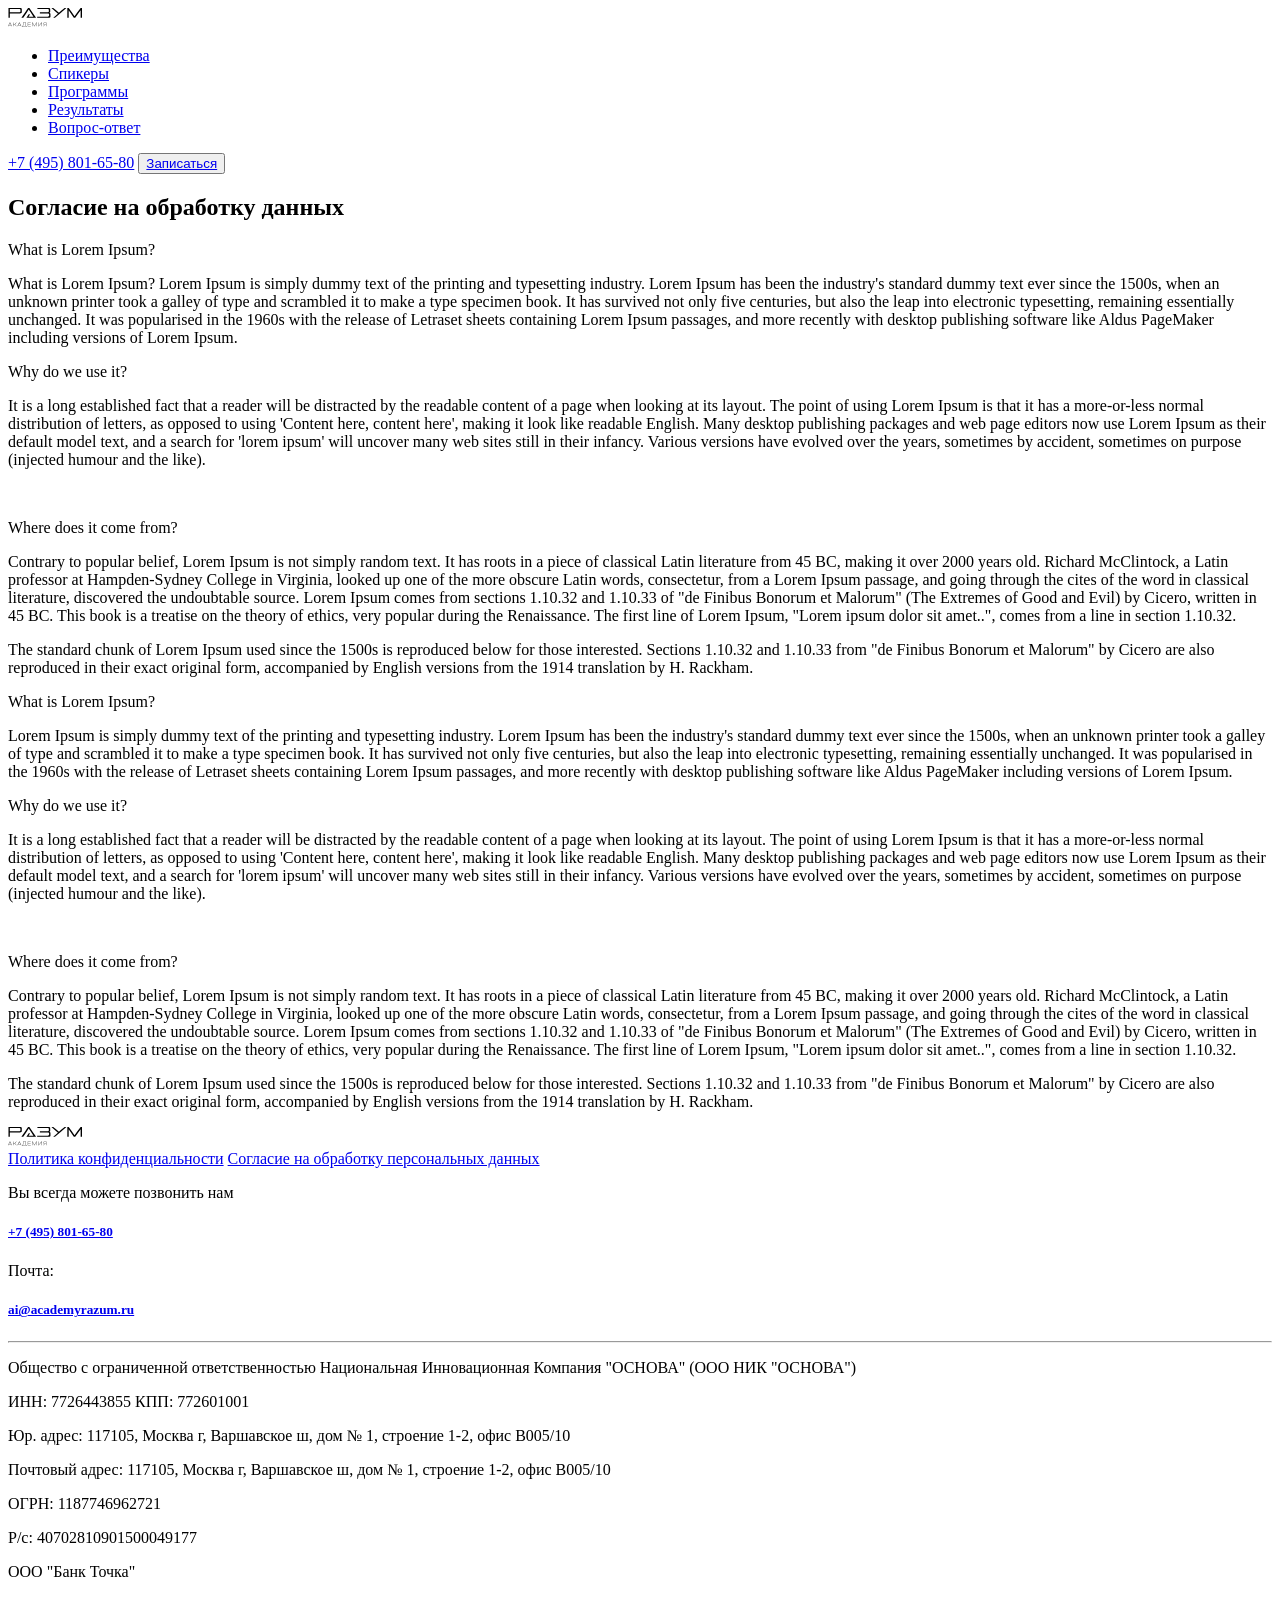
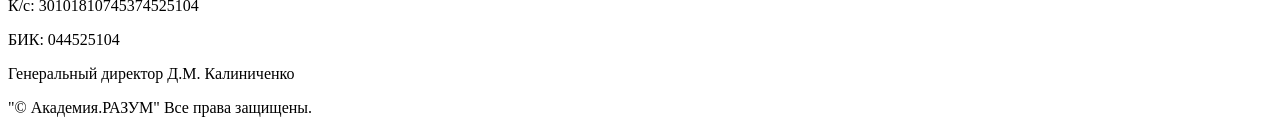
<file: personal-data.html>
<!doctype html>
<html lang="ru">
  <head>
    <meta charset="UTF-8" />
    <meta name="viewport" content="width=device-width, initial-scale=1.0" />
    <title>Академия РАЗУМ</title>
  </head>
  <body>
    <header class="header">
      <img src="./image/logo.svg" alt="logo" class="header__logo" />
      <nav class="header__nav">
        <ul>
          <li><a href="#">Преимущества</a></li>
          <li><a href="#">Спикеры</a></li>
          <li><a href="#">Программы</a></li>
          <li><a href="#">Результаты</a></li>
          <li><a href="#">Вопрос-ответ</a></li>
        </ul>
      </nav>
      <div class="header__contact">
        <span><a href="tel:+74958016580">+7 (495) 801-65-80</a></span>
        <button class="btn"><a href="#">Записаться</a></button>
      </div>
    </header>
    <main class="main">
      <div class="container">
        <section class="pd">
          <h2>Согласие на обработку данных</h2>
          <p>What is Lorem Ipsum?</p>
          <p>
            What is Lorem Ipsum? Lorem Ipsum is simply dummy text of the
            printing and typesetting industry. Lorem Ipsum has been the
            industry's standard dummy text ever since the 1500s, when an unknown
            printer took a galley of type and scrambled it to make a type
            specimen book. It has survived not only five centuries, but also the
            leap into electronic typesetting, remaining essentially unchanged.
            It was popularised in the 1960s with the release of Letraset sheets
            containing Lorem Ipsum passages, and more recently with desktop
            publishing software like Aldus PageMaker including versions of Lorem
            Ipsum.
          </p>
          <p>Why do we use it?</p>
          <p>
            It is a long established fact that a reader will be distracted by
            the readable content of a page when looking at its layout. The point
            of using Lorem Ipsum is that it has a more-or-less normal
            distribution of letters, as opposed to using 'Content here, content
            here', making it look like readable English. Many desktop publishing
            packages and web page editors now use Lorem Ipsum as their default
            model text, and a search for 'lorem ipsum' will uncover many web
            sites still in their infancy. Various versions have evolved over the
            years, sometimes by accident, sometimes on purpose (injected humour
            and the like).
          </p>
          <br />
          <p>Where does it come from?</p>
          <p>
            Contrary to popular belief, Lorem Ipsum is not simply random text.
            It has roots in a piece of classical Latin literature from 45 BC,
            making it over 2000 years old. Richard McClintock, a Latin professor
            at Hampden-Sydney College in Virginia, looked up one of the more
            obscure Latin words, consectetur, from a Lorem Ipsum passage, and
            going through the cites of the word in classical literature,
            discovered the undoubtable source. Lorem Ipsum comes from sections
            1.10.32 and 1.10.33 of "de Finibus Bonorum et Malorum" (The Extremes
            of Good and Evil) by Cicero, written in 45 BC. This book is a
            treatise on the theory of ethics, very popular during the
            Renaissance. The first line of Lorem Ipsum, "Lorem ipsum dolor sit
            amet..", comes from a line in section 1.10.32.
          </p>
          <p>
            The standard chunk of Lorem Ipsum used since the 1500s is reproduced
            below for those interested. Sections 1.10.32 and 1.10.33 from "de
            Finibus Bonorum et Malorum" by Cicero are also reproduced in their
            exact original form, accompanied by English versions from the 1914
            translation by H. Rackham.
          </p>
          <p>What is Lorem Ipsum?</p>
          <p>
            Lorem Ipsum is simply dummy text of the printing and typesetting
            industry. Lorem Ipsum has been the industry's standard dummy text
            ever since the 1500s, when an unknown printer took a galley of type
            and scrambled it to make a type specimen book. It has survived not
            only five centuries, but also the leap into electronic typesetting,
            remaining essentially unchanged. It was popularised in the 1960s
            with the release of Letraset sheets containing Lorem Ipsum passages,
            and more recently with desktop publishing software like Aldus
            PageMaker including versions of Lorem Ipsum.
          </p>
          <p>Why do we use it?</p>
          <p>
            It is a long established fact that a reader will be distracted by
            the readable content of a page when looking at its layout. The point
            of using Lorem Ipsum is that it has a more-or-less normal
            distribution of letters, as opposed to using 'Content here, content
            here', making it look like readable English. Many desktop publishing
            packages and web page editors now use Lorem Ipsum as their default
            model text, and a search for 'lorem ipsum' will uncover many web
            sites still in their infancy. Various versions have evolved over the
            years, sometimes by accident, sometimes on purpose (injected humour
            and the like).
          </p>
          <br />
          <p>Where does it come from?</p>
          <p>
            Contrary to popular belief, Lorem Ipsum is not simply random text.
            It has roots in a piece of classical Latin literature from 45 BC,
            making it over 2000 years old. Richard McClintock, a Latin professor
            at Hampden-Sydney College in Virginia, looked up one of the more
            obscure Latin words, consectetur, from a Lorem Ipsum passage, and
            going through the cites of the word in classical literature,
            discovered the undoubtable source. Lorem Ipsum comes from sections
            1.10.32 and 1.10.33 of "de Finibus Bonorum et Malorum" (The Extremes
            of Good and Evil) by Cicero, written in 45 BC. This book is a
            treatise on the theory of ethics, very popular during the
            Renaissance. The first line of Lorem Ipsum, "Lorem ipsum dolor sit
            amet..", comes from a line in section 1.10.32.
          </p>
          <p>
            The standard chunk of Lorem Ipsum used since the 1500s is reproduced
            below for those interested. Sections 1.10.32 and 1.10.33 from "de
            Finibus Bonorum et Malorum" by Cicero are also reproduced in their
            exact original form, accompanied by English versions from the 1914
            translation by H. Rackham.
          </p>
        </section>
      </div>
    </main>
    <footer class="footer">
      <div class="footer-contact">
        <div class="footer-contact__info">
          <div class="footer-logo">
            <img src="./image/logo.svg" alt="logo" />
          </div>
          <div class="footer-confid">
            <a href="#">Политика конфиденциальности</a>
            <a href="#">Согласие на обработку персональных данных</a>
          </div>
        </div>
        <div class="footer-contact__address">
          <div class="footer-phone">
            <p>Вы всегда можете позвонить нам</p>
            <h5><a href="tel:+74958016580">+7 (495) 801-65-80</a></h5>
          </div>
          <div class="footer-email">
            <p>Почта:</p>
            <h5><a href="mailto:ai@academyrazum.ru">ai@academyrazum.ru</a></h5>
          </div>
        </div>
      </div>
      <hr />
      <div class="footer-info">
        <div class="footer-info__block">
          <p>
            Общество с ограниченной ответственностью Национальная Инновационная
            Компания "ОСНОВА" (ООО НИК "ОСНОВА")
          </p>
          <p>ИНН: 7726443855 КПП: 772601001</p>
          <p>
            Юр. адрес: 117105, Москва г, Варшавское ш, дом № 1, строение 1-2,
            офис В005/10
          </p>
          <p>
            Почтовый адрес: 117105, Москва г, Варшавское ш, дом № 1, строение
            1-2, офис В005/10
          </p>
        </div>
        <div class="footer-info__block">
          <p>ОГРН: 1187746962721</p>
          <p>Р/с: 40702810901500049177</p>
          <p>ООО "Банк Точка"</p>
          <p>К/с: 30101810745374525104</p>
        </div>
        <div class="footer-info__block">
          <p>БИК: 044525104</p>
          <p>Генеральный директор Д.М. Калиниченко</p>
        </div>
        <div class="footer-info__block">
          <p>"© Академия.РАЗУМ" Все права защищены.</p>
        </div>
      </div>
    </footer>
  </body>
</html>
</file>
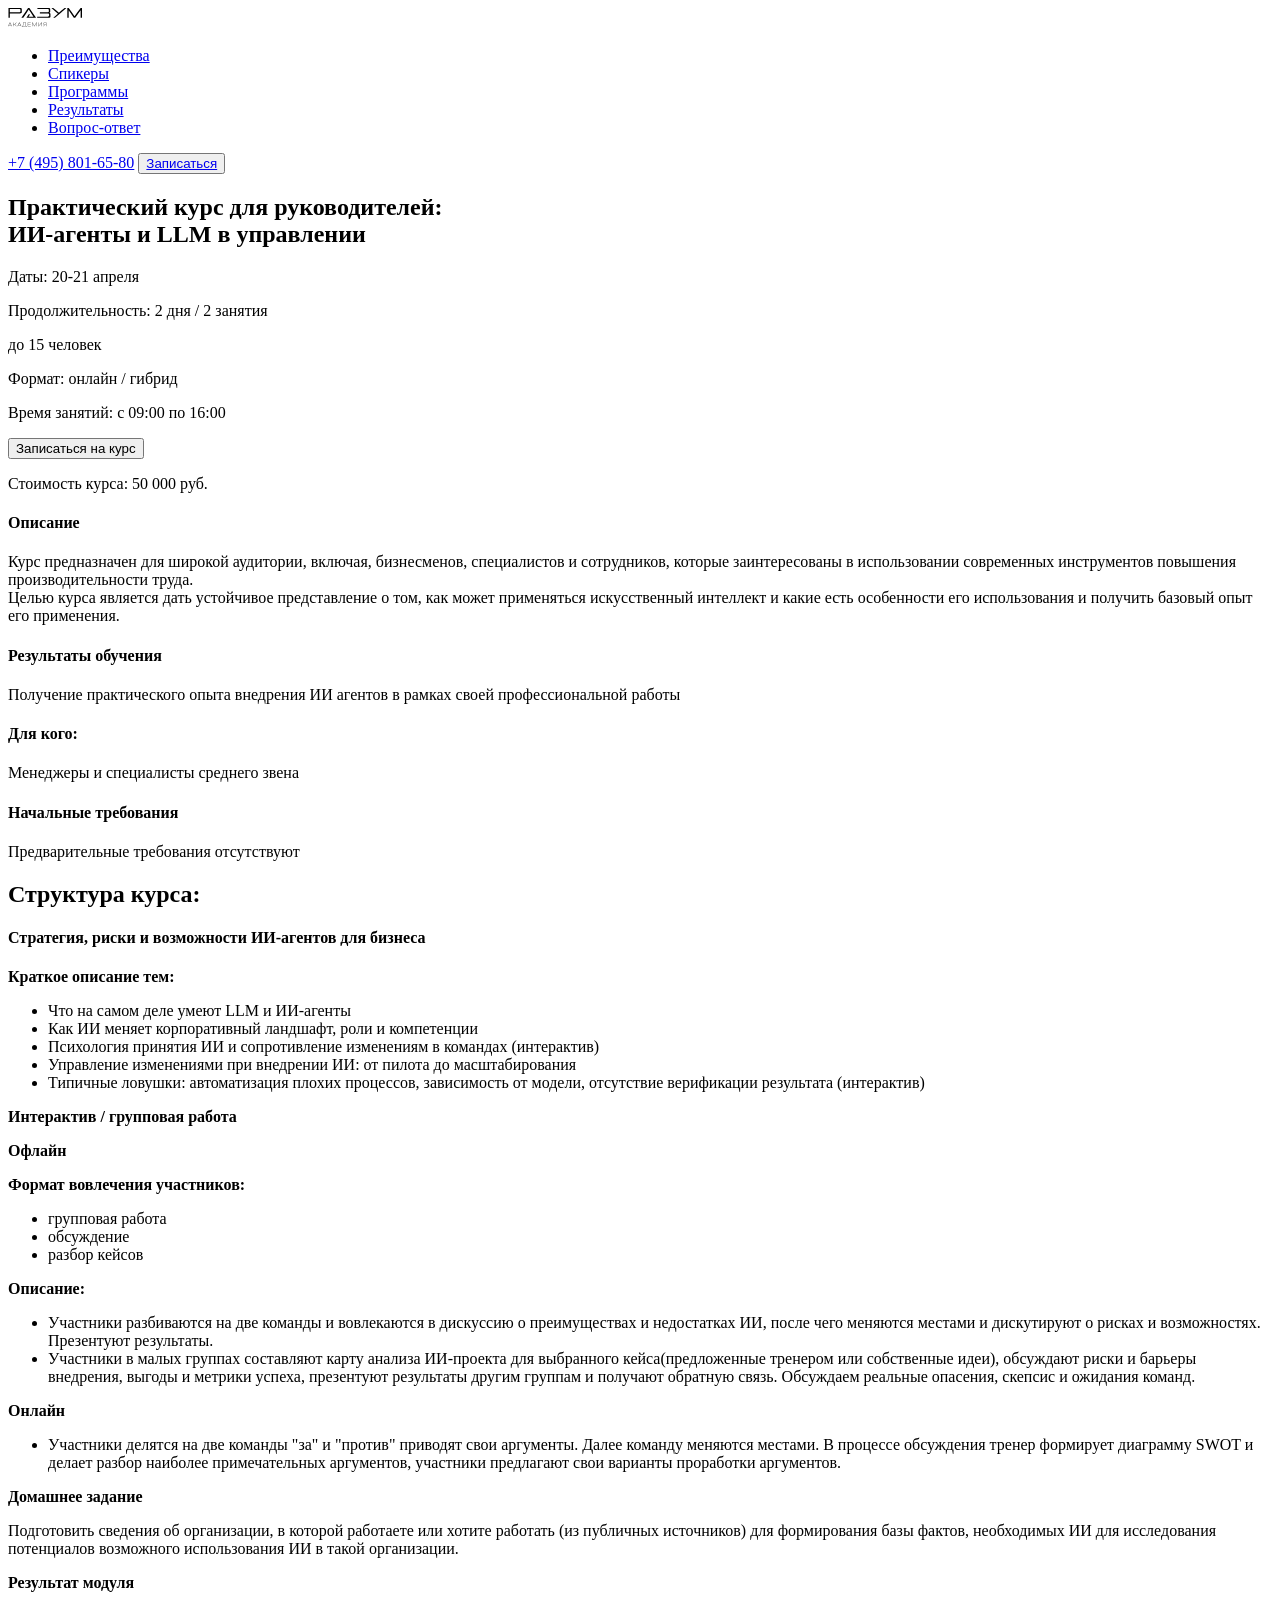
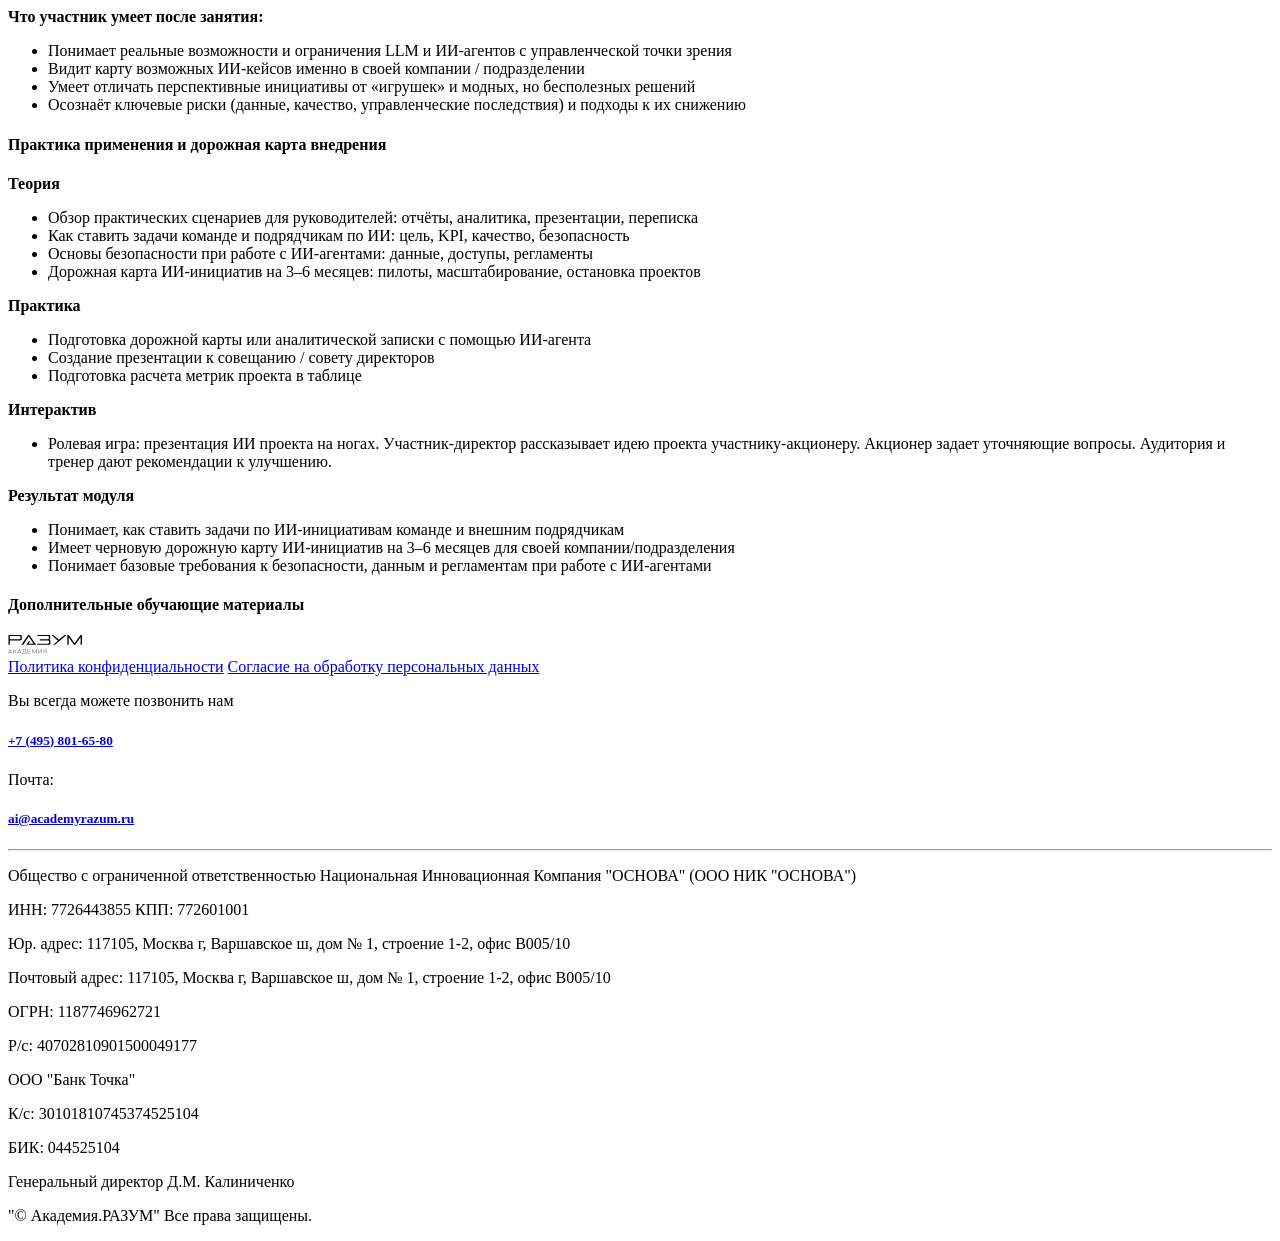
<file: program.html>
<!doctype html>
<html lang="ru">
  <head>
    <meta charset="UTF-8" />
    <meta name="viewport" content="width=device-width, initial-scale=1.0" />
    <title>Академия РАЗУМ</title>
  </head>
  <body>
    <header class="header">
      <img src="./image/logo.svg" alt="logo" class="header__logo" />
      <nav class="header__nav">
        <ul>
          <li><a href="#">Преимущества</a></li>
          <li><a href="#">Спикеры</a></li>
          <li><a href="#">Программы</a></li>
          <li><a href="#">Результаты</a></li>
          <li><a href="#">Вопрос-ответ</a></li>
        </ul>
      </nav>
      <div class="header__contact">
        <span><a href="tel:+74958016580">+7 (495) 801-65-80</a></span>
        <button class="btn"><a href="#">Записаться</a></button>
      </div>
    </header>
    <main class="main">
      <div class="container">
        <section class="hero">
          <h1>
            Практический курс для руководителей:<br />ИИ-агенты и LLM в
            управлении
          </h1>
          <div class="hero__stickers">
            <div class="stick">
              <p>Даты: 20-21 апреля</p>
            </div>
            <div class="stick">
              <p>Продолжительность: 2 дня / 2 занятия</p>
            </div>
            <div class="stick">
              <p>до 15 человек</p>
            </div>
            <div class="stick">
              <p>Формат: онлайн / гибрид</p>
            </div>
            <div class="stick">
              <p>Время занятий: с 09:00 по 16:00</p>
            </div>
          </div>
          <div class="hero__bottom">
            <button class="btn">Записаться на курс</button>
            <p>Стоимость курса: 50 000 руб.</p>
          </div>
        </section>
        <section class="info">
          <div class="info__description">
            <h4>Описание</h4>
            <p>
              Курс предназначен для широкой аудитории, включая, бизнесменов,
              специалистов и сотрудников, которые заинтересованы в использовании
              современных инструментов повышения производительности труда. 
              <br>Целью курса является дать устойчивое представление о том, как может
              применяться искусственный интеллект и какие есть особенности его
              использования и получить базовый опыт его применения.
            </p>
          </div>
          <div class="info__result">
            <h4>Результаты обучения</h4>
            <p>
              Получение практического опыта внедрения ИИ агентов в рамках своей
              профессиональной работы
            </p>
          </div>
          <div class="info__who">
            <h4>Для кого:</h4>
            <p>Менеджеры и специалисты среднего звена</p>
          </div>
          <div class="info__requered">
            <h4>Начальные требования</h4>
            <p>Предварительные требования отсутствуют</p>
          </div>
        </section>
        <section class="structure">
          <h2>Структура курса:</h2>
          <div class="structure__block">
            <h4>Стратегия, риски и возможности ИИ-агентов для бизнеса</h4>
            <p><b>Краткое описание тем:</b></p>
            <ul>
              <li>Что на самом деле умеют LLM и ИИ‑агенты</li>
              <li>Как ИИ меняет корпоративный ландшафт, роли и компетенции</li>
              <li>Психология принятия ИИ и сопротивление изменениям в командах (интерактив)</li>
              <li>Управление изменениями при внедрении ИИ: от пилота до масштабирования</li>
              <li>Типичные ловушки: автоматизация плохих процессов, зависимость от модели, отсутствие верификации результата (интерактив)</li>
            </ul>
            <p><b>Интерактив / групповая работа</b></p>
            <p><b>Офлайн</b></p>
            <p><b>Формат вовлечения участников:</b></p>
            <ul>
              <li>групповая работа</li>
              <li>обсуждение</li>
              <li>разбор кейсов</li>
            </ul>
            <p><b>Описание:</b></p>
            <ul>
              <li>Участники разбиваются на две команды и вовлекаются в дискуссию о преимуществах и недостатках ИИ, после чего меняются местами и дискутируют о рисках и возможностях. Презентуют результаты. </li>
              <li>Участники в малых группах составляют карту анализа ИИ-проекта для выбранного кейса(предложенные тренером или собственные идеи), обсуждают риски и барьеры внедрения, выгоды и метрики успеха, презентуют результаты другим группам и получают обратную связь. Обсуждаем реальные опасения, скепсис и ожидания команд.</li>
            </ul>
            <p><b>Онлайн</b></p>
            <ul><li>Участники делятся на две команды "за" и "против" приводят свои аргументы. Далее команду меняются местами. В процессе обсуждения тренер формирует диаграмму SWOT и делает разбор наиболее примечательных аргументов, участники предлагают свои варианты проработки аргументов.</li></ul>
            <p><b>Домашнее задание</b></p>
            <p>Подготовить сведения об организации, в которой работаете или хотите работать (из публичных источников) для формирования базы фактов, необходимых ИИ для исследования потенциалов возможного использования ИИ в такой организации.</p>
            <p><b>Результат модуля</b></p>
            <p><b>Что участник умеет после занятия:</b></p>
            <ul>
              <li>Понимает реальные возможности и ограничения LLM и ИИ‑агентов с управленческой точки зрения</li>
              <li>Видит карту возможных ИИ‑кейсов именно в своей компании / подразделении</li>
              <li>Умеет отличать перспективные инициативы от «игрушек» и модных, но бесполезных решений</li>
              <li>Осознаёт ключевые риски (данные, качество, управленческие последствия) и подходы к их снижению </li>
            </ul>
          </div>
          <div class="structure__block">
            <h4>Практика применения и дорожная карта внедрения</h4>
            <p><b>Теория</b></p>
            <ul>
              <li>Обзор практических сценариев для руководителей: отчёты, аналитика, презентации, переписка</li>
              <li>Как ставить задачи команде и подрядчикам по ИИ: цель, KPI, качество, безопасность</li>
              <li>Основы безопасности при работе с ИИ‑агентами: данные, доступы, регламенты</li>
              <li>Дорожная карта ИИ‑инициатив на 3–6 месяцев: пилоты, масштабирование, остановка проектов </li>
            </ul>
            <p><b>Практика</b></p>
            <ul>
              <li>Подготовка дорожной карты или аналитической записки с помощью ИИ‑агента</li>
              <li>Создание презентации к совещанию / совету директоров</li>
              <li>Подготовка расчета метрик проекта в таблице</li>
            </ul>
            <p><b>Интерактив</b></p>
            <ul>
              <li>Ролевая игра: презентация ИИ проекта на ногах. Участник-директор рассказывает идею проекта участнику-акционеру. Акционер задает уточняющие вопросы. Аудитория и тренер дают рекомендации к улучшению.</li>
            </ul>
            <p><b>Результат модуля</b></p>
            <ul>
              <li>Понимает, как ставить задачи по ИИ‑инициативам команде и внешним подрядчикам</li>
              <li>Имеет черновую дорожную карту ИИ‑инициатив на 3–6 месяцев для своей компании/подразделения</li>
              <li>Понимает базовые требования к безопасности, данным и регламентам при работе с ИИ‑агентами </li>
            </ul>
          </div>
          <div class="structure__block">
            <h4>Дополнительные обучающие материалы</h4>
          </div>
        </section>
      </div>
    </main>
    <footer class="footer">
      <div class="footer-contact">
        <div class="footer-contact__info">
          <div class="footer-logo">
            <img src="./image/logo.svg" alt="logo" />
          </div>
          <div class="footer-confid">
            <a href="#">Политика конфиденциальности</a>
            <a href="#">Согласие на обработку персональных данных</a>
          </div>
        </div>
        <div class="footer-contact__address">
          <div class="footer-phone">
            <p>Вы всегда можете позвонить нам</p>
            <h5><a href="tel:+74958016580">+7 (495) 801-65-80</a></h5>
          </div>
          <div class="footer-email">
            <p>Почта:</p>
            <h5><a href="mailto:ai@academyrazum.ru">ai@academyrazum.ru</a></h5>
          </div>
        </div>
      </div>
      <hr />
      <div class="footer-info">
        <div class="footer-info__block">
          <p>
            Общество с ограниченной ответственностью Национальная Инновационная
            Компания "ОСНОВА" (ООО НИК "ОСНОВА")
          </p>
          <p>ИНН: 7726443855 КПП: 772601001</p>
          <p>
            Юр. адрес: 117105, Москва г, Варшавское ш, дом № 1, строение 1-2,
            офис В005/10
          </p>
          <p>
            Почтовый адрес: 117105, Москва г, Варшавское ш, дом № 1, строение
            1-2, офис В005/10
          </p>
        </div>
        <div class="footer-info__block">
          <p>ОГРН: 1187746962721</p>
          <p>Р/с: 40702810901500049177</p>
          <p>ООО "Банк Точка"</p>
          <p>К/с: 30101810745374525104</p>
        </div>
        <div class="footer-info__block">
          <p>БИК: 044525104</p>
          <p>Генеральный директор Д.М. Калиниченко</p>
        </div>
        <div class="footer-info__block">
          <p>"© Академия.РАЗУМ" Все права защищены.</p>
        </div>
      </div>
    </footer>
  </body>
</html>
</file>
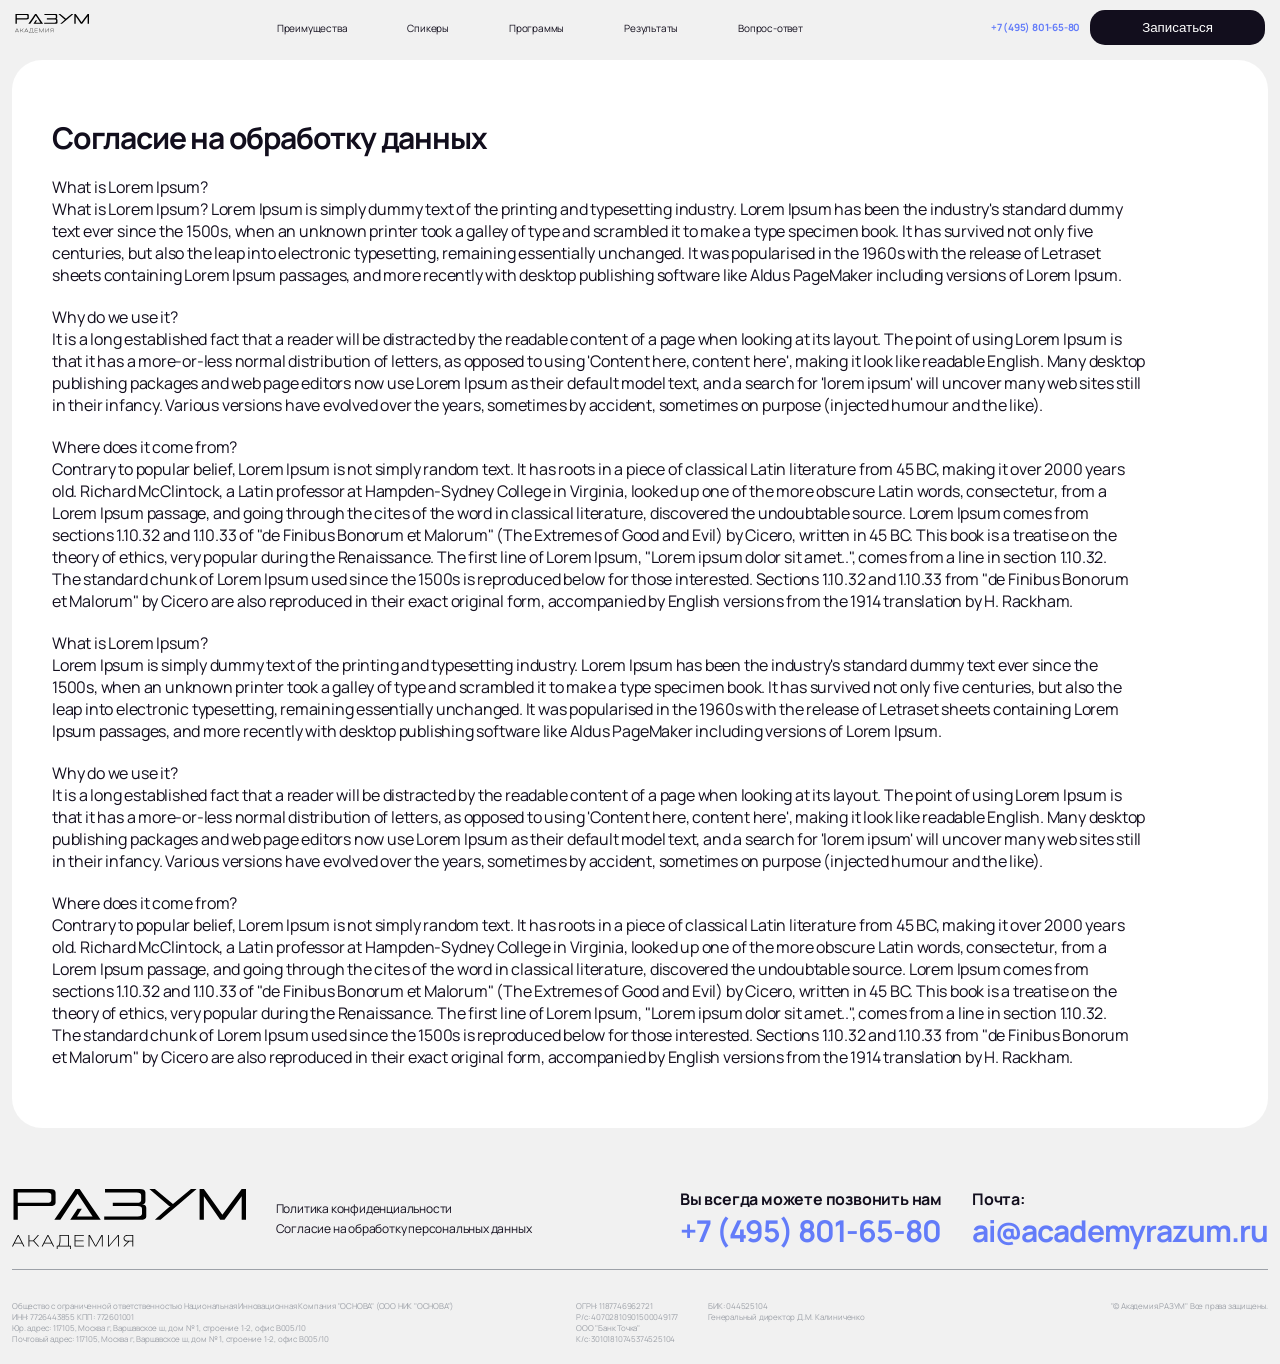
<file: pages/personal-data.html>
<!doctype html>
<html lang="ru">
  <head>
    <meta charset="UTF-8" />
    <meta name="viewport" content="width=device-width, initial-scale=1.0" />
    <link rel="stylesheet" href="../style/css/style.css" />
    <script src="../scripts/header.js" defer></script>
    <title>Академия РАЗУМ</title>
  </head>
  <body>
    <header class="header">
      <div class="container">
        <a href="../index.html"><img src="../image/logo.svg" alt="logo" class="header__logo" /></a>
        <nav class="header__nav">
          <ul>
            <li><a href="#">Преимущества</a></li>
            <li><a href="#">Спикеры</a></li>
            <li><a href="#">Программы</a></li>
            <li><a href="#">Результаты</a></li>
            <li><a href="#">Вопрос-ответ</a></li>
          </ul>
        </nav>
        <div class="header__contact">
          <span><a href="tel:+74958016580">+7 (495) 801-65-80</a></span>
          <button class="btn" data-open-modal>Записаться</button>
        </div>
        <button class="header__burger">
          <span></span>
          <span></span>
        </button>
        <div class="header__burger-menu">
          <div class="burger-menu__header">
            <a href="../index.html"><img src="../image/logo.svg" alt="" class="burger-menu__logo" /></a>
            <button class="header__burger-close">
              <span></span>
              <span></span>
            </button>
          </div>
          <div class="burger-menu__nav">
            <nav>
              <ul>
                <li><a href="#">Преимущества</a></li>
                <li><a href="#">Спикеры</a></li>
                <li><a href="#">Программы</a></li>
                <li><a href="#">Результаты</a></li>
                <li><a href="#">Вопрос-ответ</a></li>
              </ul>
            </nav>
          </div>
          <div class="burger-menu__contact">
            <span><a href="tel:+74958016580">+7 (495) 801-65-80</a></span>
            <button class="btn" data-open-modal>Записаться</button>
          </div>
        </div>
        <div class="header__form-modal">
          <img
            src="../image/icons/close-white.svg"
            alt=""
            class="header__modal-close"
          />
          <h2>Готовы начать?</h2>
          <p>
            Оставьте заявку, и мы свяжемся с вами для подбора оптимальной
            программы, соответствующую вашим лидерским целям
          </p>
          <div class="header__form--content">
            <form action="" class="header__form--request">
              <div class="header__request--field">
                <input
                  type="text"
                  name="name"
                  id="name"
                  placeholder="Имя"
                  class="header__request--input"
                  required
                />
              </div>
              <div class="header__request--field">
                <input
                  type="tel"
                  name="header-phone"
                  id="header-phone"
                  placeholder="Телефон"
                  class="header__request--input"
                  required
                />
              </div>
              <div class="header__request--field">
                <input
                  type="email"
                  name="header-email"
                  id="header-email"
                  placeholder="E-mail"
                  class="header__request--input"
                  required
                />
              </div>
              <div class="header__request--field">
                <input
                  type="text"
                  name="count"
                  id="count"
                  placeholder="Количество учеников"
                  class="header__request--input"
                  required
                />
              </div>
              <div class="header__request--field">
                <input
                  type="text"
                  name="company"
                  id="company"
                  placeholder="Компания"
                  class="header__request--input"
                  required
                />
              </div>
              <button class="header__request--submit btn" type="submit">
                <span>Записаться на обучение</span>
              </button>
            </form>
            <div class="header__form--pd-text">
              <h6>Согласие на обработку персональных данных</h6>
              <p>
                Настоящим, субъект персональных данных (далее - Посетитель
                Сайта), оставляя на сайте по веб-адресу ___ (далее — Сайт),
                принадлежащем ООО НИК "Основа" (далее – Оператор, Администрация
                Сайта), свои персональные данные путем заполнения полей
              </p>
            </div>
            <div class="header__form--pd-agree">
              <input
                class="header__form--pd-checkbox"
                name="pd-checkbox"
                id="pd-checkbox"
                type="checkbox"
                required
              />
              <label for="pd-checkbox"
                >Нажимая на кнопку, я даю свое согласие на обработку моих
                персональных данных, в соответствии с Федеральным законом от
                27.07.2006 года №152-Ф3</label
              >
            </div>
          </div>
        </div>
        <div class="header__overlay"></div>
      </div>
    </header>
    <main class="main">
      <section class="pd">
        <div class="container">
          <h2>Согласие на обработку данных</h2>
          <p>What is Lorem Ipsum?<br>
            What is Lorem Ipsum? Lorem Ipsum is simply dummy text of the printing
            and typesetting industry. Lorem Ipsum has been the industry's standard
            dummy text ever since the 1500s, when an unknown printer took a galley
            of type and scrambled it to make a type specimen book. It has survived
            not only five centuries, but also the leap into electronic
            typesetting, remaining essentially unchanged. It was popularised in
            the 1960s with the release of Letraset sheets containing Lorem Ipsum
            passages, and more recently with desktop publishing software like
            Aldus PageMaker including versions of Lorem Ipsum.
          </p>
          <p>Why do we use it?<br>
            It is a long established fact that a reader will be distracted by the
            readable content of a page when looking at its layout. The point of
            using Lorem Ipsum is that it has a more-or-less normal distribution of
            letters, as opposed to using 'Content here, content here', making it
            look like readable English. Many desktop publishing packages and web
            page editors now use Lorem Ipsum as their default model text, and a
            search for 'lorem ipsum' will uncover many web sites still in their
            infancy. Various versions have evolved over the years, sometimes by
            accident, sometimes on purpose (injected humour and the like).
          </p>
          <p>Where does it come from?<br>
            Contrary to popular belief, Lorem Ipsum is not simply random text. It
            has roots in a piece of classical Latin literature from 45 BC, making
            it over 2000 years old. Richard McClintock, a Latin professor at
            Hampden-Sydney College in Virginia, looked up one of the more obscure
            Latin words, consectetur, from a Lorem Ipsum passage, and going
            through the cites of the word in classical literature, discovered the
            undoubtable source. Lorem Ipsum comes from sections 1.10.32 and
            1.10.33 of "de Finibus Bonorum et Malorum" (The Extremes of Good and
            Evil) by Cicero, written in 45 BC. This book is a treatise on the
            theory of ethics, very popular during the Renaissance. The first line
            of Lorem Ipsum, "Lorem ipsum dolor sit amet..", comes from a line in
            section 1.10.32. <br>
            The standard chunk of Lorem Ipsum used since the 1500s is reproduced
            below for those interested. Sections 1.10.32 and 1.10.33 from "de
            Finibus Bonorum et Malorum" by Cicero are also reproduced in their
            exact original form, accompanied by English versions from the 1914
            translation by H. Rackham.
          </p>
          <p>What is Lorem Ipsum?<br>
            Lorem Ipsum is simply dummy text of the printing and typesetting
            industry. Lorem Ipsum has been the industry's standard dummy text ever
            since the 1500s, when an unknown printer took a galley of type and
            scrambled it to make a type specimen book. It has survived not only
            five centuries, but also the leap into electronic typesetting,
            remaining essentially unchanged. It was popularised in the 1960s with
            the release of Letraset sheets containing Lorem Ipsum passages, and
            more recently with desktop publishing software like Aldus PageMaker
            including versions of Lorem Ipsum.
          </p>
          <p>Why do we use it?<br>
            It is a long established fact that a reader will be distracted by the
            readable content of a page when looking at its layout. The point of
            using Lorem Ipsum is that it has a more-or-less normal distribution of
            letters, as opposed to using 'Content here, content here', making it
            look like readable English. Many desktop publishing packages and web
            page editors now use Lorem Ipsum as their default model text, and a
            search for 'lorem ipsum' will uncover many web sites still in their
            infancy. Various versions have evolved over the years, sometimes by
            accident, sometimes on purpose (injected humour and the like).
          </p>
          <p>Where does it come from?<br>
            Contrary to popular belief, Lorem Ipsum is not simply random text. It
            has roots in a piece of classical Latin literature from 45 BC, making
            it over 2000 years old. Richard McClintock, a Latin professor at
            Hampden-Sydney College in Virginia, looked up one of the more obscure
            Latin words, consectetur, from a Lorem Ipsum passage, and going
            through the cites of the word in classical literature, discovered the
            undoubtable source. Lorem Ipsum comes from sections 1.10.32 and
            1.10.33 of "de Finibus Bonorum et Malorum" (The Extremes of Good and
            Evil) by Cicero, written in 45 BC. This book is a treatise on the
            theory of ethics, very popular during the Renaissance. The first line
            of Lorem Ipsum, "Lorem ipsum dolor sit amet..", comes from a line in
            section 1.10.32. <br>
            The standard chunk of Lorem Ipsum used since the 1500s is reproduced
            below for those interested. Sections 1.10.32 and 1.10.33 from "de
            Finibus Bonorum et Malorum" by Cicero are also reproduced in their
            exact original form, accompanied by English versions from the 1914
            translation by H. Rackham.
          </p>
        </div>
      </section>
    </main>
    <footer class="footer">
      <div class="container">
        <div class="footer-contact">
          <div class="footer-logo">
            <a href="../index.html"><img src="../image/logo.svg" alt="logo" /></a>
          </div>
          <div class="footer-confid">
            <a href="#">Политика конфиденциальности</a>
            <a href="./personal-data.html"
              >Согласие на обработку персональных данных</a
            >
          </div>
          <div class="footer-phone">
            <p>Вы всегда можете позвонить нам</p>
            <h5><a href="tel:+74958016580">+7 (495) 801-65-80</a></h5>
          </div>
          <div class="footer-email">
            <p>Почта:</p>
            <h5>
              <a href="mailto:ai@academyrazum.ru">ai@academyrazum.ru</a>
            </h5>
          </div>
        </div>
        <div class="footer-info">
          <div class="footer-info__block">
            <p>
              Общество с ограниченной ответственностью Национальная
              Инновационная Компания "ОСНОВА" (ООО НИК "ОСНОВА")
            </p>
            <p>ИНН: 7726443855 КПП: 772601001</p>
            <p>
              Юр. адрес: 117105, Москва г, Варшавское ш, дом № 1, строение 1-2,
              офис В005/10
            </p>
            <p>
              Почтовый адрес: 117105, Москва г, Варшавское ш, дом № 1, строение
              1-2, офис В005/10
            </p>
          </div>
          <div class="footer-info__block middle">
            <div class="footer-info__subblock">
              <p>ОГРН: 1187746962721</p>
              <p>Р/с: 40702810901500049177</p>
              <p>ООО "Банк Точка"</p>
              <p>К/с: 30101810745374525104</p>
            </div>
            <div class="footer-info__subblock">
              <p>БИК: 044525104</p>
              <p>Генеральный директор Д.М. Калиниченко</p>
            </div>
          </div>
          <div class="footer-info__block last">
            <p>"© Академия.РАЗУМ" Все права защищены.</p>
          </div>
        </div>
      </div>
    </footer>
  </body>
</html>
</file>
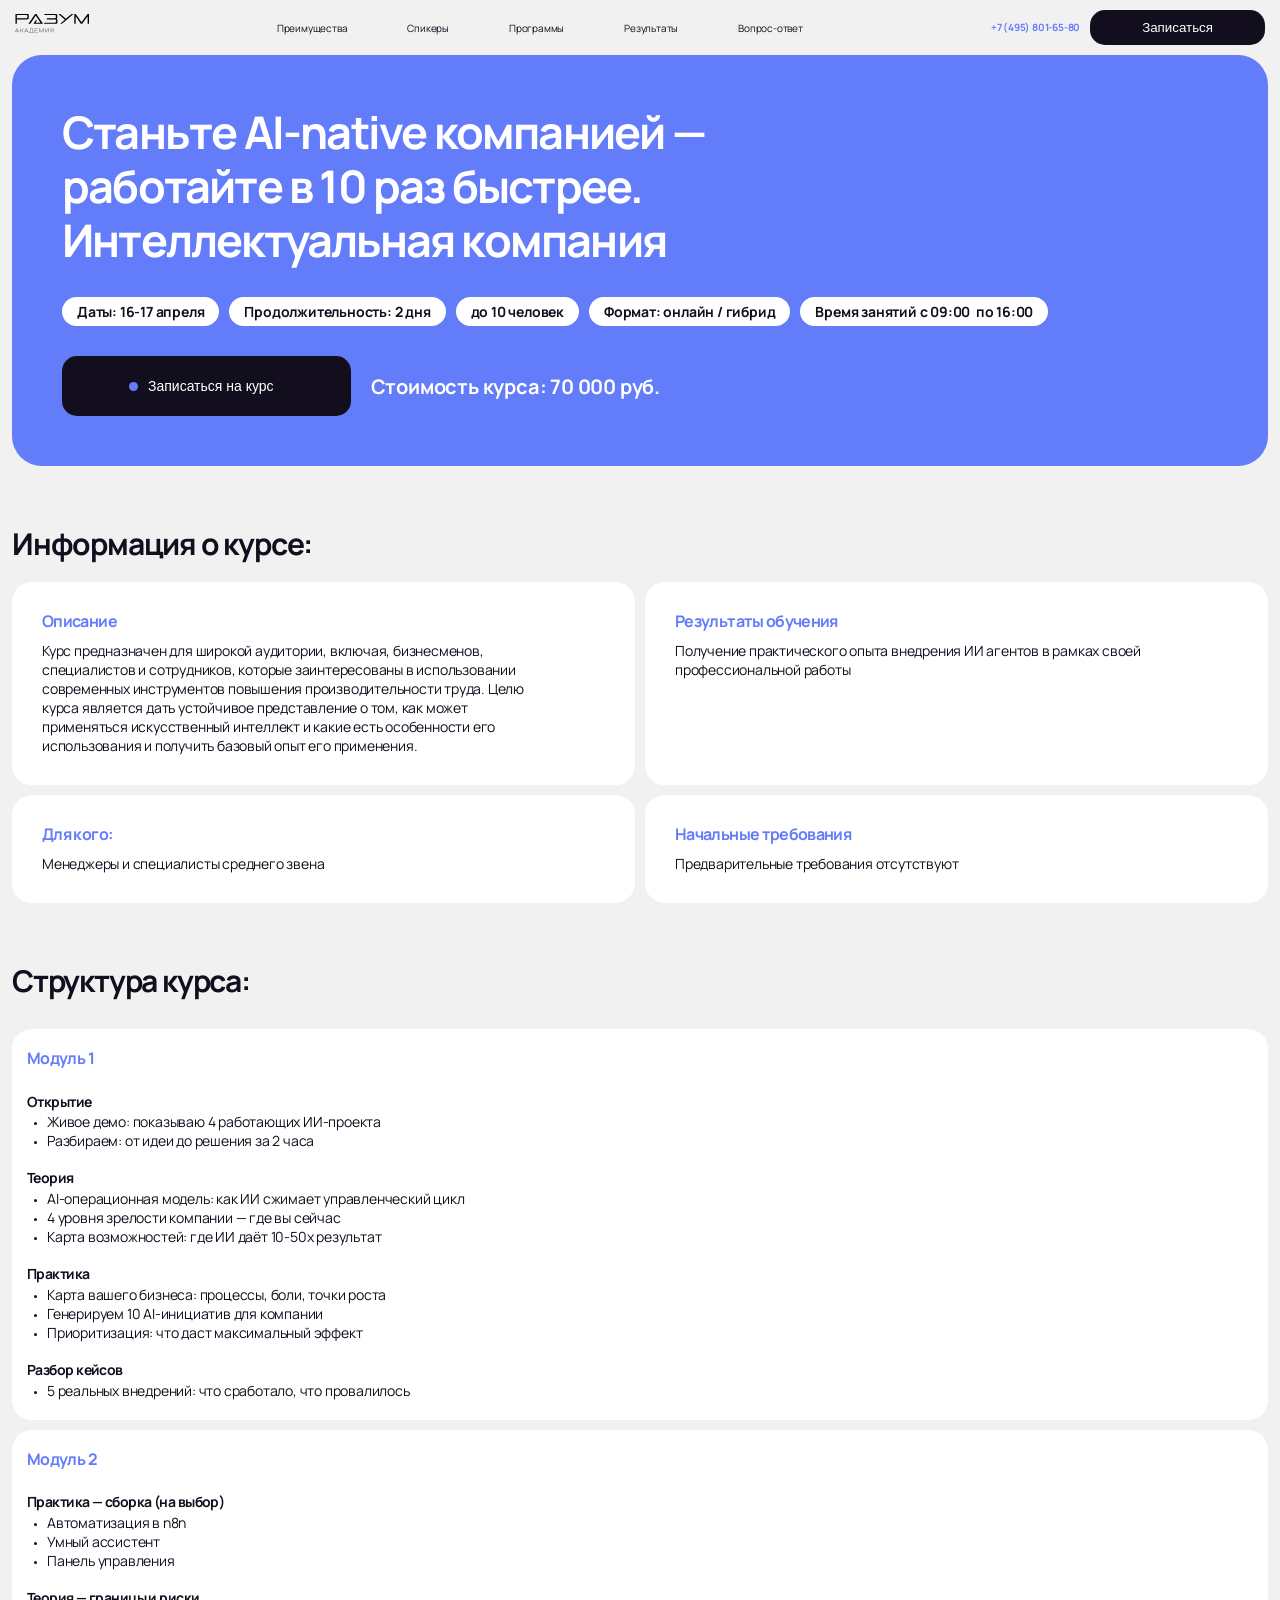
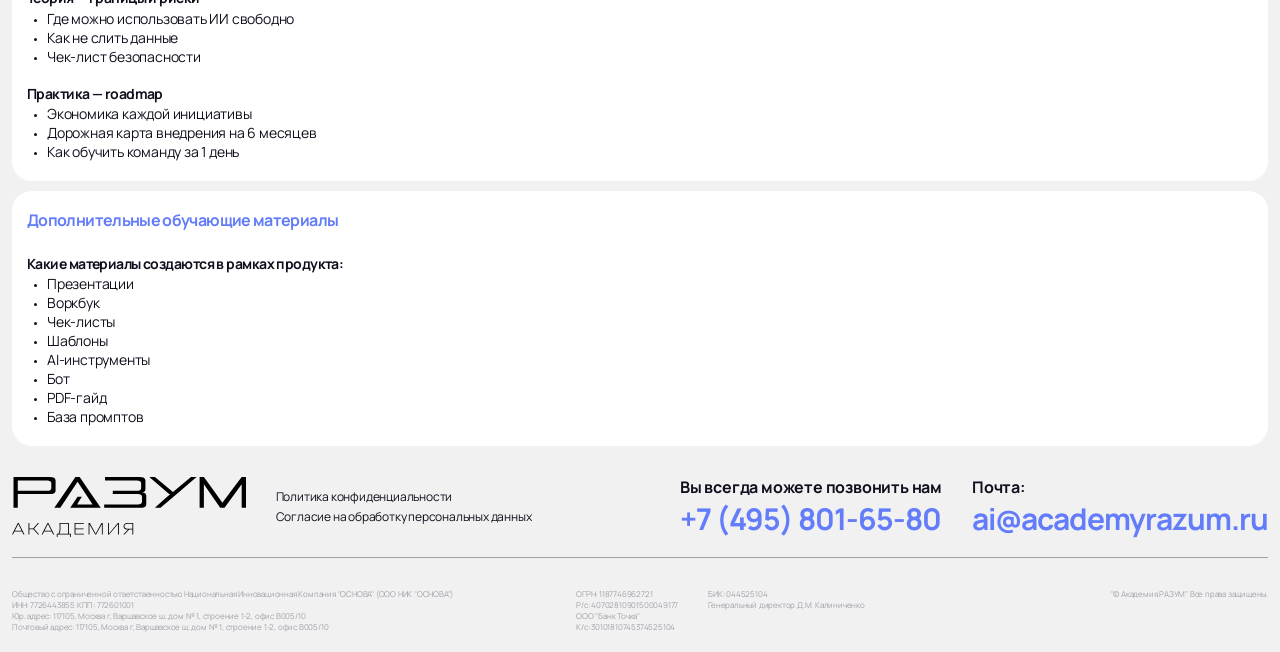
<file: pages/program.html>
<!doctype html>
<html lang="ru">
  <head>
    <meta charset="UTF-8" />
    <meta name="viewport" content="width=device-width, initial-scale=1.0" />
    <link rel="stylesheet" href="../style/css/style.css" />
    <script src="../scripts/header.js" defer></script>
    <title>Академия РАЗУМ</title>
  </head>
  <body>
    <header class="header">
      <div class="container">
        <a href="../index.html"><img src="../image/logo.svg" alt="logo" class="header__logo" /></a>
        <nav class="header__nav">
          <ul>
            <li><a href="#">Преимущества</a></li>
            <li><a href="#">Спикеры</a></li>
            <li><a href="#">Программы</a></li>
            <li><a href="#">Результаты</a></li>
            <li><a href="#">Вопрос-ответ</a></li>
          </ul>
        </nav>
        <div class="header__contact">
          <span><a href="tel:+74958016580">+7 (495) 801-65-80</a></span>
          <button class="btn" data-open-modal>Записаться</button>
        </div>
        <button class="header__burger">
          <span></span>
          <span></span>
        </button>
        <div class="header__burger-menu">
          <div class="burger-menu__header">
            <a href="../index.html"><img src="../image/logo.svg" alt="" class="burger-menu__logo" /></a>
            <button class="header__burger-close">
              <span></span>
              <span></span>
            </button>
          </div>
          <div class="burger-menu__nav">
            <nav>
              <ul>
                <li><a href="#">Преимущества</a></li>
                <li><a href="#">Спикеры</a></li>
                <li><a href="#">Программы</a></li>
                <li><a href="#">Результаты</a></li>
                <li><a href="#">Вопрос-ответ</a></li>
              </ul>
            </nav>
          </div>
          <div class="burger-menu__contact">
            <span><a href="tel:+74958016580">+7 (495) 801-65-80</a></span>
            <button class="btn" data-open-modal>Записаться</button>
          </div>
        </div>
        <div class="header__form-modal">
          <img
            src="../image/icons/close-white.svg"
            alt=""
            class="header__modal-close"
          />
          <h2>Готовы начать?</h2>
          <p>
            Оставьте заявку, и мы свяжемся с вами для подбора оптимальной
            программы, соответствующую вашим лидерским целям
          </p>
          <div class="header__form--content">
            <form action="" class="header__form--request">
              <div class="header__request--field">
                <input
                  type="text"
                  name="name"
                  id="name"
                  placeholder="Имя"
                  class="header__request--input"
                  required
                />
              </div>
              <div class="header__request--field">
                <input
                  type="tel"
                  name="header-phone"
                  id="header-phone"
                  placeholder="Телефон"
                  class="header__request--input"
                  required
                />
              </div>
              <div class="header__request--field">
                <input
                  type="email"
                  name="header-email"
                  id="header-email"
                  placeholder="E-mail"
                  class="header__request--input"
                  required
                />
              </div>
              <div class="header__request--field">
                <input
                  type="text"
                  name="count"
                  id="count"
                  placeholder="Количество учеников"
                  class="header__request--input"
                  required
                />
              </div>
              <div class="header__request--field">
                <input
                  type="text"
                  name="company"
                  id="company"
                  placeholder="Компания"
                  class="header__request--input"
                  required
                />
              </div>
              <button class="header__request--submit btn" type="submit">
                <span>Записаться на обучение</span>
              </button>
            </form>
            <div class="header__form--pd-text">
              <h6>Согласие на обработку персональных данных</h6>
              <p>
                Настоящим, субъект персональных данных (далее - Посетитель
                Сайта), оставляя на сайте по веб-адресу ___ (далее — Сайт),
                принадлежащем ООО НИК "Основа" (далее – Оператор, Администрация
                Сайта), свои персональные данные путем заполнения полей
              </p>
            </div>
            <div class="header__form--pd-agree">
              <input
                class="header__form--pd-checkbox"
                name="pd-checkbox"
                id="pd-checkbox"
                type="checkbox"
                required
              />
              <label for="pd-checkbox"
                >Нажимая на кнопку, я даю свое согласие на обработку моих
                персональных данных, в соответствии с Федеральным законом от
                27.07.2006 года №152-Ф3</label
              >
            </div>
          </div>
        </div>
        <div class="header__overlay"></div>
      </div>
    </header>
    <main class="main">
      <section class="hero-program">
        <div class="container">
          <h1>
            Станьте AI-native компанией — работайте в 10 раз
            быстрее. Интеллектуальная компания
          </h1>
          <div class="hero__stickers">
            <div class="hero__sticker">
              <p>Даты: 16-17 апреля</p>
            </div>
            <div class="hero__sticker">
              <p>Продолжительность: 2 дня</p>
            </div>
            <div class="hero__sticker">
              <p>до 10 человек</p>
            </div>
            <div class="hero__sticker">
              <p>Формат: онлайн / гибрид</p>
            </div>
            <div class="hero__sticker">
              <p>Время занятий с 09:00  по 16:00</p>
            </div>
          </div>
          <div class="hero__footer">
            <button class="hero__button btn" data-open-modal>
              <a href="#">Записаться на курс</a>
            </button>
            <p>Стоимость курса: 70 000 руб.</p>
          </div>
        </div>
      </section>
      <section class="info-program">
        <div class="container">
          <h2>Информация о курсе:</h2>
          <div class="info__content">
            <div class="info__block">
              <h6>Описание</h6>
              <p>
                Курс предназначен для широкой аудитории, включая, бизнесменов,
                специалистов и сотрудников, которые заинтересованы в использовании
                современных инструментов повышения производительности труда. Целю
                курса является дать устойчивое представление о том, как может
                применяться искусственный интеллект и какие есть особенности его
                использования и получить базовый опыт его применения.
              </p>
            </div>
            <div class="info__block">
              <h6>Результаты обучения</h6>
              <p>Получение практического опыта внедрения ИИ агентов в рамках своей профессиональной работы</p>
            </div>
            <div class="info__block">
              <h6>Для кого:</h6>
              <p>Менеджеры и специалисты среднего звена</p>
            </div>
            <div class="info__block">
              <h6>Начальные требования</h6>
              <p>Предварительные требования отсутствуют</p>
            </div>
          </div>
        </div>
      </section>
      <section class="structure-program">
        <div class="container">
          <h2>Структура курса:</h2>
          <div class="structure__content">
            <div class="structure__block">
              <h5>Модуль 1</h5>
              <div class="structure__description">
                <div class="structure__description-block">
                  <h6>Открытие</h6>
                  <ul>
                    <li>Живое демо: показываю 4 работающих ИИ-проекта</li>
                    <li>Разбираем: от идеи до решения за 2 часа</li>
                  </ul>
                </div>
                <div class="structure__description-block">
                  <h6>Теория</h6>
                  <ul>
                    <li>AI-операционная модель: как ИИ сжимает управленческий цикл</li>
                    <li>4 уровня зрелости компании — где вы сейчас</li>
                    <li>Карта возможностей: где ИИ даёт 10-50x результат</li>
                  </ul>
                </div>
                <div class="structure__description-block">
                  <h6>Практика</h6>
                  <ul>
                    <li>Карта вашего бизнеса: процессы, боли, точки роста</li>
                    <li>Генерируем 10 AI-инициатив для компании</li>
                    <li>Приоритизация: что даст максимальный эффект</li>
                  </ul>
                </div>
                <div class="structure__description-block">
                  <h6>Разбор кейсов</h6>
                  <ul>
                    <li>5 реальных внедрений: что сработало, что провалилось</li>
                  </ul>
                </div>
              </div>
            </div>
            <div class="structure__block">
              <h5>Модуль 2</h5>
              <div class="structure__description">
                <div class="structure__description-block">
                  <h6>Практика — сборка (на выбор)</h6>
                  <ul>
                    <li>Автоматизация в n8n</li>
                    <li>Умный ассистент</li>
                    <li>Панель управления</li>
                  </ul>
                </div>
                <div class="structure__description-block">
                  <h6>Теория — границы и риски</h6>
                  <ul>
                    <li>Где можно использовать ИИ свободно</li>
                    <li>Как не слить данные</li>
                    <li>Чек-лист безопасности</li>
                  </ul>
                </div>
                <div class="structure__description-block">
                  <h6>Практика — roadmap</h6>
                  <ul>
                    <li>Экономика каждой инициативы</li>
                    <li>Дорожная карта внедрения на 6 месяцев</li>
                    <li>Как обучить команду за 1 день</li>
                  </ul>
                </div>
              </div>
            </div>
            <div class="structure__block">
              <h5>Дополнительные обучающие материалы</h5>
              <div class="structure__description">
                <div class="structure__description-block">
                  <h6>Какие материалы создаются в рамках продукта:</h6>
                  <ul>
                    <li>Презентации</li>
                    <li>Воркбук</li>
                    <li>Чек-листы</li>
                    <li>Шаблоны</li>
                    <li>АI-инструменты</li>
                    <li>Бот</li>
                    <li>РDF-гайд</li>
                    <li>База промптов</li>
                  </ul>
                </div>
              </div>
            </div>
          </div>
        </div>
      </section>
    </main>
    <footer class="footer">
      <div class="container">
        <div class="footer-contact">
          <div class="footer-logo">
            <a href="../index.html"><img src="../image/logo.svg" alt="logo" /></a>
          </div>
          <div class="footer-confid">
            <a href="#">Политика конфиденциальности</a>
            <a href="./personal-data.html"
              >Согласие на обработку персональных данных</a
            >
          </div>
          <div class="footer-phone">
            <p>Вы всегда можете позвонить нам</p>
            <h5><a href="tel:+74958016580">+7 (495) 801-65-80</a></h5>
          </div>
          <div class="footer-email">
            <p>Почта:</p>
            <h5>
              <a href="mailto:ai@academyrazum.ru">ai@academyrazum.ru</a>
            </h5>
          </div>
        </div>
        <div class="footer-info">
          <div class="footer-info__block">
            <p>
              Общество с ограниченной ответственностью Национальная
              Инновационная Компания "ОСНОВА" (ООО НИК "ОСНОВА")
            </p>
            <p>ИНН: 7726443855 КПП: 772601001</p>
            <p>
              Юр. адрес: 117105, Москва г, Варшавское ш, дом № 1, строение 1-2,
              офис В005/10
            </p>
            <p>
              Почтовый адрес: 117105, Москва г, Варшавское ш, дом № 1, строение
              1-2, офис В005/10
            </p>
          </div>
          <div class="footer-info__block middle">
            <div class="footer-info__subblock">
              <p>ОГРН: 1187746962721</p>
              <p>Р/с: 40702810901500049177</p>
              <p>ООО "Банк Точка"</p>
              <p>К/с: 30101810745374525104</p>
            </div>
            <div class="footer-info__subblock">
              <p>БИК: 044525104</p>
              <p>Генеральный директор Д.М. Калиниченко</p>
            </div>
          </div>
          <div class="footer-info__block last">
            <p>"© Академия.РАЗУМ" Все права защищены.</p>
          </div>
        </div>
      </div>
    </footer>
  </body>
</html>
</file>
<file: style/css/style.css>
* {
  -webkit-tap-highlight-color: transparent;
}

html {
  scroll-behavior: smooth;
  height: 100%;
}

body {
  font-family: "Manrope", sans-serif;
  font-weight: 400;
  letter-spacing: -0.01em;
  color: #120e1d;
  font-size: 20px;
  background-color: #f1f1f1;
  min-height: 100%;
  display: flex;
  flex-direction: column;
  overflow-x: hidden;
}

h1,
h2,
h3,
h4,
h5,
h6 {
  font-family: "Manrope", sans-serif;
  font-weight: 700;
  line-height: 1.2;
  letter-spacing: -0.04em;
  color: #120e1d;
}

h1 {
  font-size: 70px;
}

h2 {
  font-size: 45px;
}

h3 {
  font-size: 35px;
}

h4 {
  font-size: 30px;
}

h5 {
  font-size: 25px;
}

h6 {
  font-size: 20px;
}

a {
  color: #120e1d;
}

input {
  border: none;
  outline: none;
  box-shadow: none;
  font-size: 20px;
}

input:focus::placeholder,
textarea:focus::placeholder {
  color: transparent;
}

input:focus::-webkit-input-placeholder,
textarea:focus::-webkit-input-placeholder {
  color: transparent;
}

input:focus::-moz-placeholder,
textarea:focus::-moz-placeholder {
  color: transparent;
}

input::placeholder,
textarea::placeholder {
  color: #9da1a8;
}

.container {
  margin: 0 auto;
  max-width: 1440px;
}

span.bold {
  font-weight: 700;
}

/* Reset and base styles  */
* {
  padding: 0px;
  margin: 0px;
  box-sizing: border-box;
  border: none;
}

*,
*::before,
*::after {
  box-sizing: border-box;
  border: none;
}

/* Links */
a,
a:link,
a:visited,
a:hover {
  text-decoration: none;
}

/* Common */
aside,
nav,
footer,
header,
section,
main {
  display: block;
}

ul,
ul li {
  list-style: none;
}

img {
  vertical-align: top;
}

img,
svg {
  max-width: 100%;
  height: auto;
}

/* Form */
input::-ms-clear {
  display: none;
}

button,
input[type=submit] {
  display: inline-block;
  box-shadow: none;
  background-color: transparent;
  background: none;
  cursor: pointer;
}

button::-moz-focus-inner {
  padding: 0;
  border: 0;
}

label {
  cursor: pointer;
}

@font-face {
  font-family: "Manrope";
  src: url("../../fonts/Manrope-VariableFont_wght.ttf");
  font-display: swap;
}
.btn {
  padding: 0;
  background-color: #120e1d;
  border-radius: 15px;
}

.btn a, .btn span {
  width: 100%;
  height: 100%;
  color: #fff;
  padding: 22px 77px;
  font-size: 14px;
  white-space: nowrap;
  display: block;
}
.btn a::before, .btn span::before {
  content: url("../../image/dot.svg");
  width: 9px;
  position: relative;
  left: -10px;
}

.overlay {
  visibility: visible;
  opacity: 1;
}

.header {
  background-color: #f1f1f1;
  padding: 10px 15px 0;
  width: 100%;
}
.header .container {
  display: flex;
  justify-content: space-between;
  align-items: center;
}
.header__logo {
  width: 74px;
}
.header__nav ul {
  display: flex;
  gap: 60px;
  font-size: 10px;
}
.header__contact {
  display: flex;
  gap: 10px;
}
.header__contact span a {
  font-weight: 700;
  color: #637cf9;
  font-size: 10px;
}
.header__contact button {
  padding: 10px 52px;
  color: #fff;
}
.header__burger {
  display: none;
  flex-direction: column;
  justify-content: center;
  position: relative;
  height: 30px;
}
.header__burger span {
  width: 30px;
  height: 2px;
  background-color: #637cf9;
  position: relative;
}
.header__burger span:first-child {
  top: -3px;
}
.header__burger span:last-child {
  bottom: -3px;
}
.header__burger.burger-open span:first-child {
  top: 1px;
  transform: rotate(45deg);
}
.header__burger.burger-open span:last-child {
  bottom: 1px;
  transform: rotate(-45deg);
}
.header__burger-close {
  display: none;
  flex-direction: column;
  justify-content: center;
  position: relative;
  height: 30px;
  z-index: 2;
}
.header__burger-close span {
  width: 30px;
  height: 2px;
  background-color: #637cf9;
  position: relative;
  z-index: 1;
}
.header__burger-close span:first-child {
  top: 1px;
  transform: rotate(45deg);
}
.header__burger-close span:last-child {
  bottom: 1px;
  transform: rotate(-45deg);
}

.header__overlay {
  position: fixed;
  top: 0;
  left: 0;
  width: 100%;
  height: 100%;
  background-color: rgba(0, 0, 0, 0.6);
  z-index: 999;
  display: block;
  opacity: 0;
  visibility: hidden;
}

.header__form-modal {
  min-width: 997px;
  width: 997px;
  height: fit-content;
  position: fixed;
  top: 50%;
  left: 50%;
  transform: translate(-50%, -50%);
  opacity: 0;
  visibility: hidden;
  transition: all 0.25s ease;
  z-index: 1000;
  background-image: url("../../image/backgrounds/form-background.png");
  background-size: 100% 100%;
  background-repeat: no-repeat;
  background-position: center;
  border-radius: 30px;
  padding: 100px 0;
  display: flex;
  flex-direction: column;
  gap: 30px;
  align-items: center;
  text-align: center;
}
.header__form-modal p {
  max-width: 410px;
}
.header__form-modal h2,
.header__form-modal h6,
.header__form-modal p,
.header__form-modal button,
.header__form-modal label {
  color: #fff;
}
.header__form-modal .header__modal-close {
  position: absolute;
  width: 25px;
  top: 25px;
  right: 25px;
  cursor: pointer;
}

.header__form--content {
  min-width: 500px;
  width: 500px;
  margin: 0 auto;
  display: flex;
  flex-direction: column;
  gap: 20px;
}

.header__form--request {
  display: flex;
  flex-direction: column;
  gap: 5px;
}

.header__request--field {
  background-color: #fff;
  padding: 20px 22px;
  width: 100%;
  height: 60px;
  border-radius: 10px;
  display: flex;
  align-items: center;
  justify-content: center;
}

.header__request--input {
  width: 100%;
  height: 100%;
}
.header__request--input::placeholder {
  font-size: 14px;
}

.header__request--submit {
  background-color: #637cf9;
}
.header__request--submit span::before {
  content: url("../../image/dot-black.svg");
  width: 9px;
  position: relative;
  left: -10px;
}

.header__form--pd-text {
  display: flex;
  flex-direction: column;
  gap: 5px;
}
.header__form--pd-text h6,
.header__form--pd-text p {
  max-width: 100%;
  text-align: left;
  font-size: 10px;
}

.header__form--pd-agree {
  display: flex;
  align-items: flex-start;
  gap: 10px;
  text-align: left;
}
.header__form--pd-agree label {
  font-size: 10px;
}

.header__modal-active {
  visibility: visible;
  opacity: 1;
}

.active {
  visibility: visible;
  opacity: 1;
}

.header__burger-menu {
  width: 100%;
  position: fixed;
  z-index: 1000;
  top: -100%;
  left: 0;
  background-color: #f1f1f1;
  display: flex;
  flex-direction: column;
  align-items: center;
  transition: top 0.25s ease;
}
.header__burger-menu .burger-menu__header {
  width: 100%;
  padding: 15px;
  display: flex;
  justify-content: space-between;
  align-items: center;
}
.header__burger-menu .burger-menu__close {
  cursor: pointer;
}
.header__burger-menu .burger-menu__nav {
  width: 100%;
  padding: 10px;
}
.header__burger-menu .burger-menu__nav nav ul {
  display: flex;
  flex-direction: column;
  gap: 5px;
  font-size: 14px;
  width: fit-content;
}
.header__burger-menu .burger-menu__contact {
  align-self: flex-start;
  display: flex;
  flex-direction: row-reverse;
  gap: 5px;
  padding: 10px;
}
.header__burger-menu .burger-menu__contact span a {
  font-weight: 700;
  color: #637cf9;
  font-size: 10px;
}
.header__burger-menu .burger-menu__contact button {
  padding: 8px 35px;
  color: #fff;
}

.burger-menu__open {
  top: 0;
}

.hero {
  background-color: #f1f1f1;
  padding: 15px 15px 0;
}
.hero .container {
  border-radius: 50px;
  display: flex;
  background-image: url("../../image/backgrounds/hero-background.webp");
  background-repeat: no-repeat;
  background-position: right;
  background-size: auto 100%;
  position: relative;
  z-index: 1;
}
.hero .container:before {
  z-index: 0;
  content: "";
  position: absolute;
  border-radius: 50px;
  width: 80%;
  height: 100%;
  background: linear-gradient(to right, #637cf9 57%, transparent);
}
.hero__text {
  position: relative;
  z-index: 1;
  display: flex;
  flex-direction: column;
  gap: 25px;
  padding: 157px 50px;
  max-width: 74%;
}
.hero__text h1, .hero__text p {
  color: #fff;
}
.hero__text p {
  max-width: 76%;
}

.advantages {
  background-color: #f1f1f1;
  padding: 120px 15px 120px;
}
.advantages .container {
  display: flex;
  flex-direction: column;
  align-items: center;
  gap: 40px;
  text-align: center;
}
.advantages .container .banner {
  display: flex;
  flex-direction: column;
  align-items: center;
  gap: 40px;
  border-radius: 30px;
  background-color: #637cf9;
  width: 100%;
  padding: 70px 60px;
}
.advantages .container .banner h3 {
  color: #fff;
  max-width: 396px;
}
.advantages .container .banner__content {
  display: flex;
  gap: 10px;
  width: 100%;
}
.advantages .container .banner__content .block {
  width: calc((100% - 20px) / 3);
  background-color: #fff;
  border-radius: 20px;
  padding: 50px 30px 35px;
  display: flex;
  flex-direction: column;
  align-items: flex-start;
  gap: 35px;
}
.advantages .container .banner__content .block__text {
  display: flex;
  flex-direction: column;
  align-items: flex-start;
  gap: 15px;
  text-align: left;
}
.advantages .container button {
  font-size: 18px;
}

.speakers {
  background-color: #f1f1f1;
  padding: 0 12px 120px;
  position: relative;
}
.speakers .container {
  display: grid;
  grid-template-columns: 1fr 228px;
  grid-template-rows: auto auto auto;
  gap: 30px;
  position: relative;
}
.speakers .container h2 {
  grid-column: 1;
  grid-row: 1;
}
.speakers .container .speakers__subtitle {
  display: flex;
  align-items: flex-end;
  justify-content: space-between;
  grid-column: 1;
  grid-row: 2;
}
.speakers .container .speakers__subtitle p {
  max-width: 812px;
}
.speakers .container .speakers__button {
  display: flex;
  gap: 8px;
  width: fit-content;
  grid-column: 2;
  grid-row: 2;
  align-self: end;
  height: 26px;
}
.speakers .container .speakers__button .button__prev,
.speakers .container .speakers__button .button__next {
  display: flex;
  align-items: center;
  background-color: #637cf9;
  border-radius: 25px;
  border: none;
  padding: 8px 30px;
}
.speakers .container .speakers__button .button__next img {
  transform: rotate(180deg);
}
.speakers .container .slider {
  grid-column: 1/3;
  grid-row: 3;
  display: flex;
  gap: 10px;
  overflow-x: scroll;
  scrollbar-width: none;
  -ms-overflow-style: none;
  margin-right: -12px;
  margin-left: -12px;
  padding-right: 12px;
  padding-left: 12px;
}
.speakers .container .slider ::-webkit-scrollbar {
  display: none;
}
.speakers .container .slider-card {
  min-width: 273px;
  width: 273px;
  background-color: #fff;
  border-radius: 20px;
  padding: 8px 8px 25px;
  display: flex;
  flex-direction: column;
  gap: 30px;
  align-items: center;
}
.speakers .container .slider-card__review {
  position: relative;
  width: 100%;
}
.speakers .container .slider-card__review p {
  font-size: 10px;
  font-weight: 700;
}
.speakers .container .slider-card__rate {
  position: absolute;
  width: 169px;
  height: fit-content;
  display: flex;
  flex-direction: column;
  justify-content: center;
  gap: 3px;
  bottom: 12px;
  right: 14px;
  background-color: #fff;
  border-radius: 10px;
  padding: 10px 6px 10px 13px;
}
.speakers .container .slider-card__stars {
  display: flex;
  gap: 3.5px;
  width: fit-content;
}
.speakers .container .slider-card__stars svg {
  color: #f2b855;
}
.speakers .container .slider-card__stars .empty {
  color: #9da1a8;
}
.speakers .container .slider-card__content {
  padding-left: 10px;
  padding-right: 10px;
  height: 100%;
  display: flex;
  flex-direction: column;
  justify-content: space-between;
  gap: 10px;
}
.speakers .container .slider-card__text {
  display: flex;
  flex-direction: column;
  gap: 10px;
}
.speakers .container .slider-card__text p {
  font-size: 14px;
}
.speakers .container .slider-card a {
  font-size: 12px;
  font-weight: 700;
  text-decoration: underline;
  color: #637cf9;
  width: fit-content;
}

.speakers__overlay {
  position: fixed;
  top: 0;
  left: 0;
  width: 100%;
  height: 100%;
  background-color: rgba(0, 0, 0, 0.6);
  z-index: 999;
  opacity: 0;
  visibility: hidden;
}

.popup-active {
  opacity: 1;
  visibility: visible;
}

.speakers__popup-card {
  background-color: #fff;
  border-radius: 20px;
  padding: 25px 15px;
  min-width: 632px;
  width: 632px;
  height: fit-content;
  position: fixed;
  top: 50%;
  left: 50%;
  transform: translate(-50%, -50%);
  display: flex;
  flex-direction: column;
  z-index: 1000;
  opacity: 0;
  visibility: hidden;
  transition: all 0.25s ease;
}
.speakers__popup-card .popup__header {
  display: grid;
  grid-template-columns: auto auto 1fr auto;
  gap: 15px;
  align-items: center;
}
.speakers__popup-card .popup__header-avatar {
  width: 48px;
  aspect-ratio: 1/1;
  border-radius: 25px;
}
.speakers__popup-card .popup__header .slider-card__close-popup {
  grid-column: 4;
  align-self: flex-start;
  cursor: pointer;
}
.speakers__popup-card .popup__content {
  margin-top: 20px;
  display: flex;
  flex-direction: column;
  gap: 10px;
}
.speakers__popup-card .popup__content ul {
  display: flex;
  flex-direction: column;
  gap: 10px;
  padding-left: 20px;
}
.speakers__popup-card .popup__content ul li {
  list-style-type: disc;
  list-style-position: outside;
  font-weight: 200;
}
.speakers__popup-card .popup__content ul li::marker {
  color: #637cf9;
}

.popup-active {
  visibility: visible;
  opacity: 1;
}

.programms {
  background-color: #fff;
  padding: 100px 70px 60px;
}
.programms .container {
  display: flex;
  flex-direction: column;
  gap: 30px;
}
.programms .container h2 {
  max-width: 680px;
}
.programms-description {
  display: grid;
  grid-template-columns: repeat(2, 1fr);
  gap: 100px;
}
.programms-cards {
  display: grid;
  grid-template-columns: repeat(3, 1fr);
  column-gap: 10px;
  row-gap: 30px;
}
.programms-cards .programms-card {
  background-color: #f1f1f1;
  border-radius: 20px;
  padding: 25px;
  display: flex;
  flex-direction: column;
  justify-content: space-between;
  gap: 15px;
}
.programms-cards .programms-card h5 {
  color: #637cf9;
  letter-spacing: -0.04em;
}
.programms-cards .programms-card p {
  font-size: 14px;
}
.programms-cards .programms-card__top {
  display: flex;
  flex-direction: column;
  gap: 15px;
}
.programms-cards .programms-card__bottom {
  display: flex;
  flex-direction: column;
  gap: 15px;
}
.programms-cards .programms-card__date {
  background-color: #fff;
  padding: 2px 15px;
  font-size: 12px;
  font-weight: 700;
  width: fit-content;
  border-radius: 10px;
}

.results {
  background-color: #637cf9;
  padding: 135px 70px 100px;
  position: relative;
}
.results .container {
  display: grid;
  grid-template-columns: 350px 1fr;
  grid-template-rows: auto auto auto;
  column-gap: 100px;
  row-gap: 30px;
}
.results-text {
  grid-column: 1;
  grid-row: 1;
  display: flex;
  flex-direction: column;
  gap: 30px;
  max-width: 350px;
  color: #637cf9;
}
.results-text h2 {
  color: #fff;
  letter-spacing: -0.04em;
}
.results-sticker {
  padding: 5px 15px;
  background-color: #fff;
  border-radius: 20px;
  width: fit-content;
  font-size: 16px;
}
.results-content {
  grid-column: 2;
  grid-row: 1/4;
  display: grid;
  grid-template-columns: 1fr;
  grid-template-rows: auto;
  row-gap: 5px;
  max-width: 610px;
  justify-self: end;
}
.results-card {
  background-color: #fff;
  padding: 35px 55px 35px 25px;
  border-radius: 20px;
  display: flex;
  gap: 15px;
  align-items: center;
}
.results-card img {
  width: 25px;
}
.results button {
  grid-row: 2;
  grid-column: 1;
  font-size: 18px;
  height: fit-content;
}

.who {
  background-color: #f1f1f1;
  padding: 160px 12px;
}
.who .container {
  display: flex;
  flex-direction: column;
  gap: 30px;
  align-items: center;
  text-align: center;
}
.who .container p {
  max-width: 419px;
}
.who-cards {
  display: grid;
  grid-template-columns: repeat(4, 1fr);
  gap: 10px;
  width: 100%;
}
.who-card {
  background-color: #fff;
  border-radius: 20px;
  display: flex;
  gap: 15px;
  align-items: center;
  padding: 23px 24px;
}
.who-card__icon {
  width: 48px;
  height: 48px;
  aspect-ratio: 1/1;
  border-radius: 10px;
  background-color: rgba(99, 124, 249, 0.25);
  display: flex;
  align-items: center;
  justify-content: center;
}
.who-card__icon img {
  width: 19px;
}
.who-card__content {
  display: flex;
  flex-direction: column;
  gap: 5px;
  text-align: left;
}
.who-card__content p {
  font-size: 14px;
}

.reviews {
  background-color: #fff;
  padding: 100px 12px 100px 70px;
}
.reviews .container {
  display: grid;
  grid-template-columns: 1fr 228px;
  grid-template-rows: auto auto;
  row-gap: 30px;
  position: relative;
}
.reviews .container .reviews-button {
  display: flex;
  gap: 8px;
  width: fit-content;
  grid-column: 2;
  grid-row: 1;
  align-self: center;
  height: 26px;
}
.reviews .container .reviews-button .button__prev,
.reviews .container .reviews-button .button__next {
  display: flex;
  align-items: center;
  background-color: #637cf9;
  border-radius: 25px;
  padding: 8px 30px;
}
.reviews .container .reviews-button .button__next img {
  transform: rotate(180deg);
}
.reviews .container .slider {
  grid-column: 1/3;
  grid-row: 2;
  display: flex;
  gap: 25px;
  overflow-x: scroll;
  scrollbar-width: none;
  -ms-overflow-style: none;
  margin-right: -12px;
  margin-left: -70px;
  padding-right: 12px;
  padding-left: 70px;
}
.reviews .container .slider ::-webkit-scrollbar {
  display: none;
}
.reviews .container .slider-card {
  min-width: 273px;
  width: 273px;
  background-color: #f1f1f1;
  border-radius: 20px;
  padding: 20px;
  display: flex;
  flex-direction: column;
  gap: 10px;
}
.reviews .container .slider-card__stars {
  display: flex;
  gap: 5px;
  width: fit-content;
}
.reviews .container .slider-card__stars svg {
  color: #f2b855;
}
.reviews .container .slider-card__stars .empty {
  color: #9da1a8;
}
.reviews .container .slider-card p span {
  font-size: 10px;
}
.reviews .container .slider-card p {
  font-size: 14px;
}

.reasons {
  background-color: #f1f1f1;
  padding: 120px 12px;
}
.reasons .container {
  display: flex;
  flex-direction: column;
  gap: 30px;
  align-items: center;
}
.reasons .container .banner {
  display: flex;
  gap: 10px;
}
.reasons .container .banner .block {
  background-color: #637cf9;
  padding: 25px;
  padding-left: 22px;
  padding-right: 50px;
  border-radius: 20px;
  display: flex;
  flex-direction: column;
  gap: 20px;
}
.reasons .container .banner .block img {
  width: 32px;
}
.reasons .container .banner .block h5 {
  letter-spacing: -0.01em;
}
.reasons .container .banner .block ul {
  padding-left: 30px;
}
.reasons .container .banner .block li {
  list-style-type: disc;
  list-style-position: outside;
  font-weight: 200;
}
.reasons .container .banner .block h5, .reasons .container .banner .block li {
  color: #fff;
}

.faq {
  background-color: #f1f1f1;
  padding: 0 12px;
}
.faq .container {
  display: flex;
  flex-direction: column;
  gap: 30px;
}
.faq .container h2 {
  max-width: 725px;
}
.faq-content {
  display: flex;
  flex-direction: column;
  gap: 8px;
}
.faq-block {
  background-color: #fff;
  border-radius: 10px;
  padding: 15px 10px;
  padding-left: 25px;
  align-items: flex-start;
  display: flex;
  justify-content: space-between;
  cursor: pointer;
}
.faq-block.active .faq-text {
  gap: 10px;
}
.faq-block.active img {
  transform: rotate(45deg);
}
.faq-text {
  display: flex;
  flex-direction: column;
  align-self: center;
  max-width: 90%;
  width: 90%;
  height: fit-content;
}
.faq-text h6 {
  font-weight: 400;
  width: 100%;
}
.faq-text p {
  max-height: 0;
  overflow: hidden;
  transition: max-height 0.35s ease;
  font-size: 14px;
}
.faq-open {
  aspect-ratio: 1/1;
  min-width: 40px;
  width: 40px;
  border-radius: 100%;
  background-color: rgba(99, 124, 249, 0.25);
  display: flex;
  align-items: center;
  justify-content: center;
}
.faq-open img {
  aspect-ratio: 1/1;
  width: 15px;
  transition: all 0.35s ease;
}

.form {
  background-color: #f1f1f1;
  padding: 70px 12px 60px 12px;
}
.form .container {
  background-image: url("../../image/backgrounds/form-background.png");
  background-size: 100% 100%;
  background-repeat: no-repeat;
  background-position: center;
  border-radius: 30px;
  padding: 100px 0;
  display: flex;
  flex-direction: column;
  gap: 30px;
  align-items: center;
}
.form .container h2,
.form .container h6,
.form .container p,
.form .container button,
.form .container label {
  color: #fff;
}
.form .form__content {
  min-width: 500px;
  width: 500px;
  margin: 0 auto;
  display: flex;
  flex-direction: column;
  gap: 20px;
}
.form .form__request {
  display: flex;
  flex-direction: column;
  gap: 5px;
}
.form .request__field {
  background-color: #fff;
  padding: 20px 22px;
  width: 100%;
  height: 60px;
  border-radius: 10px;
  display: flex;
  align-items: center;
  justify-content: center;
}
.form .request__input {
  width: 100%;
  height: 100%;
}
.form .request__input::placeholder {
  font-size: 14px;
}
.form .request__submit {
  background-color: #637cf9;
}
.form .request__submit span::before {
  content: url("../../image/dot-black.svg");
  width: 9px;
  position: relative;
  left: -10px;
}
.form .form__pd-text {
  display: flex;
  flex-direction: column;
  gap: 5px;
}
.form .form__pd-text h6,
.form .form__pd-text p {
  font-size: 10px;
}
.form .form__pd-agree {
  display: flex;
  align-items: flex-start;
  gap: 10px;
}
.form .form__pd-agree label {
  font-size: 10px;
}

.footer {
  background-color: #f1f1f1;
  padding: 0 12px 20px 12px;
}
.footer .container {
  display: flex;
  flex-direction: column;
  gap: 20px;
}
.footer .footer-contact {
  display: grid;
  align-items: center;
  gap: 30px;
  grid-template-columns: auto auto 1fr auto auto;
}
.footer .footer-logo {
  grid-column: 1;
}
.footer .footer-logo img {
  height: 60px;
}
.footer .footer-confid {
  grid-column: 2;
  display: flex;
  flex-direction: column;
  align-items: flex-start;
  gap: 3px;
}
.footer .footer-confid a {
  font-size: 12px;
}
.footer .footer-phone {
  grid-column: 4;
}
.footer .footer-email {
  grid-column: 5;
}
.footer .footer-phone,
.footer .footer-email {
  justify-self: end;
  display: flex;
  flex-direction: column;
  gap: 3px;
}
.footer .footer-phone p,
.footer .footer-email p {
  font-weight: 700;
  font-size: 16px;
}
.footer .footer-phone a,
.footer .footer-email a {
  font-size: 30px;
  color: #637cf9;
}
.footer .footer-info {
  border-top: solid 1px #9da1a8;
  padding-top: 30px;
  display: grid;
  grid-template-columns: auto auto auto;
  font-size: 8px;
}
.footer .footer-info__block {
  color: #9da1a8;
}
.footer .footer-info__block.middle {
  display: flex;
  gap: 30px;
}
.footer .footer-info__block.last {
  justify-self: flex-end;
}

.pd {
  background-color: #f1f1f1;
  padding: 15px 12px 60px;
}
.pd .container {
  background-color: #fff;
  border-radius: 30px;
  padding: 60px 40px;
  display: flex;
  flex-direction: column;
  gap: 20px;
}
.pd h2 {
  font-size: 30px;
}
.pd p {
  font-size: 16px;
}
.pd h2, .pd p {
  max-width: 93%;
}

.hero-program {
  padding: 10px 12px 60px;
}
.hero-program .container {
  background-color: #637cf9;
  border-radius: 30px;
  padding: 50px;
  display: flex;
  flex-direction: column;
  gap: 30px;
}
.hero-program .container h1 {
  color: #fff;
  font-size: 45px;
  max-width: 660px;
}
.hero-program .container .hero__stickers {
  display: flex;
  flex-wrap: wrap;
  gap: 10px;
}
.hero-program .container .hero__stickers .hero__sticker {
  background-color: #fff;
  border-radius: 15px;
  padding: 5px 15px;
}
.hero-program .container .hero__stickers .hero__sticker p {
  font-weight: 700;
  font-size: 14px;
}
.hero-program .container .hero__footer {
  display: flex;
  gap: 20px;
  align-items: center;
}
.hero-program .container .hero__footer p {
  color: #fff;
  font-weight: 700;
}

.info-program {
  padding: 0 12px 60px;
}
.info-program .container {
  display: flex;
  flex-direction: column;
  gap: 20px;
}
.info-program .container h2 {
  font-size: 30px;
}
.info-program .container .info__content {
  display: grid;
  grid-template-columns: repeat(2, 1fr);
  gap: 10px;
}
.info-program .container .info__content .info__block {
  background-color: #fff;
  padding: 30px;
  border-radius: 20px;
  display: flex;
  flex-direction: column;
  gap: 10px;
}
.info-program .container .info__content .info__block h6 {
  font-size: 16px;
  color: #637cf9;
}
.info-program .container .info__content .info__block p {
  font-size: 14px;
  max-width: 90%;
}

.structure-program {
  padding: 0 12px 30px;
}
.structure-program .container {
  display: flex;
  flex-direction: column;
  gap: 30px;
}
.structure-program .container h2 {
  font-size: 30px;
}
.structure-program .container .structure__content {
  display: flex;
  flex-direction: column;
  gap: 10px;
}
.structure-program .container .structure__content .structure__block {
  background-color: #fff;
  padding: 20px 15px;
  border-radius: 20px;
  display: flex;
  flex-direction: column;
  gap: 25px;
}
.structure-program .container .structure__content .structure__block h5 {
  color: #637cf9;
  font-size: 16px;
}
.structure-program .container .structure__content .structure__block .structure__description {
  display: flex;
  flex-direction: column;
  gap: 20px;
  max-width: 90%;
}
.structure-program .container .structure__content .structure__block .structure__description .structure__description-block {
  display: flex;
  flex-direction: column;
  gap: 2px;
}
.structure-program .container .structure__content .structure__block .structure__description .structure__description-block h6, .structure-program .container .structure__content .structure__block .structure__description .structure__description-block li {
  font-size: 14px;
}
.structure-program .container .structure__content .structure__block .structure__description .structure__description-block ul {
  padding-left: 20px;
}
.structure-program .container .structure__content .structure__block .structure__description .structure__description-block ul li {
  list-style-type: disc;
}
.structure-program .container .structure__content .structure__block .structure__description .structure__description-block ul li::marker {
  font-size: 0.6em;
}

@media (max-width: 1280px) {
  .programms-cards {
    grid-template-columns: repeat(2, 1fr);
    column-gap: 12px;
    row-gap: 20px;
  }
}
@media (max-width: 1024px) {
  input {
    font-size: 16px;
  }
  .header__nav ul {
    gap: 20px;
  }
  .header__contact button {
    padding: 8px 35px;
  }
  .header__form-modal {
    min-width: 90%;
    width: 90%;
  }
  .hero {
    padding-top: 25px;
  }
  .hero .container {
    border-radius: 20px;
  }
  .hero .container:before {
    border-radius: 20px;
    background: linear-gradient(to right, #637cf9 65%, transparent);
  }
  .hero__text {
    gap: 20px;
    padding: 100px 30px;
    max-width: 568px;
  }
  .hero__text h1 {
    font-size: 45px;
  }
  .hero__text p {
    font-size: 16px;
  }
  .advantages {
    padding-top: 70px;
  }
  .advantages .container {
    gap: 20px;
  }
  .advantages .container h2 {
    font-size: 30px;
  }
  .advantages .container .banner {
    gap: 20px;
    border-radius: 20px;
    padding: 50px 16px;
  }
  .advantages .container .banner h3 {
    font-size: 20px;
    max-width: 100%;
  }
  .advantages .container .banner__content .block {
    width: calc((100% - 20px) / 3);
    border-radius: 10px;
    padding: 25px 15px;
    gap: 30px;
  }
  .advantages .container .banner__content .block__text h5 {
    font-size: 20px;
  }
  .advantages .container .banner__content .block__text p {
    font-size: 16px;
  }
  .speakers {
    padding: 70px 12px;
  }
  .speakers .container {
    gap: 20px;
  }
  .speakers .container h2 {
    font-size: 30px;
  }
  .speakers .container .speakers__subtitle p {
    font-size: 16px;
  }
  .speakers .container .slider-card__content h5 {
    font-size: 20px;
  }
  .programms {
    padding: 70px 12px;
  }
  .programms .container {
    gap: 20px;
  }
  .programms .container h2 {
    font-size: 30px;
  }
  .programms-description {
    grid-template-columns: 1fr;
    grid-template-rows: repeat(2, 1fr);
    gap: 20px;
  }
  .programms-description p {
    font-size: 16px;
  }
  .results {
    padding: 70px 20px 90px;
  }
  .results .container {
    grid-template-columns: 1fr;
    grid-template-rows: auto auto;
  }
  .results-text {
    align-items: center;
    max-width: 100%;
    gap: 20px;
  }
  .results-text h2 {
    font-size: 30px;
  }
  .results-sticker {
    font-size: 14px;
  }
  .results-content {
    grid-column: 1;
    grid-row: 2;
    grid-template-columns: repeat(2, 1fr);
    column-gap: 25px;
    font-size: 16px;
    max-width: 100%;
  }
  .results-card {
    padding: 18px 50px 18px 25px;
    gap: 10px;
  }
  .results button {
    position: absolute;
    top: 100%;
    left: 50%;
    transform: translate(-50%, -50%);
    max-width: 350px;
    bottom: -32px;
  }
  .who {
    padding: 100px 12px 70px;
  }
  .who .container {
    gap: 20px;
  }
  .who .container h2 {
    font-size: 30px;
  }
  .who .container p {
    max-width: 340px;
    font-size: 16px;
  }
  .who-cards {
    grid-template-columns: repeat(2, 1fr);
    grid-template-rows: repeat(2, 1fr);
    column-gap: 25px;
    row-gap: 20px;
  }
  .reviews {
    padding: 70px 12px 70px 20px;
  }
  .reviews .container {
    gap: 20px;
  }
  .reviews .container h2 {
    font-size: 30px;
  }
  .reviews .container .slider {
    margin-left: -20px;
    padding-left: 20px;
  }
  .reasons {
    padding-top: 70px;
    padding-bottom: 70px;
  }
  .reasons .container {
    gap: 20px;
  }
  .reasons .container h2 {
    font-size: 30px;
  }
  .reasons .container .banner {
    gap: 15px;
  }
  .reasons .container .banner .block {
    padding: 25px;
    padding-left: 15px;
    gap: 10px;
  }
  .reasons .container .banner .block img {
    width: 22px;
  }
  .reasons .container .banner .block h5,
  .reasons .container .banner .block li {
    font-size: 16px;
  }
  .reasons .container .banner .block ul {
    padding-left: 22px;
  }
  .faq .container {
    gap: 20px;
  }
  .faq .container h2 {
    font-size: 30px;
    max-width: 450px;
  }
  .faq-text h6 {
    font-size: 16px;
  }
  .form {
    padding-bottom: 40px;
  }
  .form .container {
    padding: 70px;
    gap: 20px;
  }
  .form .container h2 {
    font-size: 30px;
  }
  .form .container p {
    font-size: 16px;
  }
  .form .form__pd-text p,
  .form .form__pd-agree p {
    font-size: 10px;
  }
  .footer {
    padding-bottom: 15px;
  }
  .footer .container {
    gap: 10px;
  }
  .footer .footer-contact {
    grid-template-columns: auto auto auto;
    row-gap: 20px;
  }
  .footer .footer-logo {
    grid-row: 1;
  }
  .footer .footer-confid {
    grid-column: 1/3;
    grid-row: 2;
    flex-direction: row;
    justify-content: space-between;
    font-size: 10px;
  }
  .footer .footer-phone {
    grid-column: 2;
  }
  .footer .footer-email {
    grid-column: 3;
  }
  .footer .footer-info {
    padding-top: 10px;
    grid-template-columns: auto 1fr;
    row-gap: 15px;
  }
  .footer .footer-info__block.middle {
    grid-column: 1;
    grid-row: 2;
  }
  .footer .footer-info__block.last {
    grid-column: 2;
  }
  .pd {
    padding: 8px 12px 40px;
  }
  .pd .container {
    padding: 40px 30px;
    gap: 16px;
  }
  .pd .container p {
    font-size: 14px;
  }
  .pd .container h2, .pd .container p {
    max-width: 98%;
  }
  .hero-program {
    padding: 15px 12px 30px;
  }
  .hero-program .container {
    padding: 40px 20px;
    gap: 20px;
  }
  .hero-program .container h1 {
    font-size: 30px;
    max-width: 570px;
  }
  .hero-program .container .hero__stickers {
    max-width: 570px;
  }
  .hero-program .container .hero__stickers .hero__sticker p {
    font-size: 12px;
  }
  .hero-program .container .hero__footer {
    gap: 30px;
  }
  .hero-program .container .hero__footer p {
    font-size: 14px;
  }
  .info-program {
    padding-bottom: 30px;
  }
  .info-program .container .info__content {
    gap: 8px;
  }
  .info-program .container .info__content .info__block {
    padding: 30px 15px;
  }
  .structure-program {
    padding-bottom: 25px;
  }
  .structure-program .container {
    gap: 20px;
  }
}
@media (max-width: 768px) {
  main {
    position: relative;
    padding-top: 60px;
  }
  .header {
    position: fixed;
    z-index: 999;
    padding: 15px;
  }
  .header__nav {
    display: none;
  }
  .header__contact {
    display: none;
  }
  .header__burger, .header__burger-close {
    display: flex;
  }
  .speakers .container {
    grid-template-columns: 1fr;
    grid-template-rows: auto auto auto auto;
  }
  .speakers .container .speakers__subtitle p {
    max-width: 100%;
  }
  .speakers .container .speakers__button {
    grid-column: 1;
    grid-row: 4;
  }
  .speakers .container .slider {
    grid-column: 1;
  }
  .reviews .container {
    grid-template-columns: 1fr;
    grid-template-rows: auto auto auto;
  }
  .reviews .container .reviews-button {
    grid-column: 1;
    grid-row: 3;
  }
  .reviews .container .slider {
    grid-column: 1;
  }
  .reasons .container {
    align-items: flex-start;
  }
  .reasons .container .banner {
    flex-direction: column;
    gap: 5px;
    width: 100%;
  }
  .reasons .container .banner .block h5 {
    font-size: 20px;
  }
  .footer {
    position: relative;
    top: 40px;
  }
  .footer .footer-contact {
    grid-template-columns: auto auto;
  }
  .footer .footer-confid {
    grid-column: 1;
    grid-row: 2;
    flex-direction: column;
  }
  .footer .footer-phone {
    grid-column: 2;
    grid-row: 1;
  }
  .footer .footer-email {
    grid-column: 2;
    grid-row: 2;
  }
  .footer .footer-phone,
  .footer .footer-email {
    justify-self: start;
  }
  .footer .footer-phone p,
  .footer .footer-email p {
    font-size: 12px;
  }
  .footer .footer-phone a,
  .footer .footer-email a {
    font-size: 25px;
  }
  .btn a,
  .btn span {
    font-size: 14px;
    padding: 20px 55px;
  }
}
@media (max-width: 668px) {
  .header__form-modal {
    gap: 20px;
    padding: 50px 0;
  }
  .header__form-modal h2 {
    font-size: 30px;
  }
  .header__form-modal p {
    max-width: 293px;
    font-size: 14px;
  }
  .header__form--content {
    min-width: 300px;
    width: 85%;
  }
  .header__form--pd-text p {
    max-width: 100%;
    font-size: 10px;
  }
  .hero__text {
    gap: 25px;
    padding: 30px 20px;
  }
  .hero__text h1 {
    font-size: 35px;
  }
  .hero__text p {
    font-size: 12px;
    max-width: 300px;
  }
  .advantages {
    padding-top: 70px;
  }
  .advantages .container {
    gap: 20px;
  }
  .advantages .container h2 {
    font-size: 30px;
  }
  .advantages .container .banner {
    gap: 20px;
    border-radius: 20px;
    padding: 40px 25px;
  }
  .advantages .container .banner h3 {
    font-size: 20px;
    max-width: 100%;
  }
  .advantages .container .banner__content {
    flex-direction: column;
    gap: 5px;
  }
  .advantages .container .banner__content .block {
    width: 100%;
    border-radius: 10px;
    padding: 25px 15px;
    gap: 25px;
  }
  .advantages .container .banner__content .block__text {
    max-width: 90%;
  }
  .advantages .container .banner__content .block__text h5 {
    font-size: 20px;
  }
  .advantages .container .banner__content .block__text p {
    font-size: 14px;
  }
  .speakers__popup-card {
    min-width: 273px;
    width: 90%;
  }
  .speakers__popup-card .popup__header h5 {
    font-size: 16px;
  }
  .speakers__popup-card .popup__content h6 {
    font-size: 12px;
  }
  .speakers__popup-card .popup__content li {
    font-size: 12px;
  }
  .programms {
    padding: 60px 12px;
  }
  .programms-cards {
    grid-template-columns: 1fr;
    row-gap: 10px;
  }
  .results {
    padding: 60px 12px;
  }
  .results .container {
    grid-template-rows: auto auto auto;
  }
  .results-text {
    text-align: center;
  }
  .results-content {
    grid-template-columns: 1fr;
    justify-self: stretch;
  }
  .results button {
    grid-row: 3;
    position: relative;
    transform: none;
    top: 0;
    left: 0;
    bottom: 0;
    justify-self: center;
  }
  .who {
    padding: 60px 12px;
  }
  .who-cards {
    grid-template-columns: 1fr;
    grid-template-rows: repeat(4, 1fr);
    row-gap: 10px;
  }
  .form .container {
    padding: 40px 25px;
  }
  .form .form__content {
    min-width: 300px;
    width: 100%;
  }
  .footer .footer-contact {
    grid-template-columns: auto;
  }
  .footer .footer-confid {
    grid-column: 1;
    grid-row: 4;
    flex-direction: column;
  }
  .footer .footer-phone {
    grid-column: 1;
    grid-row: 2;
  }
  .footer .footer-email {
    grid-column: 1;
    grid-row: 3;
  }
  .footer .footer-phone,
  .footer .footer-email {
    justify-self: start;
  }
  .footer .footer-info {
    grid-template-columns: auto;
  }
  .footer .footer-info__block.middle {
    grid-column: 1;
    grid-row: 2;
    flex-direction: column;
    gap: 0;
  }
  .footer .footer-info__block.last {
    justify-self: start;
    grid-column: 1;
    grid-row: 3;
  }
  .hero-program {
    padding: 30px 8px;
  }
  .hero-program .container {
    padding: 30px 15px;
  }
  .hero-program .container h1 {
    font-size: 25px;
    max-width: 97%;
  }
  .hero-program .container .hero__stickers {
    max-width: 100%;
  }
  .hero-program .container .hero__stickers p {
    font-size: 10px;
  }
  .hero-program .container .hero__footer {
    gap: 20px;
    flex-direction: column;
    align-items: flex-start;
  }
  .info-program {
    padding-left: 8px;
    padding-right: 8px;
  }
  .info-program .container h2 {
    font-size: 20px;
  }
  .info-program .container .info__content {
    grid-template-columns: 1fr;
    gap: 10px;
  }
  .info-program .container .info__content .info__block {
    border-radius: 15px;
    gap: 15px;
  }
  .info-program .container .info__content .info__block h6 {
    font-size: 14px;
  }
  .structure-program {
    padding-bottom: 20px;
  }
  .structure-program .container h2 {
    font-size: 20px;
  }
}
@media (max-width: 430px) {
  .header .container {
    display: flex;
    justify-content: space-between;
    align-items: center;
  }
  .header__logo {
    width: 74px;
  }
  .hero {
    padding-top: 25px;
  }
  .hero .container {
    background-size: 135% auto;
    background-position: bottom right;
  }
  .hero .container:before {
    width: 100%;
    height: 60%;
    background: linear-gradient(to bottom, #637cf9 65%, transparent);
  }
  .hero__text {
    max-width: 100%;
    padding-bottom: 365px;
  }
  .hero__text p {
    max-width: 100%;
  }
  .speakers {
    padding: 60px 12px;
  }
  .speakers .container h2 {
    max-width: 296px;
  }
  .speakers .container .speakers__subtitle p {
    font-size: 14px;
  }
  .speakers .container .speakers__button {
    gap: 5px;
    height: 16px;
  }
  .speakers .container .speakers__button .button__prev,
  .speakers .container .speakers__button .button__next {
    border-radius: 10px;
    padding: 10px 20px;
  }
  .speakers .container .speakers__button .button__prev img,
  .speakers .container .speakers__button .button__next img {
    width: 31px;
  }
  .speakers .container .slider-card__review p {
    font-size: 8px;
  }
  .speakers .container .slider-card__rate {
    width: 118px;
  }
  .speakers .container .slider-card__text p {
    font-size: 12px;
  }
  .results-text {
    align-items: start;
    text-align: left;
  }
  .results-sticker p {
    font-size: 10px;
  }
  .results-content {
    font-size: 14px;
  }
  .results-card {
    padding: 18px 13px 18px 15px;
  }
  .results button {
    max-width: 100%;
    width: 100%;
  }
  .results button a {
    font-size: 14px;
  }
  .who .container p {
    font-size: 14px;
  }
  .who-card__content p {
    font-size: 12px;
  }
  .reviews {
    padding: 60px 12px;
  }
  .reviews .container h2 {
    max-width: 300px;
  }
  .reviews .container .reviews-button {
    gap: 5px;
    height: 16px;
  }
  .reviews .container .reviews-button .button__prev,
  .reviews .container .reviews-button .button__next {
    border-radius: 10px;
    padding: 10px 20px;
  }
  .reviews .container .reviews-button .button__prev img,
  .reviews .container .reviews-button .button__next img {
    width: 31px;
  }
  .reviews .container .slider {
    margin-left: -12px;
    padding-left: 12px;
    gap: 10px;
  }
  .reasons {
    padding-top: 60px;
    padding-bottom: 60px;
  }
  .reasons .container .banner .block {
    padding: 25px 20px;
  }
  .reasons .container .banner .block li {
    font-size: 14px;
  }
  .reasons .container .banner .block img {
    width: 25px;
  }
  .faq .container h2 {
    max-width: 285px;
  }
  .faq-block {
    padding: 10px;
    padding-left: 15px;
  }
  .faq-text h6 {
    font-size: 14px;
  }
  .faq-text p {
    font-size: 12px;
  }
  .form .container p {
    font-size: 14px;
  }
  .form .form__pd-text p,
  .form .form__pd-agree p {
    font-size: 10px;
  }
  .pd {
    padding: 15px 12px 20px;
  }
  .pd .container {
    border-radius: 10px;
    padding: 30px calc(2px + spacing-xs);
  }
  .pd .container p {
    font-size: 12px;
  }
}
@media (max-height: 930px) {
  .header__form-modal {
    transform: translate(-50%, -50%) scaleY(0.9);
  }
}
@media (max-height: 840px) and (min-width: 665px) {
  .header__form-modal {
    transform: translate(-50%, -50%) scale(0.8);
  }
}

/*# sourceMappingURL=style.css.map */
</file>
